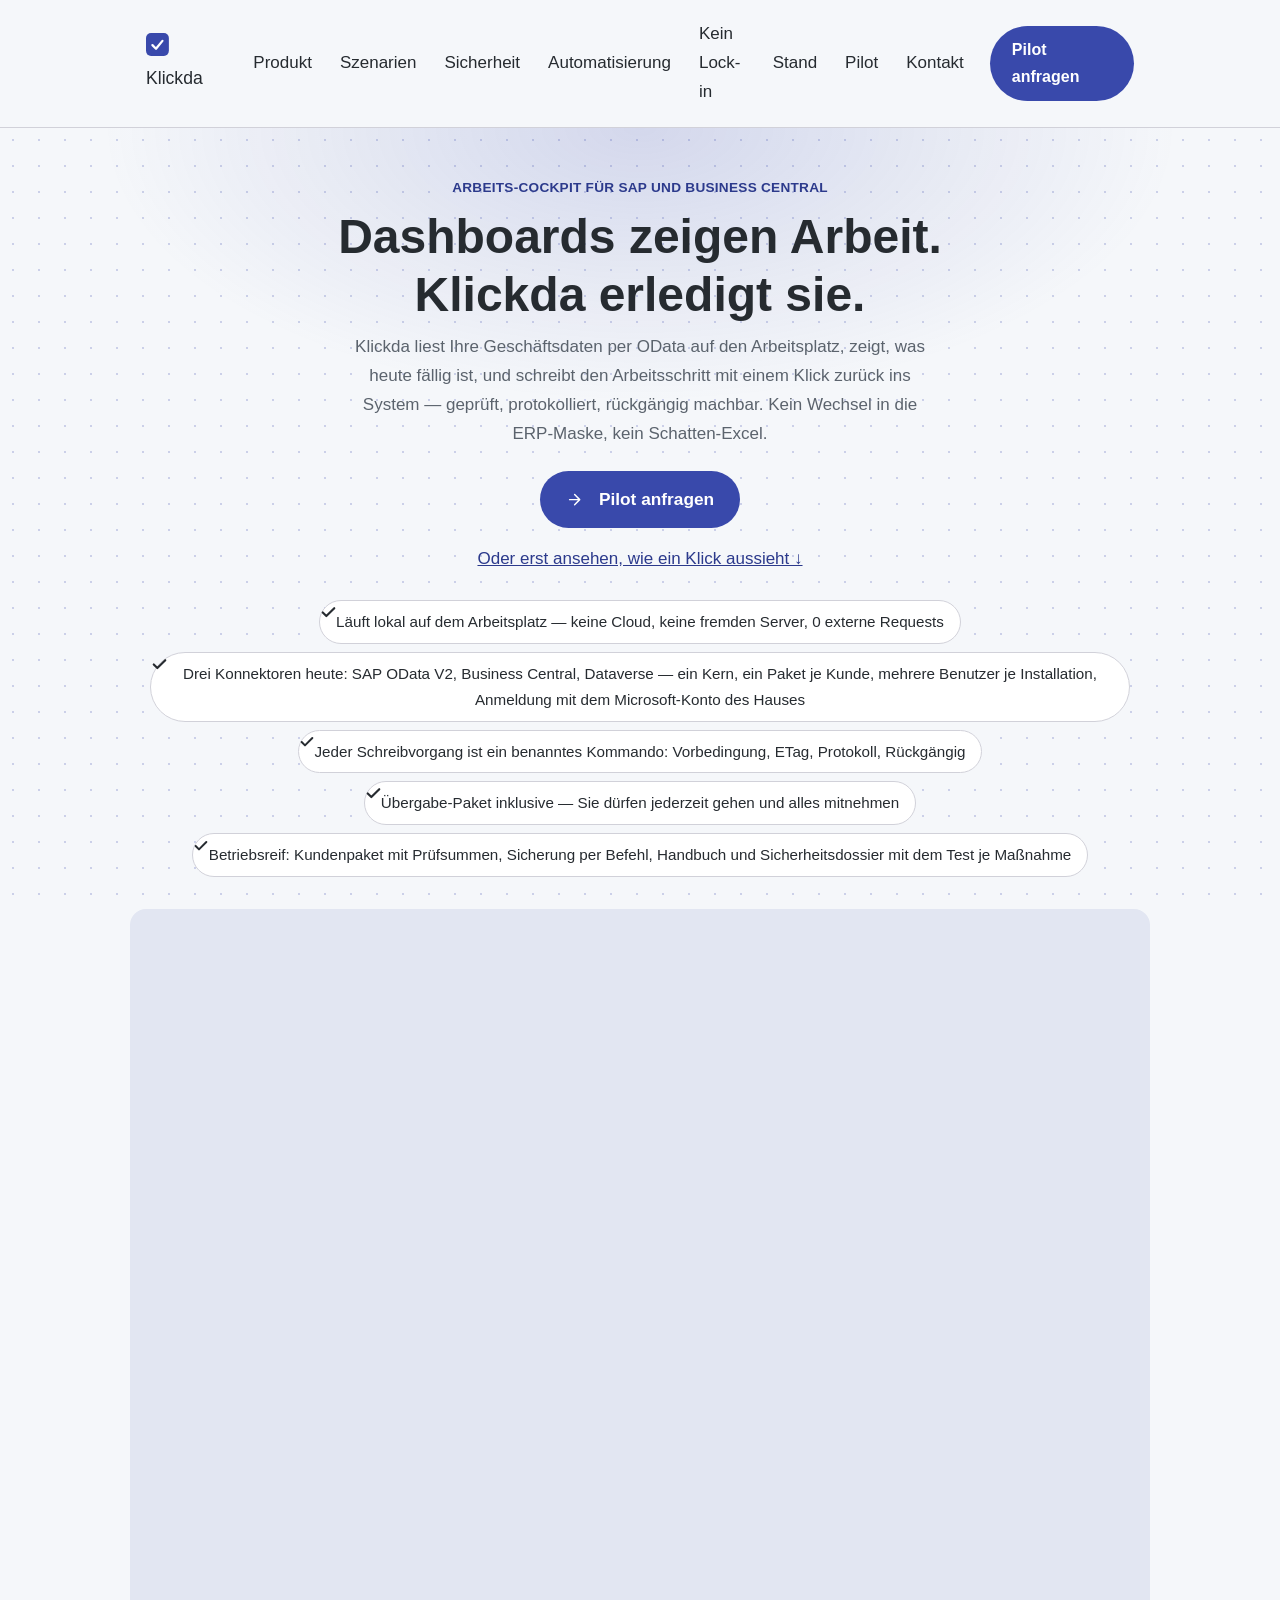
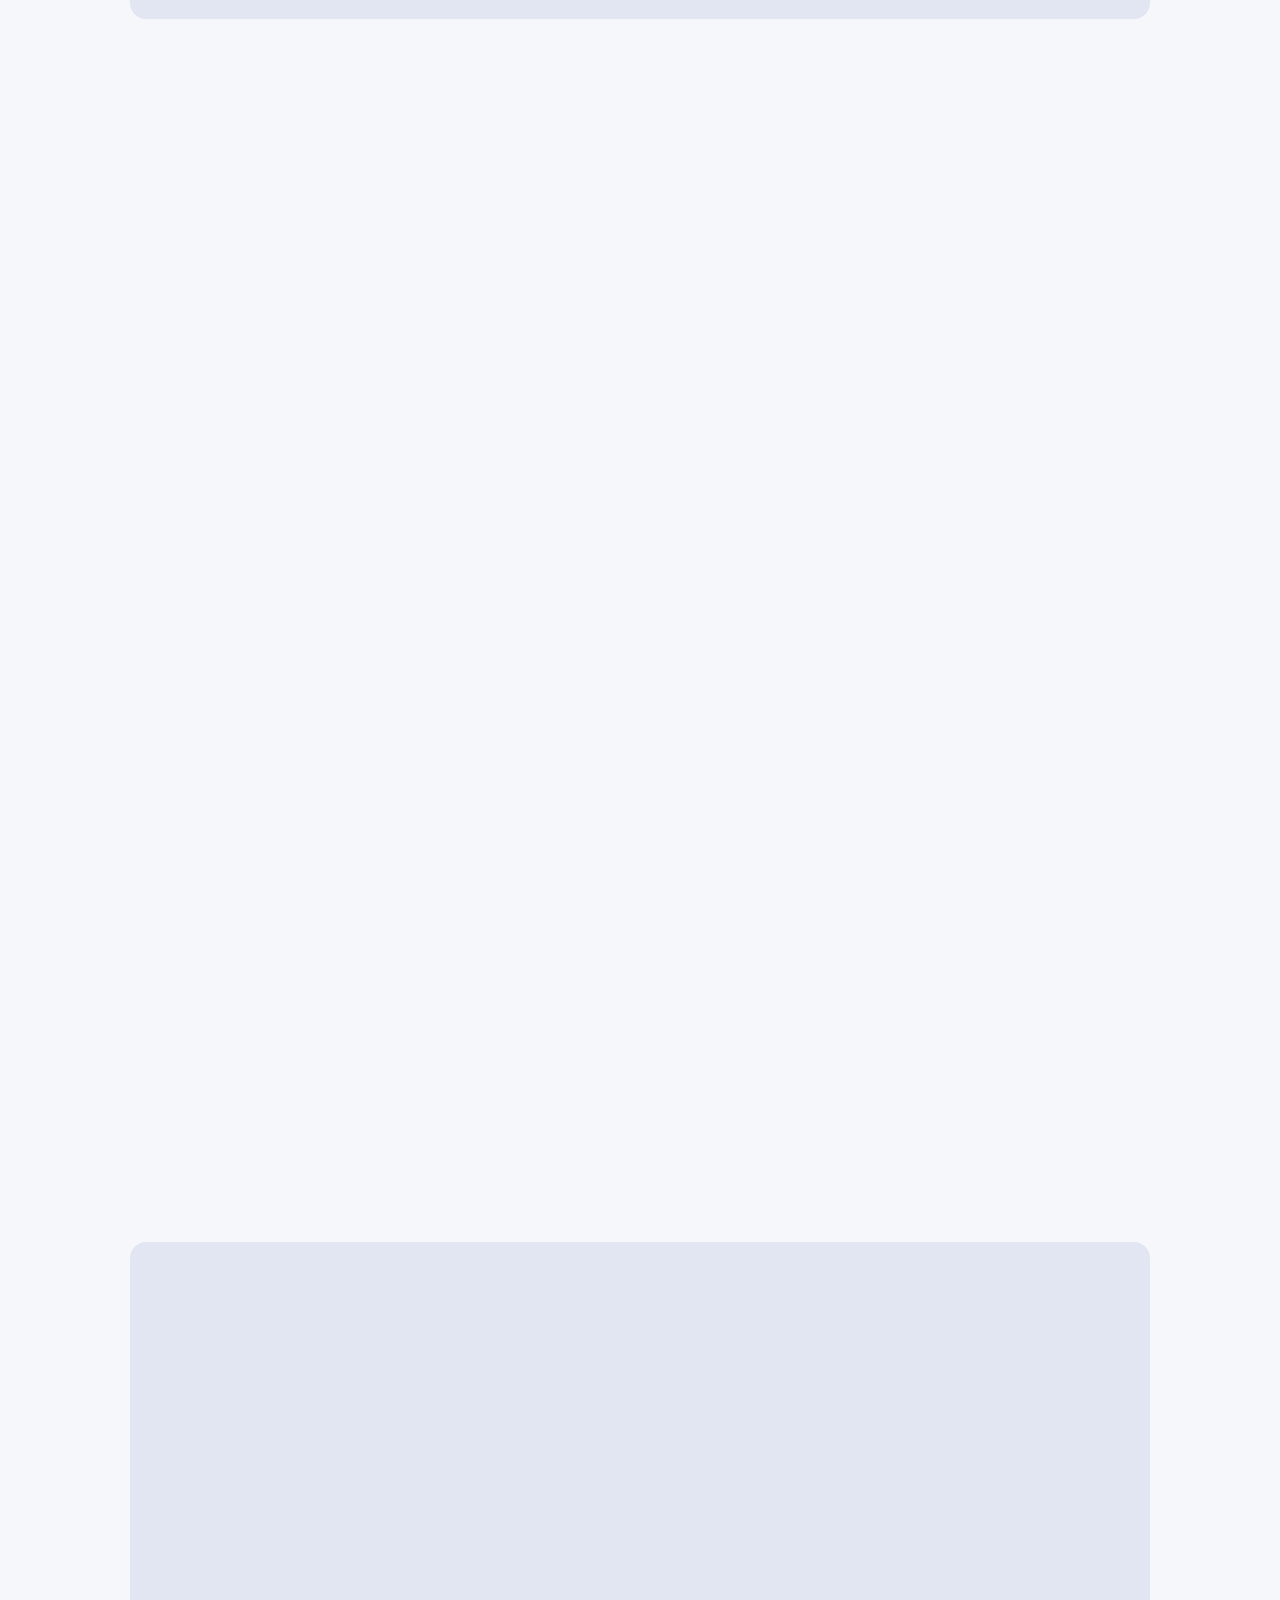
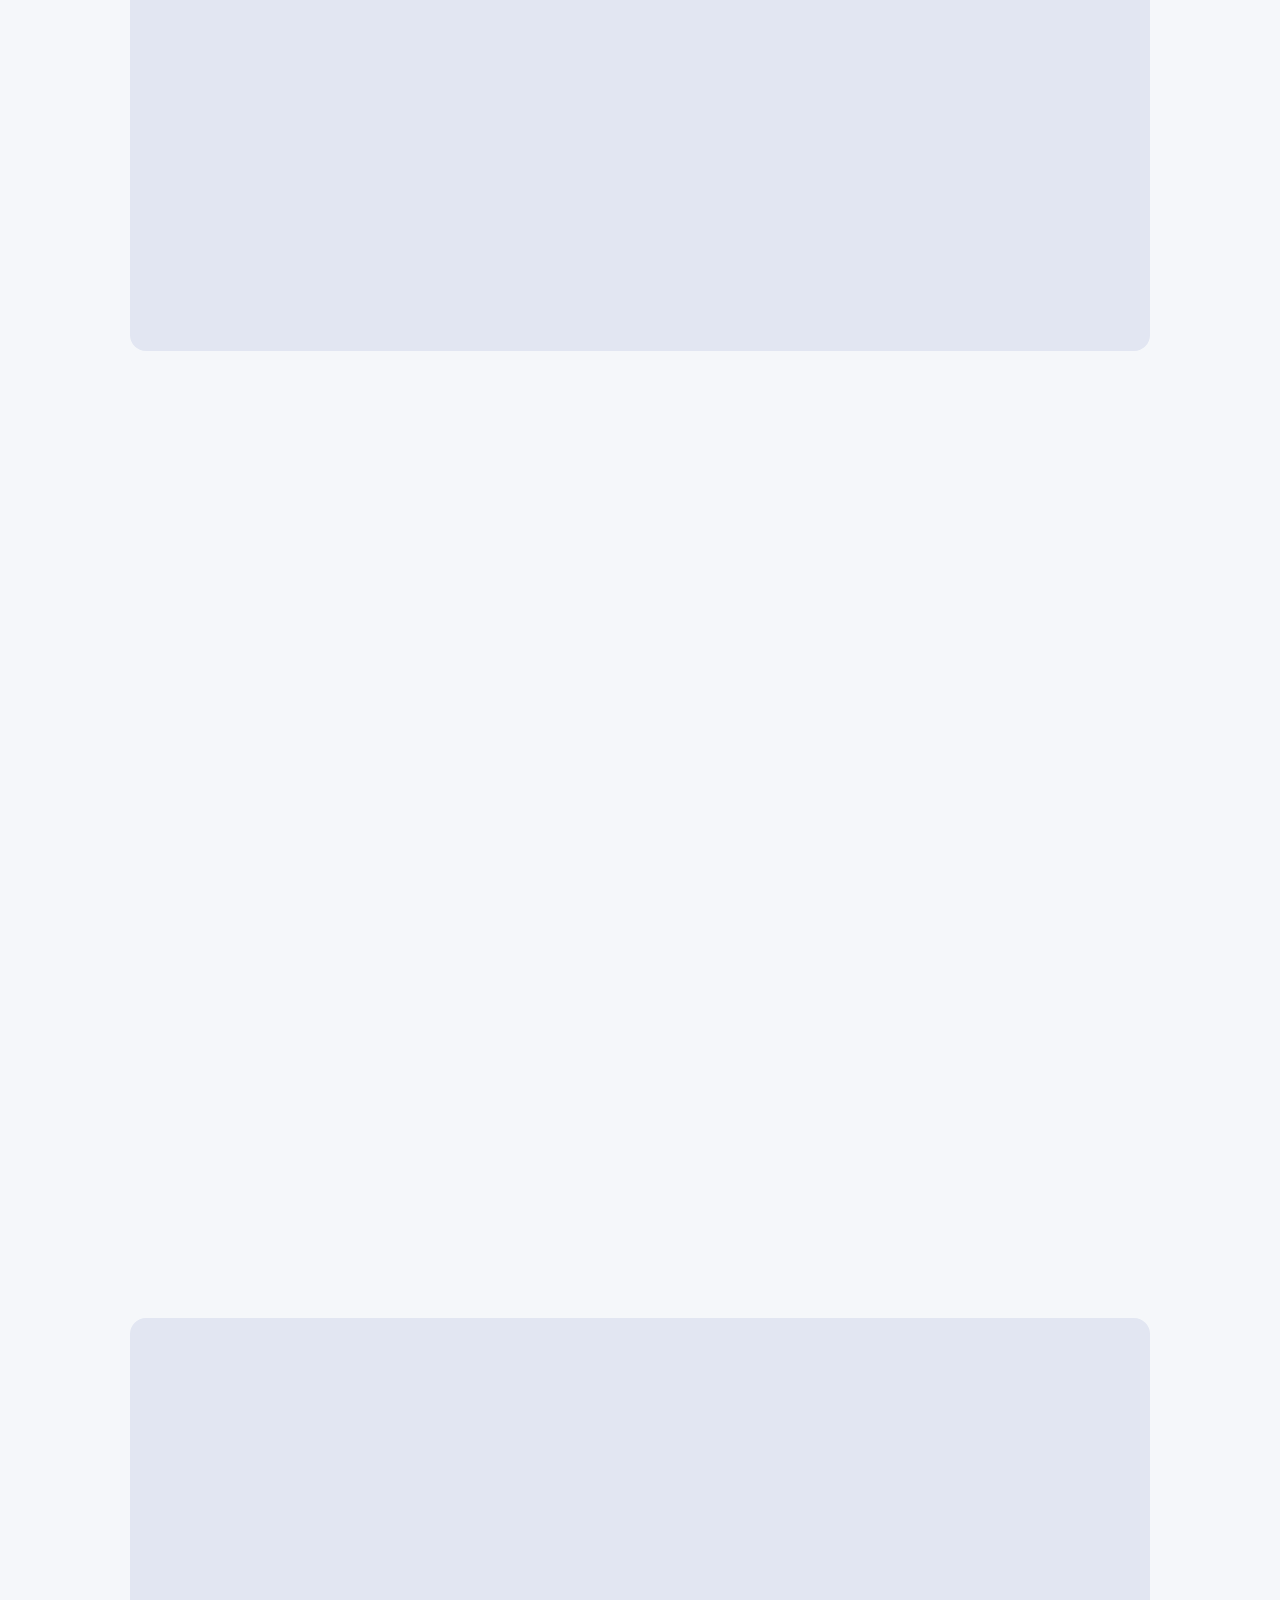
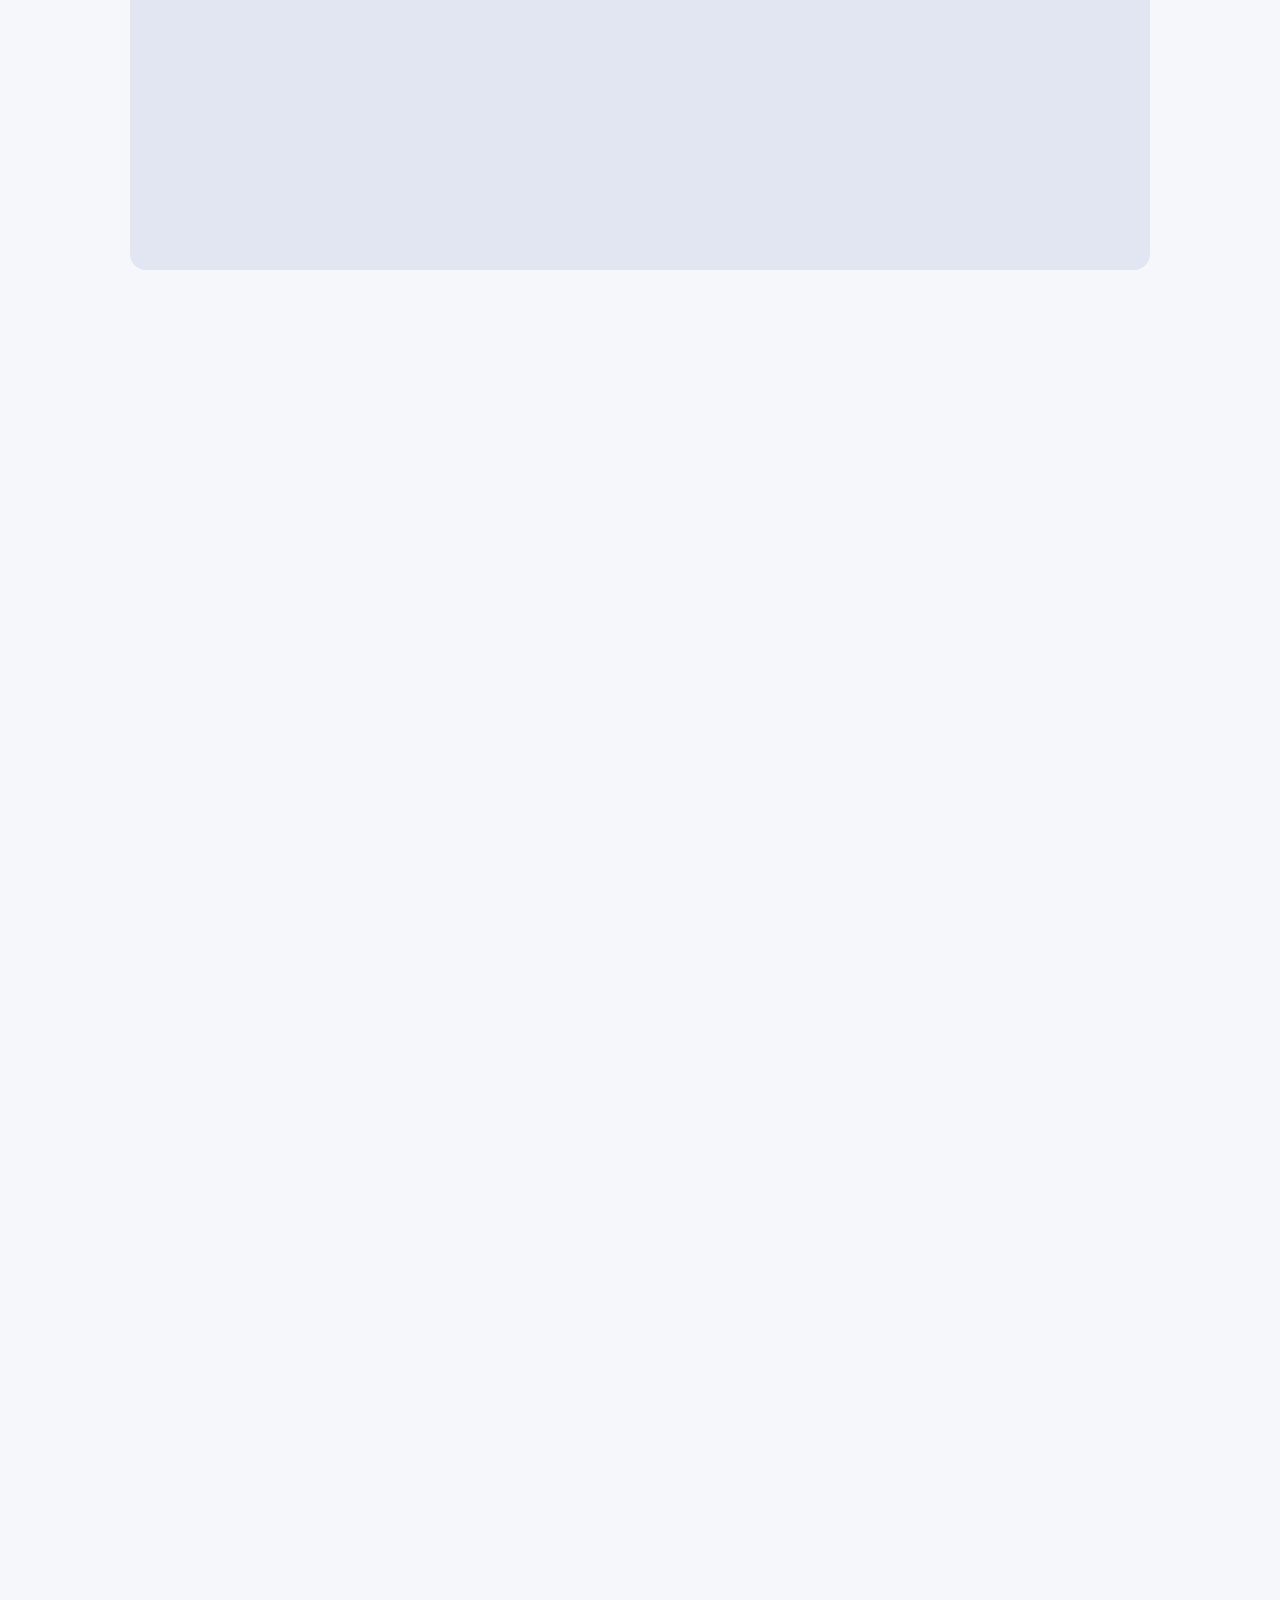
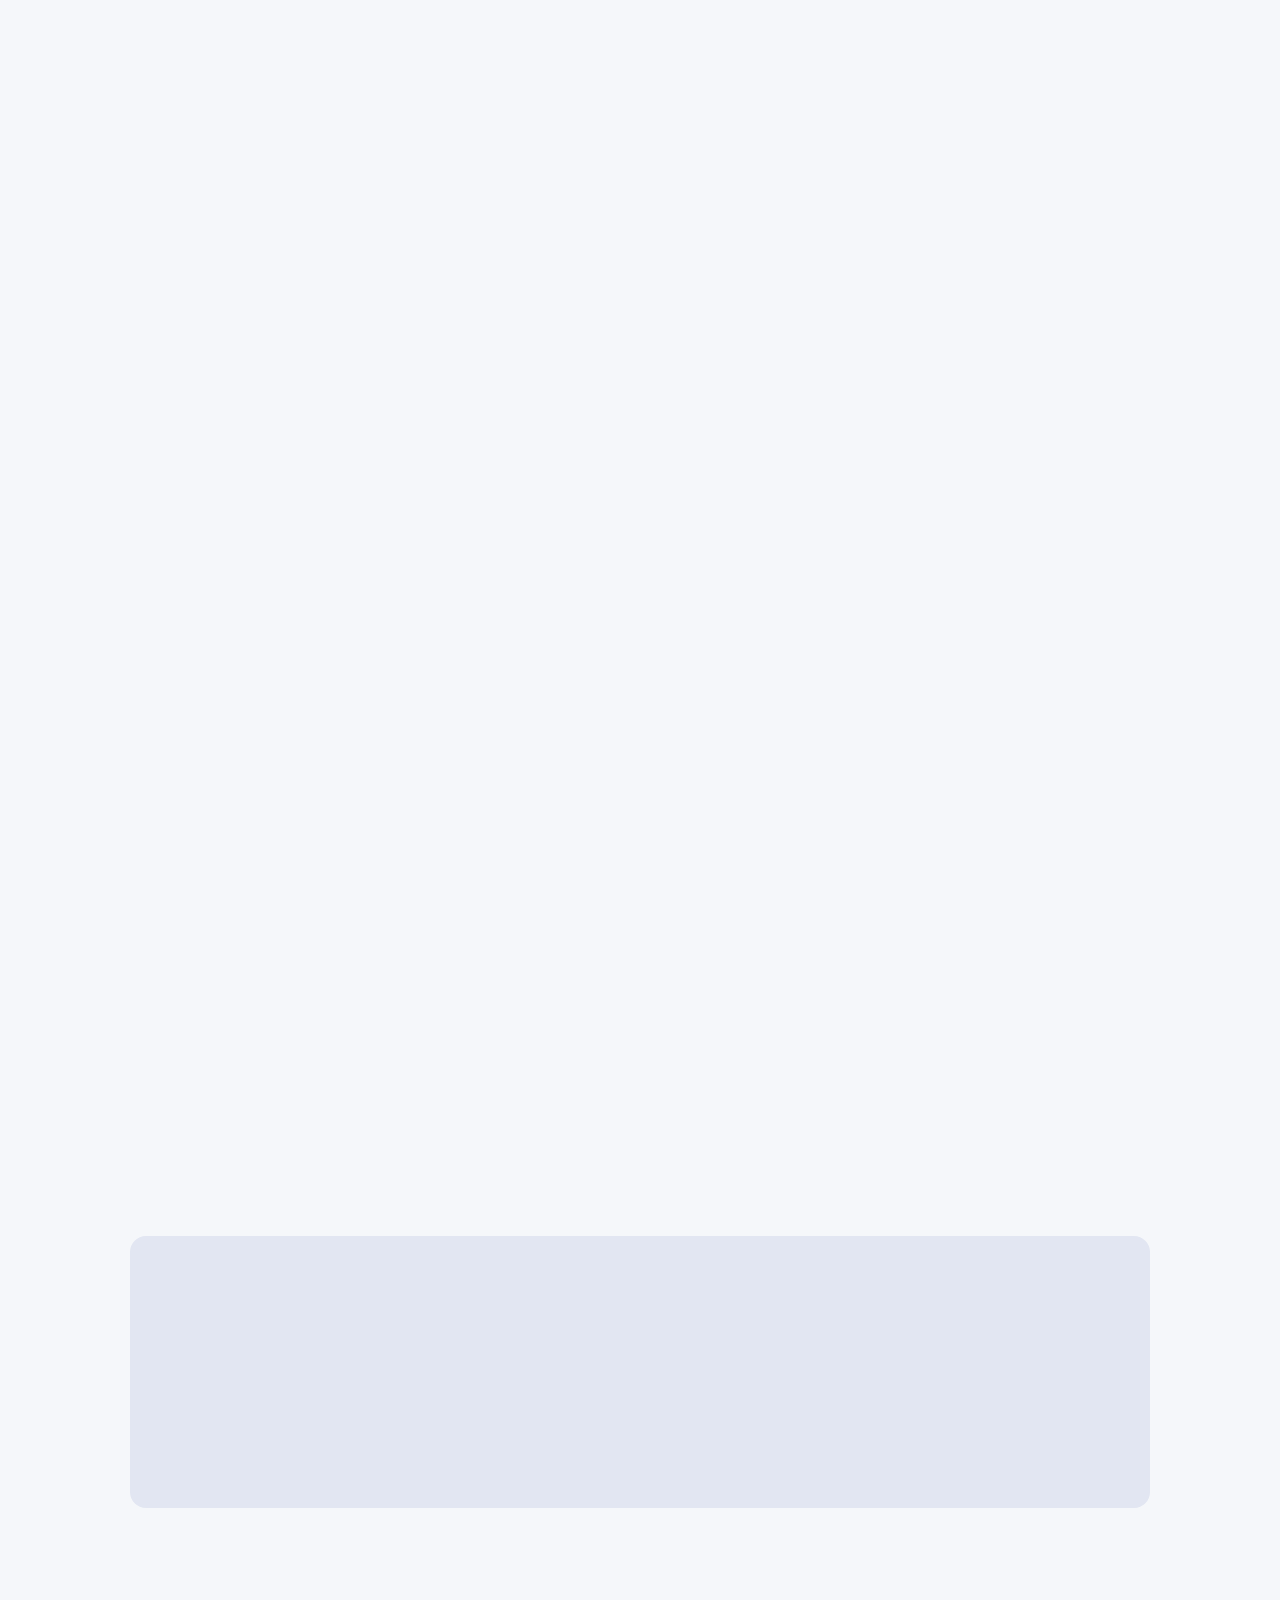
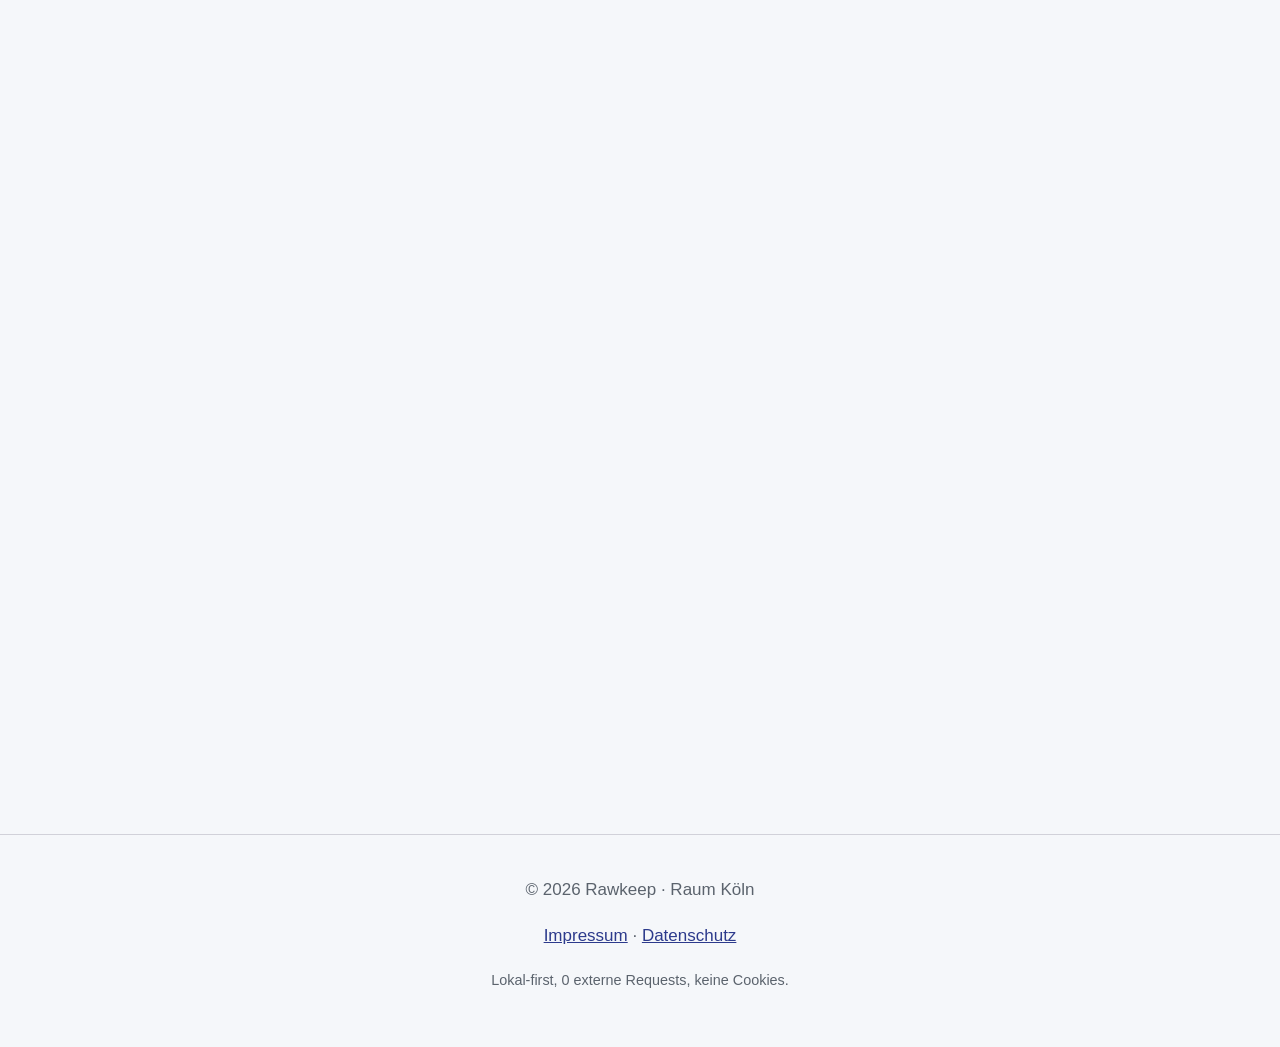
<file: index.html>
<!doctype html>
<html lang="de">
<head>
  <meta charset="utf-8">
  <meta name="viewport" content="width=device-width, initial-scale=1">
  <title>Klickda — Ein Klick. Da.</title>
  <meta name="description" content="Klickda liest Ihre SAP- und Business-Central-Daten lokal, zeigt, was heute fällig ist, und erledigt es mit einem Klick — geprüft, protokolliert, rückgängig machbar. Mit Übergabe-Paket: Sie dürfen gehen.">
  <meta property="og:title" content="Klickda — Ein Klick. Da.">
  <meta property="og:description" content="Dashboards zeigen Arbeit. Klickda erledigt sie — per OData zurück ins SAP oder Business Central, geprüft und rückgängig machbar. Kein Lock-in.">
  <meta property="og:type" content="website">
  <link rel="icon" href="favicon.svg" type="image/svg+xml">
  <link rel="manifest" href="site.webmanifest">
  <link rel="stylesheet" href="effects.css">
  <link rel="stylesheet" href="modern.css">
  <link rel="stylesheet" href="styles.css">
  <noscript><style>[data-reveal] { opacity: 1 !important; transform: none !important; }</style></noscript>
  <script type="application/ld+json">
  {
    "@context": "https://schema.org",
    "@type": "WebSite",
    "name": "Klickda",
    "url": "https://rawkeep.github.io/klickda-site/",
    "description": "Arbeits-Cockpit mit OData-Rückweg für SAP und Microsoft Dynamics 365 Business Central.",
    "inLanguage": "de"
  }
  </script>
</head>
<body>
<a class="skip" href="#produkt">Zum Inhalt springen</a>

<header class="kopf" data-nav-shrink>
  <div class="zeile">
    <a class="marke" href="#start" aria-label="Klickda — zur Startseite"><svg class="icon icon-marke" viewBox="0 0 32 32" aria-hidden="true"><rect width="32" height="32" rx="7" fill="currentColor"/><path d="M9 17l5 5 9-11" fill="none" stroke="#fff" stroke-width="3.2" stroke-linecap="round" stroke-linejoin="round"/></svg>Klickda</a>
    <nav aria-label="Hauptnavigation" class="nav" id="nav">
      <a href="#produkt">Produkt</a>
      <a href="szenarien.html">Szenarien</a>
      <a href="#sicherheit">Sicherheit</a>
      <a href="#automatisierung">Automatisierung</a>
      <a href="#wege">Kein Lock-in</a>
      <a href="#stand">Stand</a>
      <a href="pilot.html">Pilot</a>
      <a href="#kontakt">Kontakt</a>
    </nav>
    <a class="knopf knopf-primaer kopf-cta" href="#kontakt">Pilot anfragen</a>
    <button class="nav-schalter" aria-expanded="false" aria-controls="nav" id="navSchalter">
      <span class="sr-only">Menü öffnen</span><svg class="icon" viewBox="0 0 24 24" fill="none" stroke="currentColor" stroke-width="2" stroke-linecap="round" aria-hidden="true"><path d="M3 6h18M3 12h18M3 18h18"/></svg>
    </button>
  </div>
</header>

<main id="start">

  <section class="held parallax-buehne bg-glow">
    <div class="bg-punkte" data-parallax="0.25" aria-hidden="true"></div>
    <div class="inhalt">
      <p class="held-ueberzeile">Arbeits-Cockpit für SAP und Business Central</p>
      <h1>Dashboards zeigen Arbeit.<br>Klickda erledigt sie.</h1>
      <p class="held-text">Klickda liest Ihre Geschäftsdaten per OData auf den Arbeitsplatz, zeigt, was heute fällig ist, und schreibt den Arbeitsschritt mit einem Klick zurück ins System — geprüft, protokolliert, rückgängig machbar. Kein Wechsel in die ERP-Maske, kein Schatten-Excel.</p>
      <p class="held-aktion">
        <a class="knopf knopf-primaer knopf-gross" href="#kontakt"><svg class="icon" viewBox="0 0 24 24" fill="none" stroke="currentColor" stroke-width="2" stroke-linecap="round" stroke-linejoin="round" aria-hidden="true"><path d="M5 12h14M12 5l7 7-7 7"/></svg>Pilot anfragen</a>
      </p>
      <p class="held-neben"><a href="#produkt">Oder erst ansehen, wie ein Klick aussieht ↓</a></p>
      <ul class="vertrauen" aria-label="Das zeichnet Klickda aus">
        <li>Läuft lokal auf dem Arbeitsplatz — keine Cloud, keine fremden Server, 0 externe Requests</li>
        <li>Drei Konnektoren heute: SAP OData V2, Business Central, Dataverse — ein Kern, ein Paket je Kunde, mehrere Benutzer je Installation, Anmeldung mit dem Microsoft-Konto des Hauses</li>
        <li>Jeder Schreibvorgang ist ein benanntes Kommando: Vorbedingung, ETag, Protokoll, Rückgängig</li>
        <li>Übergabe-Paket inklusive — Sie dürfen jederzeit gehen und alles mitnehmen</li>
        <li>Betriebsreif: Kundenpaket mit Prüfsummen, Sicherung per Befehl, Handbuch und Sicherheitsdossier mit dem Test je Maßnahme</li>
      </ul>
    </div>
  </section>

  <section class="abschnitt abschnitt-hell" id="szenarien">
    <h2 data-reveal>Drei Lagen, die Sie kennen</h2>
    <p class="abschnitt-intro" data-reveal>Echte Demos mit Zahlen, die bei jedem Stand nachgezählt werden — und ein Rechner für das, was der Status quo Sie kostet.</p>
    <div class="karten">
      <article class="karte lift" data-reveal><h3>Montagmorgen im Versand</h3><p>38 Lieferungen heute fällig, 11 ohne Spediteur, 7 mit erledigter Haus-Sperre, der LKW kommt um 14:00. Achtzehn VL02N-Runden — oder zwölf Klicks.</p><p><a href="szenarien.html#montag-versand">Zur Lage →</a></p></article>
      <article class="karte lift" data-reveal data-delay="1"><h3>Monatsende in Business Central</h3><p>14 Debitoren gesperrt, 9 davon längst bezahlt. Die Regel findet sie, „Alle freigeben" erledigt sie — mit Namen im Protokoll.</p><p><a href="szenarien.html#monatsende-debitoren">Zur Lage →</a></p></article>
      <article class="karte lift" data-reveal data-delay="2"><h3>Der Auftrag durchs Haus</h3><p>Vertrieb, Disposition, Versand, Wareneingang, Buchhaltung: 95 Belegvorgänge am Tag in Business Central. Freigeben, Termin, Liefern + Rechnung, Wareneingang buchen — je ein Klick, Buchungen mit einer Nachfrage.</p><p><a href="szenarien.html#belegdurchlauf">Zur Lage →</a></p></article>
      <article class="karte lift" data-reveal data-delay="2"><h3>Kreditsperren im CRM</h3><p>12 Konten gesperrt, 8 Limits genehmigt, zwei Masken je Konto. Mit Klickda ein Ablauf: Sperre weg, Limit neu, rückgängig als Ganzes.</p><p><a href="szenarien.html#kreditsperre-crm">Zur Lage →</a></p></article>
    </div>
  </section>

  <section class="abschnitt" id="produkt">
    <h2 data-reveal>So sieht ein Klick aus</h2>
    <p class="abschnitt-intro" data-reveal>Eine gesperrte Lieferung, ein Knopf „Sperre aufheben", ein Protokolleintrag — und ein „Rückgängig", das die alte Sperre wieder setzt. Keine Nachfrage, kein Formular.</p>
    <figure class="bild" data-reveal>
      <img src="klickda-cockpit.png" width="1280" height="860" alt="Klickda-Oberfläche: Liste gesperrter Lieferungen mit Mandant-Chip, Sichten, Suche und je Zeile dem Knopf „Sperre aufheben"; unten ein Hinweis „Lieferung 80000009: Liefersperre aufheben — erledigt" mit Rückgängig-Knopf." loading="lazy">
      <figcaption>Echter Stand aus der automatischen Abnahme gegen nachgebaute Gateways: Mandant immer sichtbar, Tagesbericht oben, ein primärer Knopf je Zeile, Rückgängig statt Bestätigungsdialog.</figcaption>
    </figure>
    <div class="stufen">
      <article class="karte lift stufe" data-reveal>
        <span class="stufe-nr" aria-hidden="true">1</span>
        <h3>Daten ziehen</h3>
        <p>Der Konnektor liest die Entität per OData seitenweise in einen lokalen Spiegel. Jeder Satz trägt Mandant, Rohsatz und den letzten Lesezeitpunkt. Nichts verlässt das Haus.</p>
      </article>
      <article class="karte lift stufe" data-reveal data-delay="1">
        <span class="stufe-nr" aria-hidden="true">2</span>
        <h3>In der App nutzen</h3>
        <p>Sichten, Spalten und Suche kommen aus dem Workflow-Paket Ihres Hauses. Die Liste zeigt, was anliegt — ohne das ERP mit jeder Abfrage zu belasten.</p>
      </article>
      <article class="karte lift stufe" data-reveal data-delay="2">
        <span class="stufe-nr" aria-hidden="true">3</span>
        <h3>An den echten Ablauf anbinden</h3>
        <p>Jeder Arbeitsschritt ist ein Kommando mit Vorbedingung, Änderung und Gegenkommando. Der Klick ist die Bestätigung, das Protokoll die Quittung.</p>
      </article>
    </div>
  </section>

  <section class="abschnitt abschnitt-hell" id="sicherheit">
    <h2 data-reveal>Sicherheit, die eine IT-Abteilung freigibt</h2>
    <p class="abschnitt-intro" data-reveal>Schreiben ins ERP ist Vertrauenssache. Deshalb kann Klickda weniger als ein Makro — und genau das ist der Punkt.</p>
    <div class="karten karten-sechs">
      <article class="karte" data-reveal><h3>Kommando statt Formular</h3><p>Es gibt keinen freien Schreibzugriff aus der Oberfläche. Nur ein registriertes Kommando geht hinaus, und nur, wenn seine Vorbedingung auf dem frisch gelesenen Satz gilt.</p></article>
      <article class="karte" data-reveal data-delay="1"><h3>Konflikt statt Überschreiben</h3><p>Geschrieben wird mit dem ETag des frischen Satzes. Hat jemand dazwischen geändert, zeigt Klickda vorher und jetzt — und schreibt nichts. Nie „Last Write Wins".</p></article>
      <article class="karte" data-reveal data-delay="2"><h3>Doppelklick ist kein Doppelbuchen</h3><p>Ein deterministischer Idempotenzschlüssel aus Kommando, Satz und Ausgangsstand macht den zweiten Klick wirkungslos — auch bei Netzabbruch und Wiederholung.</p></article>
      <article class="karte" data-reveal><h3>Protokoll, das niemand kürzt</h3><p>Jeder Schritt steht hash-verkettet im Protokoll: eingereiht, erledigt, Konflikt, verworfen, rückgängig. Eine nachträgliche Änderung fällt auf.</p></article>
      <article class="karte" data-reveal data-delay="1"><h3>Rollen und Mandanten</h3><p>Lesen, bearbeiten, verwalten — ein Kommando trägt die nötige Rolle, der Server weist ab und protokolliert. Der Mandant steht in jeder Abfrage, nicht nur in der Anzeige.</p></article>
      <article class="karte" data-reveal data-delay="2"><h3>Nur lesend, bis Sie es öffnen</h3><p>Die ersten Wochen laufen rein lesend. Der Rückweg kommt mit einem Feld, einer eigenen Rolle im Zielsystem und dem Protokoll auf dem Tisch der IT — bevor der erste echte Klick fällt.</p></article>
    </div>
  </section>

  <section class="abschnitt" id="automatisierung">
    <h2 data-reveal>Automatisierung ab dem ersten Tag — über denselben Weg</h2>
    <p class="abschnitt-intro" data-reveal>Eine Regel findet, was zu tun ist. Ein Mensch gibt frei. Beides läuft durch dieselbe Prüfung wie der Klick.</p>
    <ol class="ablauf" data-reveal>
      <li><strong>Regel</strong> — ein Filter über Ihren Daten plus ein Kommando, zum Beispiel: Kreditsperren älter als 30 Tage zur Freigabe vorschlagen.</li>
      <li><strong>Vorschlag</strong> — die Regel schreibt nichts. Sie legt Vorschläge an, jeder mit dem Grund, warum er dasteht.</li>
      <li><strong>Freigabe</strong> — einzeln oder alle auf einmal, mit Ihrer Rolle und Ihrem Namen im Protokoll. Erst dann wird es ein Kommando.</li>
      <li><strong>Ausführen ohne Klick</strong> — wenn Sie es wollen: nur mit Verwaltungsrolle, mit Obergrenze je Lauf, und jede Ausführung bleibt rückgängig machbar.</li>
      <li><strong>Ein Klick, mehrere Dinge</strong> — ein Ablauf reiht mehrere Kommandos aneinander, auch über Systeme hinweg: Sperre weg, Limit neu, Kunde entsperrt. Jeder Schritt wird geprüft, hält einer, wird das Erledigte zurückgenommen.</li>
      <li><strong>Bestehenden Prozess lesen</strong> — ein Prozessmodell aus BPMN, n8n oder Power Automate hinein, und Klickda sagt, welche Schritte ein Knopf, eine Regel oder ein Ablauf werden, was offen bleibt, und zählt im Probelauf, was es heute träfe. Das Paket wird geschrieben, aktiviert wird es von Ihnen.</li>
      <li><strong>Assistent</strong> — erklärt einen Konflikt in Worten, findet im Protokoll wiederholte Klicks und schreibt daraus Regel-Entwürfe. Ein lokales Sprachmodell darf dazukommen und höchstens einen Vorschlag machen. Es entscheidet nichts.</li>
    </ol>
  </section>

  <section class="abschnitt abschnitt-hell" id="wege">
    <h2 data-reveal>Kein Lock-in: drei Wege, alle gleichwertig</h2>
    <p class="abschnitt-intro" data-reveal>Was Klickda für Sie automatisiert, gehört Ihnen. Sie entscheiden, wo es langfristig läuft.</p>
    <div class="karten">
      <article class="karte lift" data-reveal>
        <h3>Bleiben</h3>
        <p>Klickda als Arbeitsplatz-Lizenz, Ihre Workflow-Pakete gepflegt vom Werk. Kündbar zum Monatsende.</p>
      </article>
      <article class="karte lift" data-reveal data-delay="1">
        <h3>Übergeben</h3>
        <p>Je Automatisierung ein Übergabe-Paket: Prozessmodell für n8n, BPMN und Power Automate, Spezifikation mit dem Code jeder Bedingung, Ihr Protokoll als CSV. Nachbau im eigenen System — sukzessive, nach Rücksprache, durch Sie oder durch das Werk.</p>
      </article>
      <article class="karte lift" data-reveal data-delay="2">
        <h3>Eigenes bauen</h3>
        <p>Eigene Software, konzipiert und gebaut nach Architektur-Briefing. Klickda ist die Brücke, bis sie steht.</p>
      </article>
    </div>
    <p class="hinweis-klein" data-reveal>Das Übergabe-Paket ist immer verfügbar — ein Knopf in der Oberfläche, keine Rücksprache nötig. Preise je Arbeitsplatz, Konnektor und Übergabe auf Anfrage.</p>
  </section>

  <section class="abschnitt" id="konnektoren">
    <h2 data-reveal>Konnektoren</h2>
    <div class="konnektoren" data-reveal>
      <div class="konnektor"><h3>SAP S/4HANA, OData V2</h3><p>CSRF-Token und Sitzungs-Cookie aus dem Einzel-GET, ETag als If-Match, Folgeseiten sauber über den Proxy. Gegen ein nachgebautes Gateway mit genau diesen Kanten getestet.</p></div>
      <div class="konnektor"><h3>Dynamics 365 Business Central, API v2.0</h3><p>OAuth über Entra-App, Company-Auflösung, GUID-Schlüssel, If-Match als Pflicht. Eigener Fake, eigener Durchstich.</p></div>
      <div class="konnektor"><h3>Dataverse, Dynamics 365 Sales</h3><p>Web API v9.2, Bearer-Token, GUID-Schlüssel, ETag als If-Match — nie ein Upsert durch die Hintertür. Eigener Fake, eigener Durchstich.</p></div>
      <div class="konnektor"><h3>OData V4, generisch</h3><p>Die Basis der V4-Adapter und jedes weiteren Systems, das OData spricht. Ein Vertrag, ein Adapter je System, nie ein Umbau des Kerns.</p></div>
    </div>
  </section>

  <section class="abschnitt" id="stand">
    <h2 data-reveal>Stand der Entwicklung</h2>
    <p class="abschnitt-intro" data-reveal>Klickda wird offen gebaut: jede Version mit Tests gegen nachgebaute Gateways und einer Abnahme im echten Browser. Was hier steht, läuft.</p>
    <dl class="stand" data-reveal>
      <div><dt>0.9.0 · November 2026</dt><dd>Der Beleg durchs Haus: Kundenaufträge, Anlieferung und Retouren in Business Central mit Freigabe, Liefertermin, Lieferung, Wareneingang und Gutschrift. Zwei Arten von Klick — Feld ändern und Belegaktion — und Buchungen als das, was sie sind: eine Nachfrage, dann gebucht, kein Rückgängig. Viertes Szenario mit fünf Abteilungen. 123 Tests.</dd></div>
      <div><dt>0.8.0 · Oktober 2026</dt><dd>Drei Szenarien als echte Demos: Montagmorgen im Exportversand, Monatsende in Business Central, Kreditsperren im CRM — Zahlen aus dem Code, Bilder aus der Abnahme, ein Rechner für den Status quo. Betriebsprobe: das Kundenpaket als eigener Prozess mit 31 Stationen, die Konnektoren an ihren Kanten (Zeitlimit, Abbruch, 412, OAuth-Token widerrufen), Sicherung, Update, Wiederherstellung. 112 Tests.</dd></div>
      <div><dt>0.7.0 · Oktober 2026</dt><dd>Betriebsreife: Schema-Version im Spiegel mit Sicherung vor jedem Update, Sicherung per Befehl und gegengeprüft, Gesundheitsendpunkt ohne Anmeldung, Schutz gegen fremde Herkunft und Anmelde-Brute-Force, Anmeldungen im Protokoll, Kundenpaket mit Prüfsummen und Startskripten, Leistungsbudgets als Test, Betriebshandbuch und Sicherheitsdossier für die IT, CI bei jedem Stand. 107 Tests.</dd></div>
      <div><dt>0.6.0 · Oktober 2026</dt><dd>Anmeldung mit dem Microsoft-Konto des Hauses (Entra ID, OpenID Connect mit PKCE, Token selbst geprüft) — Rollen aus Entra oder aus der eigenen Benutzerliste, nie aus dem Token geraten. Erstes Pilot-Paket „Exportversand" für SAP: Heute fällig, ohne Spediteur, Gefahrgut; Freigeben, Sperren, Spediteur, Plan-Warenausgang, und „Versand vorbereiten" als ein Klick für zwei Felder. Dazu der Pilotplan: zwei Wochen lesen, dann ein Feld, dann der Alltag. 100 Tests.</dd></div>
      <div><dt>0.5.0 · Oktober 2026</dt><dd>Abläufe: ein Klick, mehrere Kommandos, auch über Systeme hinweg — jeder Schritt geprüft, Rückgängig in umgekehrter Reihenfolge. Mehrere Benutzer je Installation mit Anmeldung und Rolle je Person. Prozess lesen: ein bestehendes Prozessmodell einlesen, Vorschläge und Entwurf erhalten, Probelauf gegen die eigenen Daten, Paket schreiben — in einem Schritt. 89 Tests.</dd></div>
      <div><dt>0.4.0 · Oktober 2026</dt><dd>Assistent: erklärt Konflikte aus vorher und jetzt, findet im Protokoll wiederholte Klicks und schreibt daraus Regel-Entwürfe fürs Paket — ohne Sprachmodell. Freie Fragen an ein lokales Modell über Ollama, höchstens ein geprüfter Vorschlag je Antwort, ausgeführt nur durch Klick. 76 Tests.</dd></div>
      <div><dt>0.3.0 · Oktober 2026</dt><dd>Lizenzschlüssel nach dem Verfahren des Werks, mit Mandant und Ablauf — und der Regel, dass eine Lizenz nur den Rückweg stoppt, nie Lesen, Protokoll oder Übergabe. Delta-Lesen für Business Central und Dataverse: nur, was sich seit dem letzten Lauf geändert hat. 69 Tests.</dd></div>
      <div><dt>0.2.0 · Oktober 2026</dt><dd>Dritter Konnektor Dataverse. Eingabemaske für Kommandos mit Werten. Tagesbericht: erledigt, wer, Regel-Läufe, offene Vorschläge und Konflikte. 60 Tests, Browser-Abnahme über drei Bereiche.</dd></div>
      <div><dt>0.1.0 · Oktober 2026</dt><dd>Kern mit Kommandos, Spiegel, Outbox, hash-verkettetem Protokoll und Rückgängig. Konnektoren SAP OData V2 und Business Central. Workflow-Pakete je Kunde, Rollen, Regeln mit Freigabe, Übergabe-Paket.</dd></div>
      <div><dt>Als Nächstes</dt><dd>Der Pilot selbst: sechs Wochen mit einem Versand und seiner IT, nach dem Plan in der Doku. Offen gegen die echte Sandbox: der Statuscode von Business Central bei fremdem ETag, und das Datumsformat des PATCH im echten SAP-Gateway.</dd></div>
    </dl>
  </section>

  <section class="abschnitt abschnitt-hell" id="ueber">
    <h2 data-reveal>Wer dahintersteht</h2>
    <p data-reveal>Klickda entsteht im Raum Köln, gebaut von einem Wirtschaftsinformatiker und Ingenieur mit Jahren in Export, Logistik und SAP-Anbindung — aus dem Ärger darüber, dass ein BI-Werkzeug das Problem zeigt und die Lösung sechs Klicks entfernt in einer anderen Maske liegt. Rawkeep baut lokal-first, ohne Cloud-Zwang, mit deterministischen Prüfungen statt Versprechen.</p>
    <p data-reveal class="hinweis-klein">Der Name Klickda ist ein Arbeitstitel; die Markenprüfung läuft.</p>
  </section>

  <section class="abschnitt" id="kontakt">
    <h2 data-reveal>Pilot anfragen</h2>
    <div class="kontakt-raster">
      <div data-reveal>
        <p>Ein Pilot beginnt mit einem Bereich, einer Sicht und einem Feld: zwei Wochen lesend, dann der erste Rückweg mit eigener Rolle im Zielsystem. Sie brauchen dafür einen Ansprechpartner im Fachbereich und einen in der IT.</p>
        <p><a href="pilot.html">So läuft ein Pilot — Phasen, Fragen der IT, Kriterien →</a></p>
        <address>
          Rawkeep · Klickda<br>
          [Straße Hausnummer] · [PLZ] Raum Köln
        </address>
      </div>
      <form class="formular" data-schutz action="mailto:[E-Mail eintragen]" method="post" enctype="text/plain" data-reveal>
        <h3>Nachricht schreiben</h3>
        <label for="fName">Ihr Name</label>
        <input id="fName" name="name" type="text" autocomplete="name" required>
        <label for="fFirma">Unternehmen und System (SAP, Business Central, anderes)</label>
        <input id="fFirma" name="firma" type="text" autocomplete="organization" required>
        <label for="fMail">E-Mail für die Antwort</label>
        <input id="fMail" name="email" type="email" autocomplete="email" required>
        <label for="fMsg">Welcher Arbeitsschritt kostet Sie heute die meisten Klicks?</label>
        <textarea id="fMsg" name="nachricht" rows="4"></textarea>
        <button class="knopf knopf-sekundaer" type="submit">Nachricht senden</button>
        <p class="hinweis-klein">Öffnet Ihr E-Mail-Programm — keine Daten an Dritte, kein Tracking auf dieser Seite.</p>
      </form>
    </div>
  </section>

</main>

<footer class="fuss">
  <p>© <span id="jahr">2026</span> Rawkeep · Raum Köln</p>
  <p><a href="impressum.html">Impressum</a> · <a href="datenschutz.html">Datenschutz</a></p>
  <p class="hinweis-klein">Lokal-first, 0 externe Requests, keine Cookies.</p>
</footer>

<script src="main.js"></script>
<script src="effects.js" defer></script>
<script src="formular-schutz.js" defer></script>
</body>
</html>
</file>
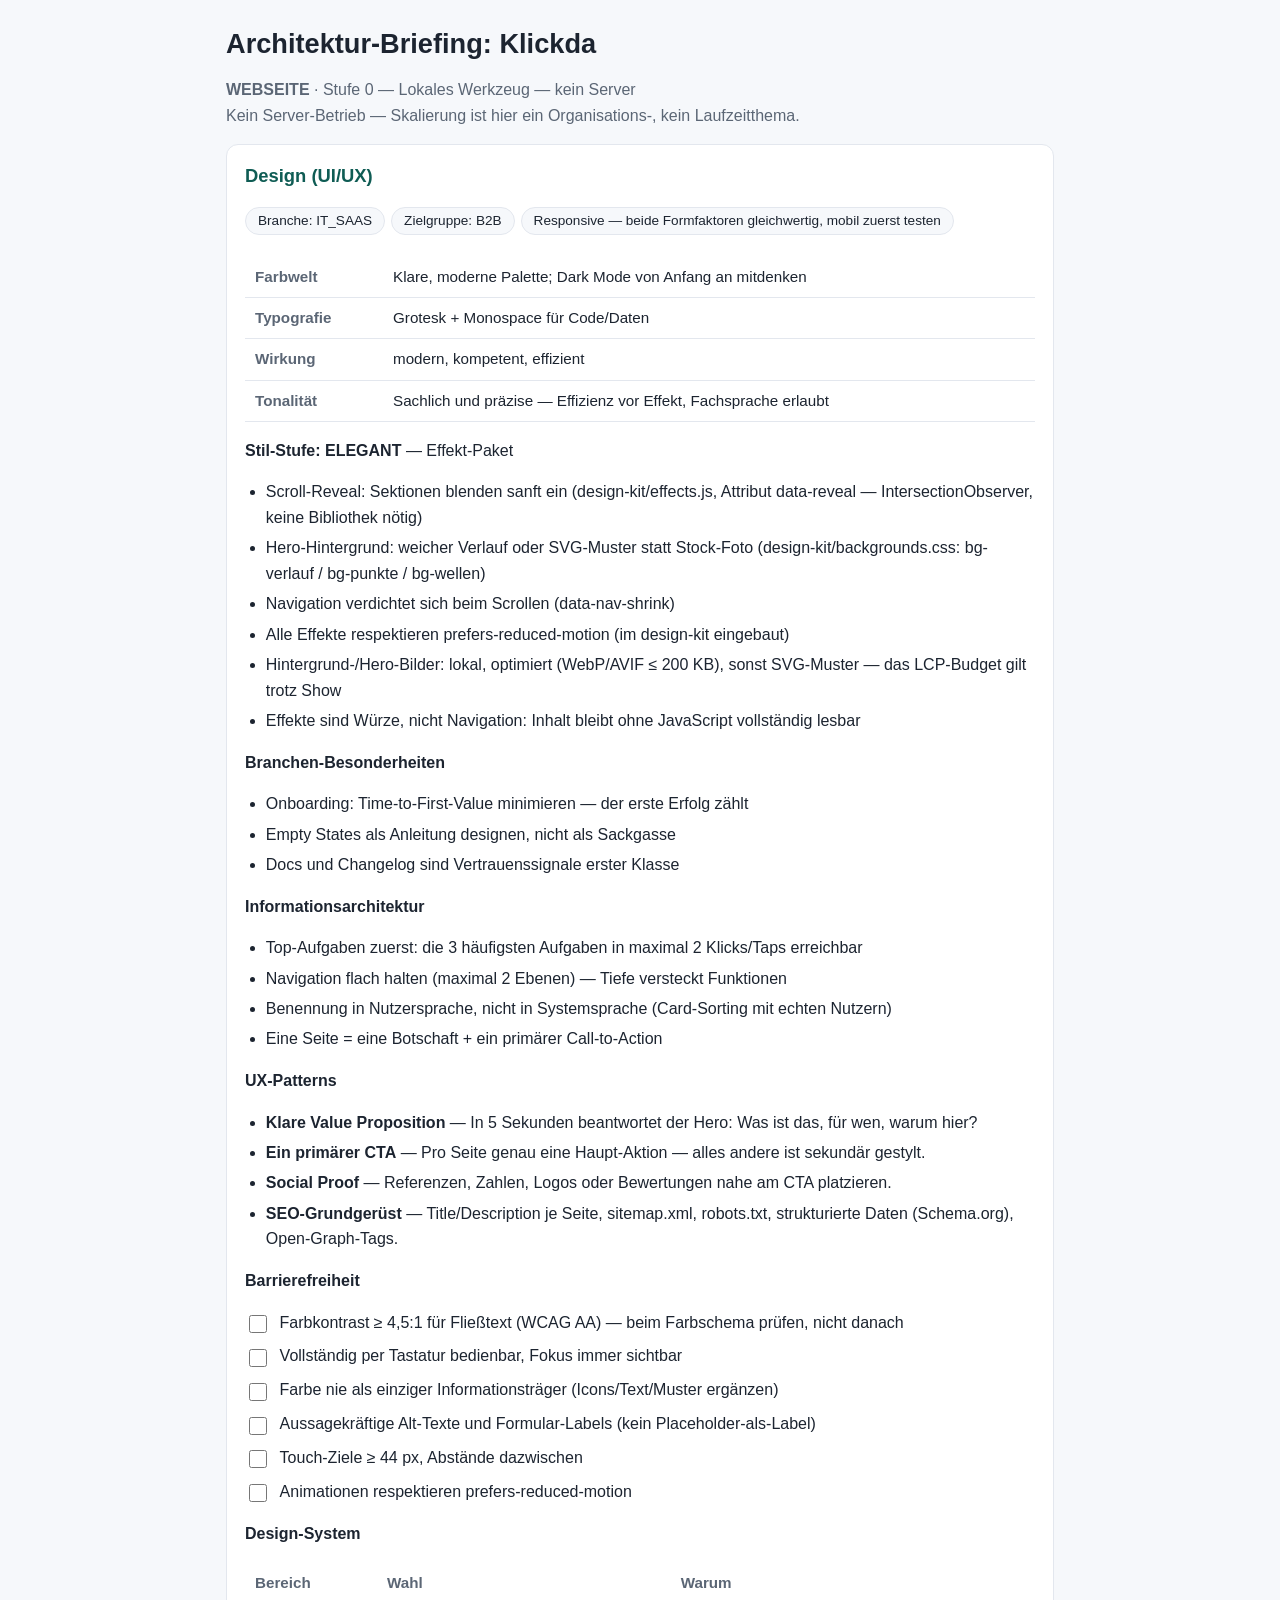
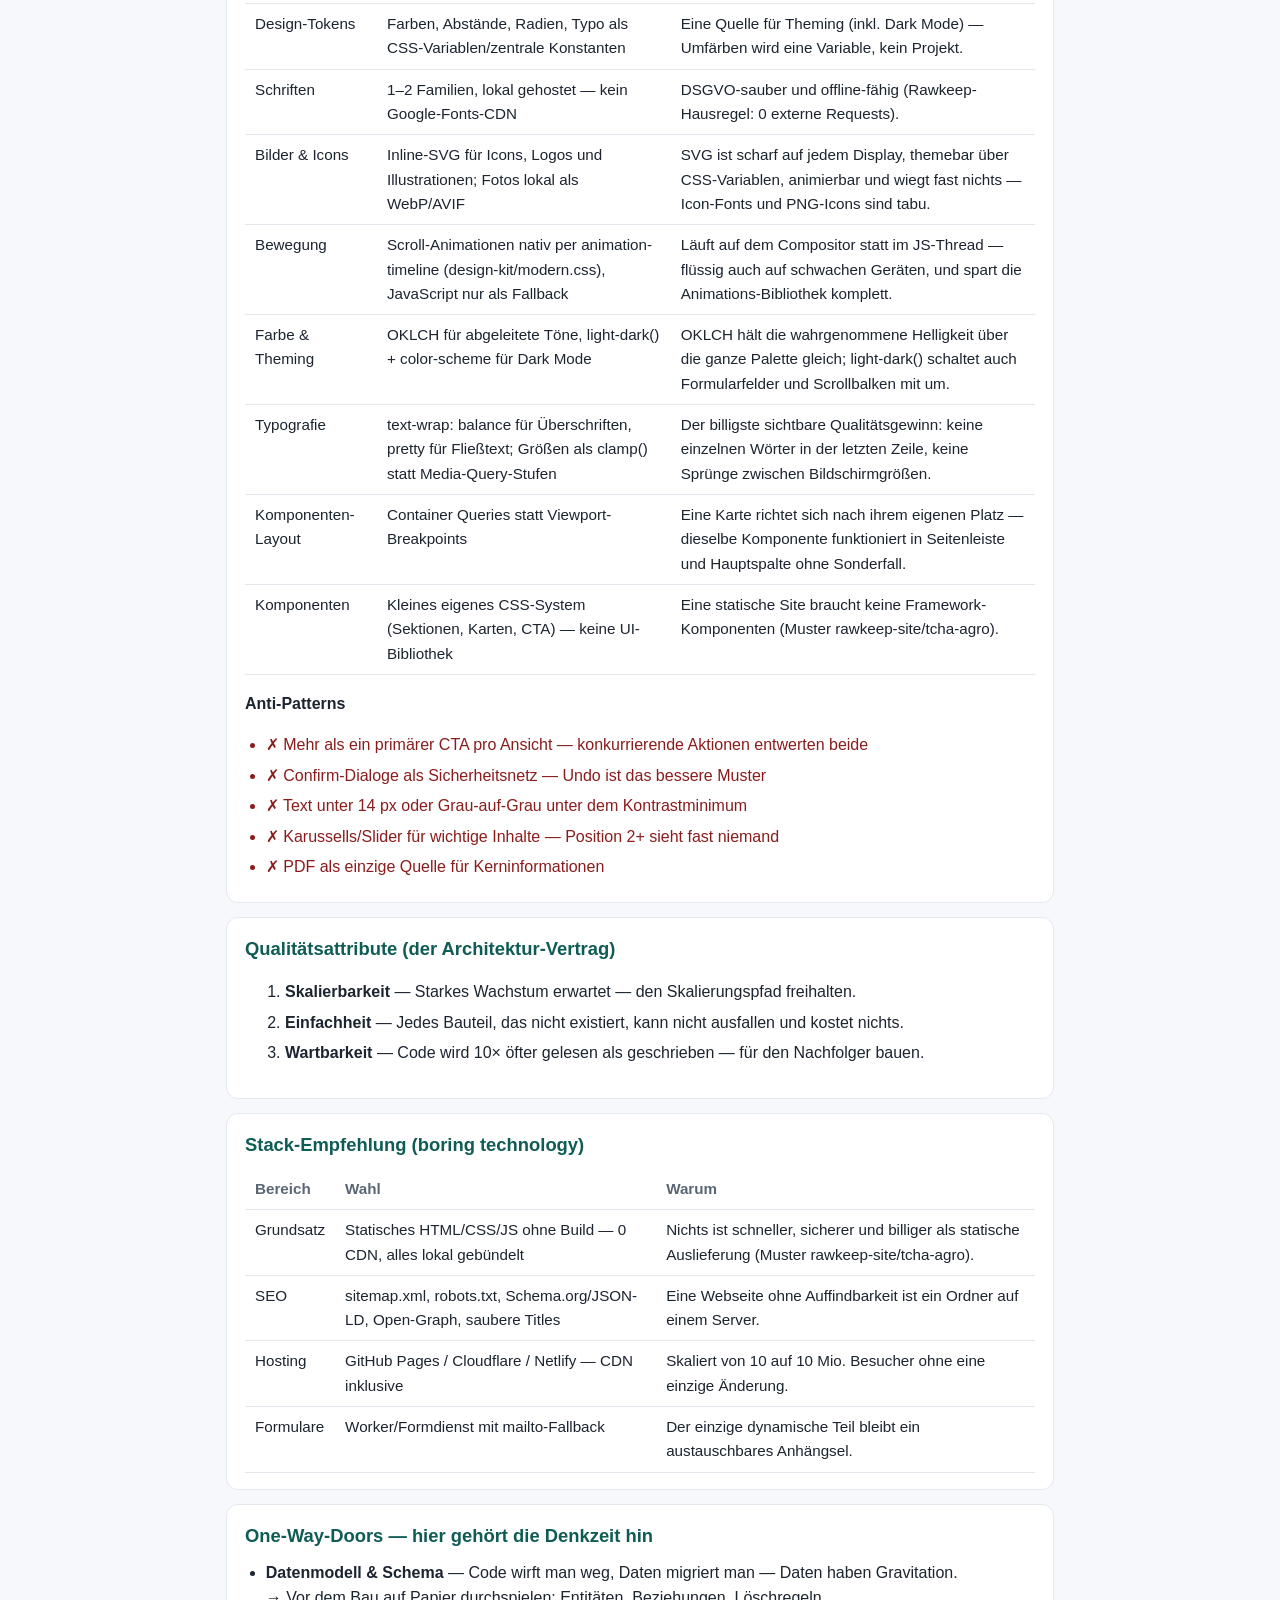
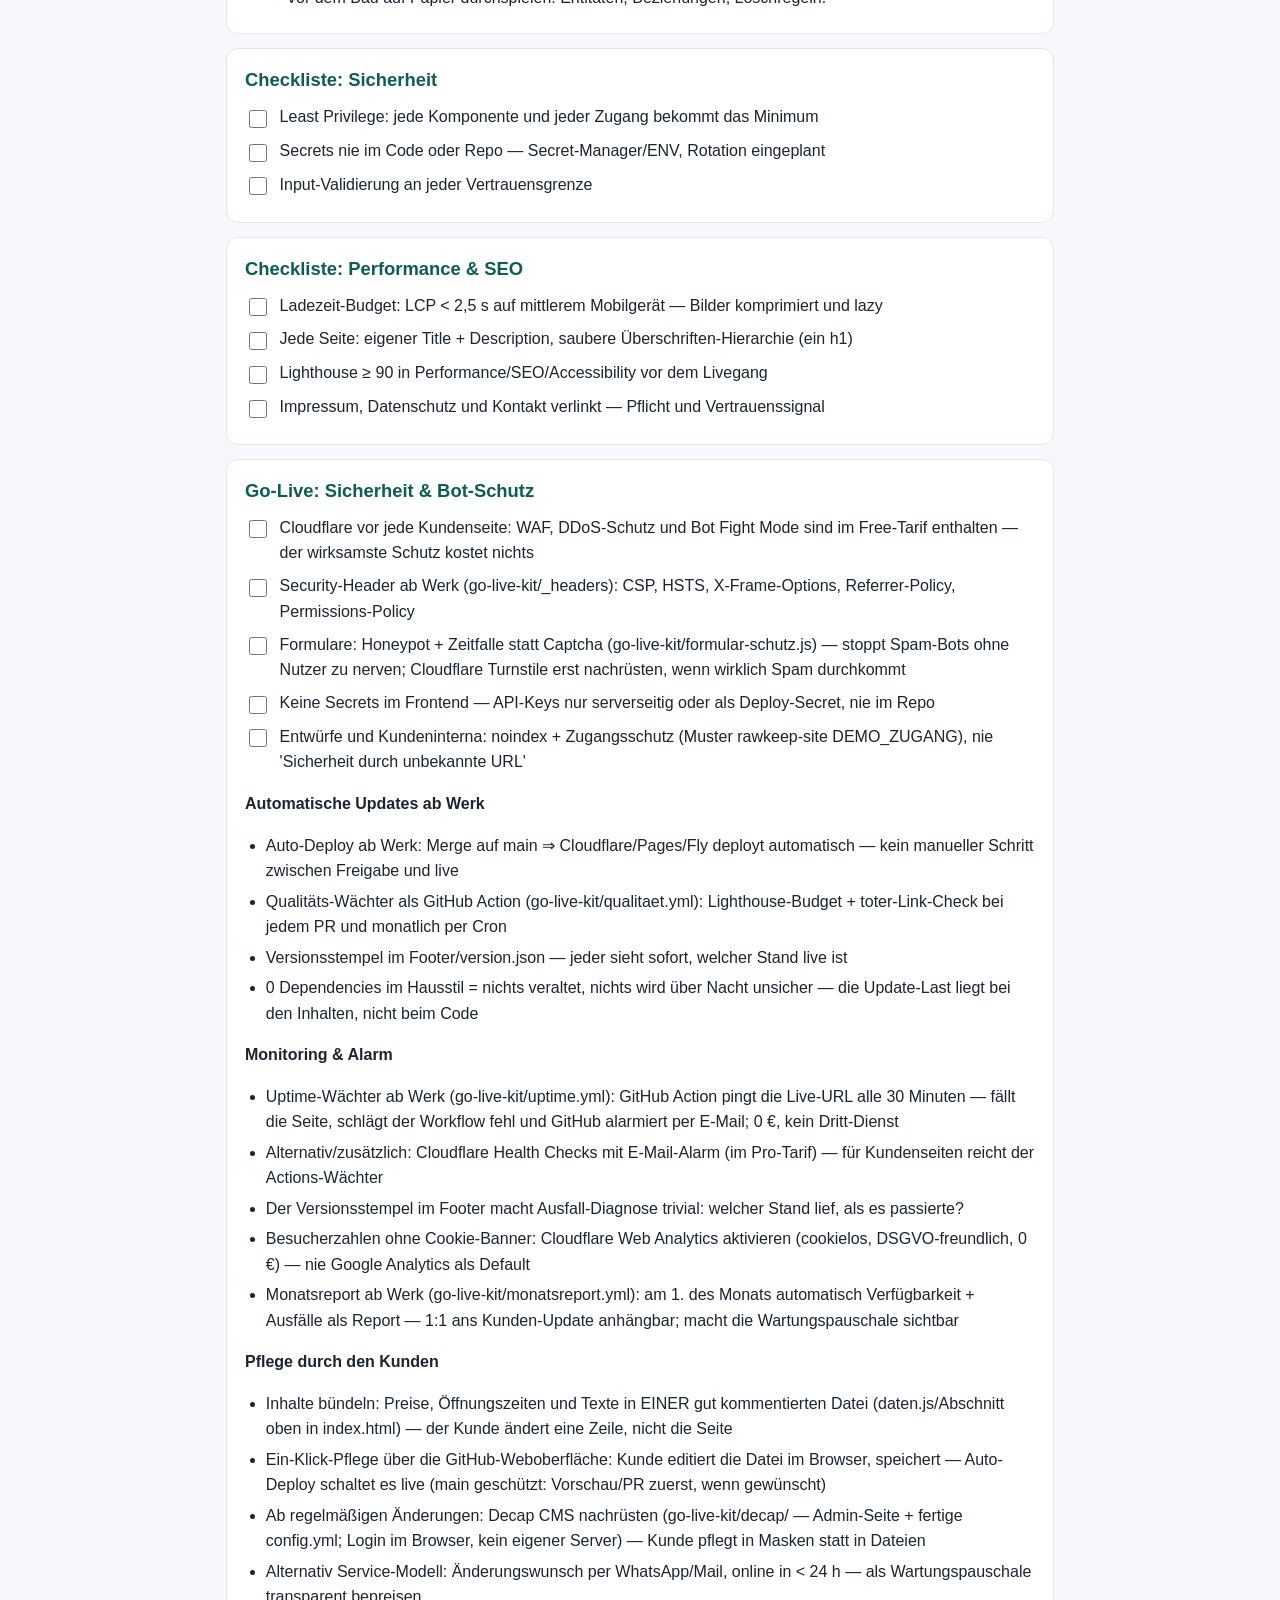
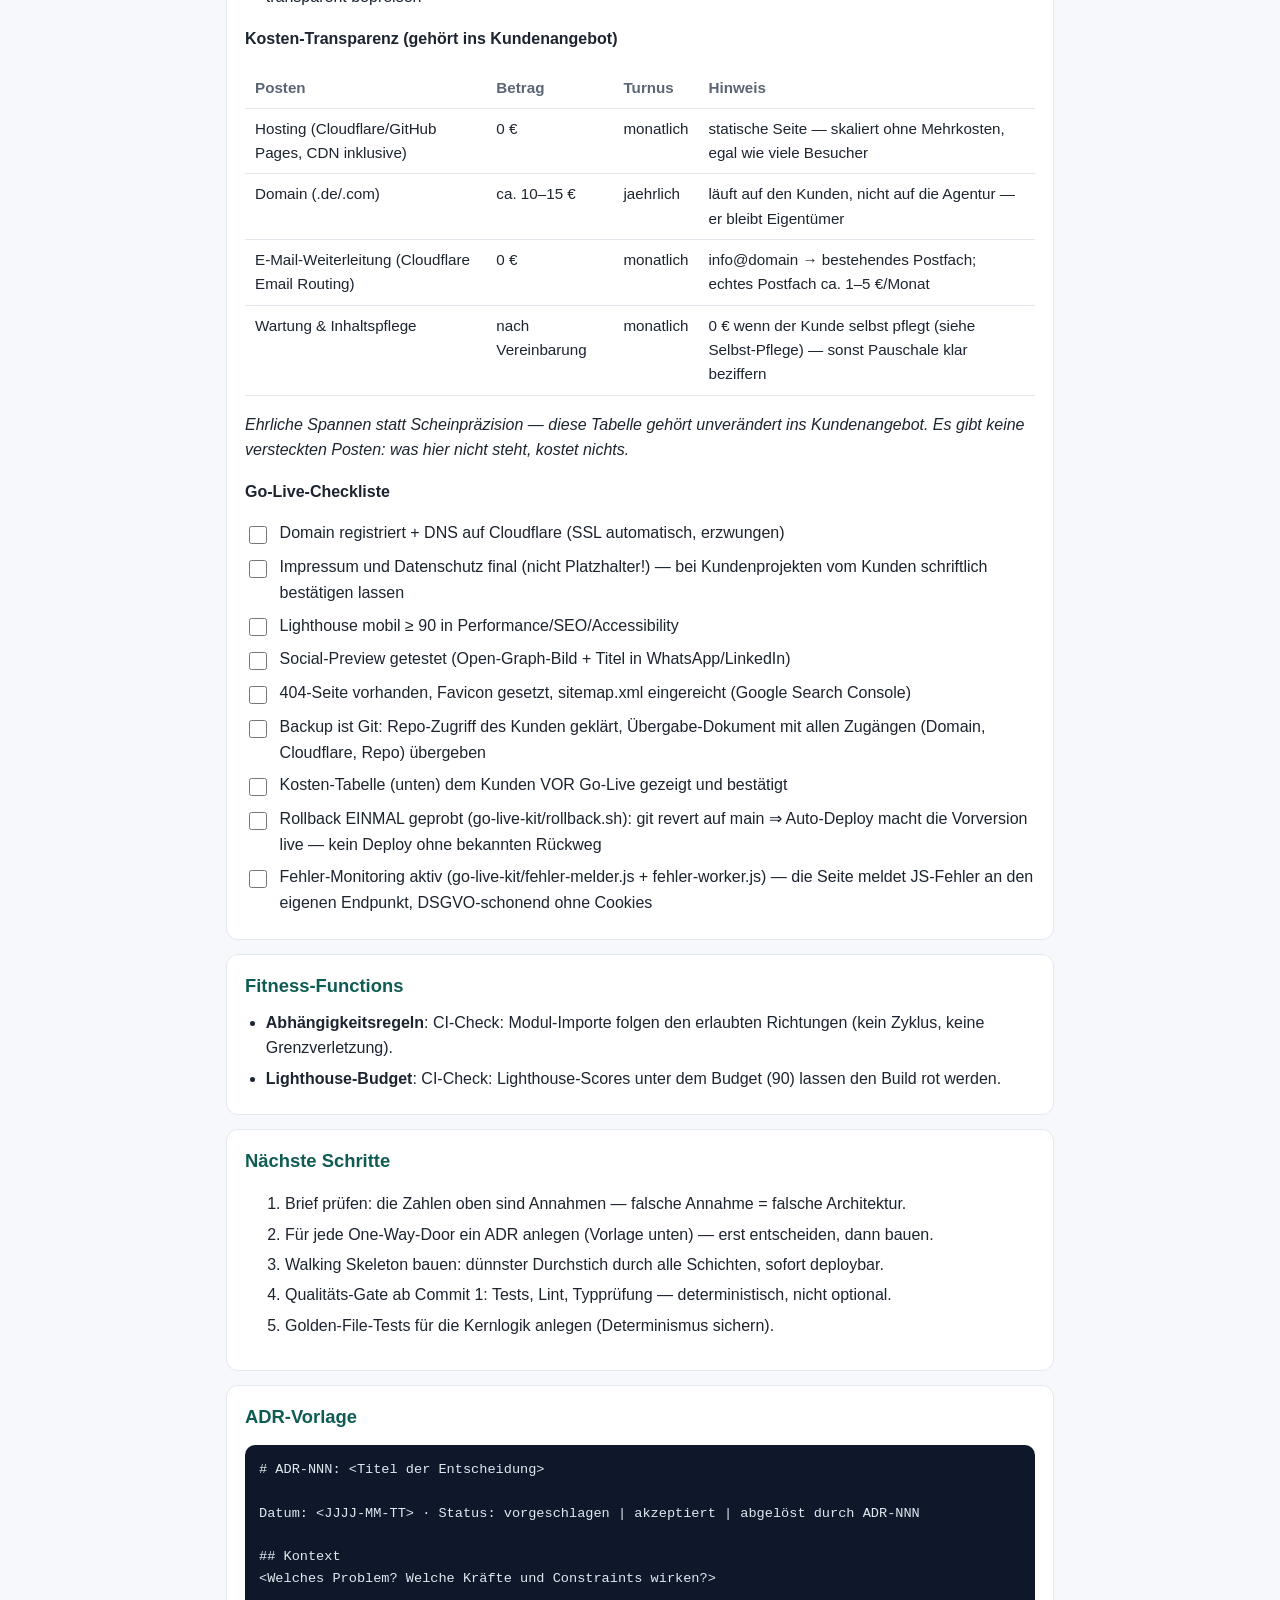
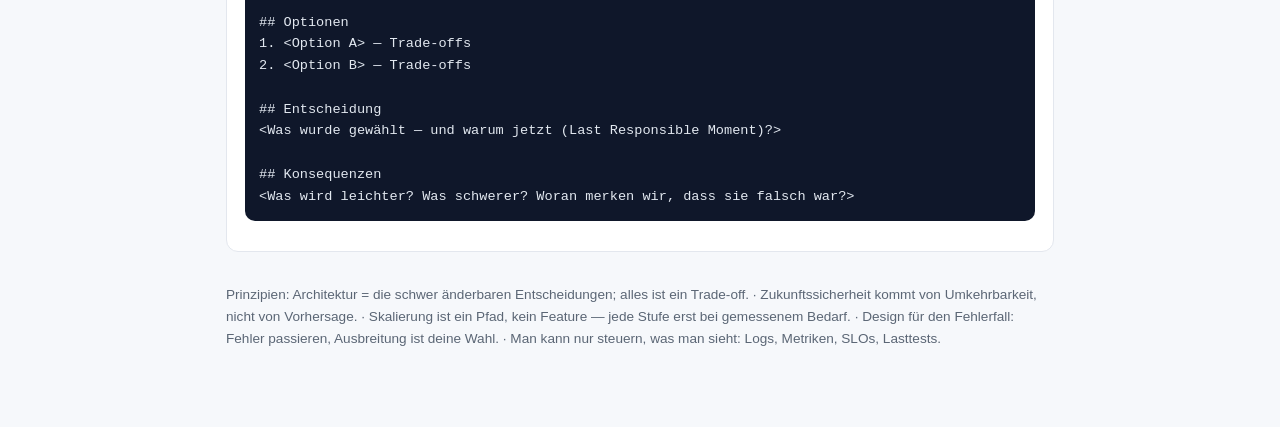
<file: BRIEFING.html>
<!doctype html><html lang='de'><head><meta charset='utf-8'><meta name='viewport' content='width=device-width, initial-scale=1'><title>Architektur-Briefing: Klickda</title><style>
:root { --tinte:#1c2430; --grau:#5b6675; --linie:#e3e7ee; --flaeche:#f6f8fb;
        --akzent:#0f5c54; --karte:#ffffff; }
* { box-sizing:border-box; }
body { margin:0; padding:0; background:var(--flaeche); color:var(--tinte);
       font:16px/1.6 -apple-system, "Segoe UI", Roboto, sans-serif; }
main { max-width:860px; margin:0 auto; padding:24px 16px 64px; }
h1 { font-size:1.7rem; line-height:1.25; margin:.2rem 0 .4rem; }
h2 { font-size:1.15rem; margin:0 0 .6rem; color:var(--akzent); }
.kopf { color:var(--grau); margin-bottom:1rem; }
.karte { background:var(--karte); border:1px solid var(--linie); border-radius:12px;
         padding:16px 18px; margin:14px 0; }
.warnung { border-left:5px solid; padding:10px 14px; border-radius:8px;
           background:var(--karte); margin:10px 0; }
.warnung p { margin:.2rem 0; }
table { width:100%; border-collapse:collapse; font-size:.95rem; }
th, td { text-align:left; padding:8px 10px; border-bottom:1px solid var(--linie);
         vertical-align:top; }
th { color:var(--grau); font-weight:600; }
ul { margin:.4rem 0; padding-left:1.3rem; }
li { margin:.3rem 0; }
label.check { display:flex; gap:.6rem; align-items:flex-start; margin:.45rem 0;
              cursor:pointer; }
label.check input { margin-top:.35rem; flex:none; width:18px; height:18px; }
.pille { display:inline-block; background:var(--flaeche); border:1px solid var(--linie);
         border-radius:999px; padding:2px 12px; margin:0 6px 6px 0; font-size:.85rem; }
.anti { color:#8a1c1c; }
pre { background:#0f172a; color:#e2e8f0; padding:14px; border-radius:10px;
      overflow-x:auto; font-size:.85rem; }
.fuss { color:var(--grau); font-size:.85rem; margin-top:2rem; }
@media (max-width:600px){ h1{font-size:1.4rem;} .karte{padding:12px;} }
</style></head><body><main><h1>Architektur-Briefing: Klickda</h1><p class='kopf'><strong>WEBSEITE</strong> · Stufe 0 — Lokales Werkzeug — kein Server<br>Kein Server-Betrieb — Skalierung ist hier ein Organisations-, kein Laufzeitthema.</p><div class='karte'><h2>Design (UI/UX)</h2><p><span class='pille'>Branche: IT_SAAS</span><span class='pille'>Zielgruppe: B2B</span><span class='pille'>Responsive — beide Formfaktoren gleichwertig, mobil zuerst testen</span></p><table><tr><th>Farbwelt</th><td>Klare, moderne Palette; Dark Mode von Anfang an mitdenken</td></tr><tr><th>Typografie</th><td>Grotesk + Monospace für Code/Daten</td></tr><tr><th>Wirkung</th><td>modern, kompetent, effizient</td></tr><tr><th>Tonalität</th><td>Sachlich und präzise — Effizienz vor Effekt, Fachsprache erlaubt</td></tr></table><p><strong>Stil-Stufe: ELEGANT</strong> — Effekt-Paket</p><ul><li>Scroll-Reveal: Sektionen blenden sanft ein (design-kit/effects.js, Attribut data-reveal — IntersectionObserver, keine Bibliothek nötig)</li><li>Hero-Hintergrund: weicher Verlauf oder SVG-Muster statt Stock-Foto (design-kit/backgrounds.css: bg-verlauf / bg-punkte / bg-wellen)</li><li>Navigation verdichtet sich beim Scrollen (data-nav-shrink)</li><li>Alle Effekte respektieren prefers-reduced-motion (im design-kit eingebaut)</li><li>Hintergrund-/Hero-Bilder: lokal, optimiert (WebP/AVIF ≤ 200 KB), sonst SVG-Muster — das LCP-Budget gilt trotz Show</li><li>Effekte sind Würze, nicht Navigation: Inhalt bleibt ohne JavaScript vollständig lesbar</li></ul><p><strong>Branchen-Besonderheiten</strong></p><ul><li>Onboarding: Time-to-First-Value minimieren — der erste Erfolg zählt</li><li>Empty States als Anleitung designen, nicht als Sackgasse</li><li>Docs und Changelog sind Vertrauenssignale erster Klasse</li></ul><p><strong>Informationsarchitektur</strong></p><ul><li>Top-Aufgaben zuerst: die 3 häufigsten Aufgaben in maximal 2 Klicks/Taps erreichbar</li><li>Navigation flach halten (maximal 2 Ebenen) — Tiefe versteckt Funktionen</li><li>Benennung in Nutzersprache, nicht in Systemsprache (Card-Sorting mit echten Nutzern)</li><li>Eine Seite = eine Botschaft + ein primärer Call-to-Action</li></ul><p><strong>UX-Patterns</strong></p><ul><li><strong>Klare Value Proposition</strong> — In 5 Sekunden beantwortet der Hero: Was ist das, für wen, warum hier?</li><li><strong>Ein primärer CTA</strong> — Pro Seite genau eine Haupt-Aktion — alles andere ist sekundär gestylt.</li><li><strong>Social Proof</strong> — Referenzen, Zahlen, Logos oder Bewertungen nahe am CTA platzieren.</li><li><strong>SEO-Grundgerüst</strong> — Title/Description je Seite, sitemap.xml, robots.txt, strukturierte Daten (Schema.org), Open-Graph-Tags.</li></ul><p><strong>Barrierefreiheit</strong></p><label class='check'><input type='checkbox'><span>Farbkontrast ≥ 4,5:1 für Fließtext (WCAG AA) — beim Farbschema prüfen, nicht danach</span></label><label class='check'><input type='checkbox'><span>Vollständig per Tastatur bedienbar, Fokus immer sichtbar</span></label><label class='check'><input type='checkbox'><span>Farbe nie als einziger Informationsträger (Icons/Text/Muster ergänzen)</span></label><label class='check'><input type='checkbox'><span>Aussagekräftige Alt-Texte und Formular-Labels (kein Placeholder-als-Label)</span></label><label class='check'><input type='checkbox'><span>Touch-Ziele ≥ 44 px, Abstände dazwischen</span></label><label class='check'><input type='checkbox'><span>Animationen respektieren prefers-reduced-motion</span></label><p><strong>Design-System</strong></p><table><tr><th>Bereich</th><th>Wahl</th><th>Warum</th></tr><tr><td>Design-Tokens</td><td>Farben, Abstände, Radien, Typo als CSS-Variablen/zentrale Konstanten</td><td>Eine Quelle für Theming (inkl. Dark Mode) — Umfärben wird eine Variable, kein Projekt.</td></tr><tr><td>Schriften</td><td>1–2 Familien, lokal gehostet — kein Google-Fonts-CDN</td><td>DSGVO-sauber und offline-fähig (Rawkeep-Hausregel: 0 externe Requests).</td></tr><tr><td>Bilder &amp; Icons</td><td>Inline-SVG für Icons, Logos und Illustrationen; Fotos lokal als WebP/AVIF</td><td>SVG ist scharf auf jedem Display, themebar über CSS-Variablen, animierbar und wiegt fast nichts — Icon-Fonts und PNG-Icons sind tabu.</td></tr><tr><td>Bewegung</td><td>Scroll-Animationen nativ per animation-timeline (design-kit/modern.css), JavaScript nur als Fallback</td><td>Läuft auf dem Compositor statt im JS-Thread — flüssig auch auf schwachen Geräten, und spart die Animations-Bibliothek komplett.</td></tr><tr><td>Farbe &amp; Theming</td><td>OKLCH für abgeleitete Töne, light-dark() + color-scheme für Dark Mode</td><td>OKLCH hält die wahrgenommene Helligkeit über die ganze Palette gleich; light-dark() schaltet auch Formularfelder und Scrollbalken mit um.</td></tr><tr><td>Typografie</td><td>text-wrap: balance für Überschriften, pretty für Fließtext; Größen als clamp() statt Media-Query-Stufen</td><td>Der billigste sichtbare Qualitätsgewinn: keine einzelnen Wörter in der letzten Zeile, keine Sprünge zwischen Bildschirmgrößen.</td></tr><tr><td>Komponenten-Layout</td><td>Container Queries statt Viewport-Breakpoints</td><td>Eine Karte richtet sich nach ihrem eigenen Platz — dieselbe Komponente funktioniert in Seitenleiste und Hauptspalte ohne Sonderfall.</td></tr><tr><td>Komponenten</td><td>Kleines eigenes CSS-System (Sektionen, Karten, CTA) — keine UI-Bibliothek</td><td>Eine statische Site braucht keine Framework-Komponenten (Muster rawkeep-site/tcha-agro).</td></tr></table><p><strong>Anti-Patterns</strong></p><ul class='anti'><li>✗ Mehr als ein primärer CTA pro Ansicht — konkurrierende Aktionen entwerten beide</li><li>✗ Confirm-Dialoge als Sicherheitsnetz — Undo ist das bessere Muster</li><li>✗ Text unter 14 px oder Grau-auf-Grau unter dem Kontrastminimum</li><li>✗ Karussells/Slider für wichtige Inhalte — Position 2+ sieht fast niemand</li><li>✗ PDF als einzige Quelle für Kerninformationen</li></ul></div><div class='karte'><h2>Qualitätsattribute (der Architektur-Vertrag)</h2><ol><li><strong>Skalierbarkeit</strong> — Starkes Wachstum erwartet — den Skalierungspfad freihalten.</li><li><strong>Einfachheit</strong> — Jedes Bauteil, das nicht existiert, kann nicht ausfallen und kostet nichts.</li><li><strong>Wartbarkeit</strong> — Code wird 10× öfter gelesen als geschrieben — für den Nachfolger bauen.</li></ol></div><div class='karte'><h2>Stack-Empfehlung (boring technology)</h2><table><tr><th>Bereich</th><th>Wahl</th><th>Warum</th></tr><tr><td>Grundsatz</td><td>Statisches HTML/CSS/JS ohne Build — 0 CDN, alles lokal gebündelt</td><td>Nichts ist schneller, sicherer und billiger als statische Auslieferung (Muster rawkeep-site/tcha-agro).</td></tr><tr><td>SEO</td><td>sitemap.xml, robots.txt, Schema.org/JSON-LD, Open-Graph, saubere Titles</td><td>Eine Webseite ohne Auffindbarkeit ist ein Ordner auf einem Server.</td></tr><tr><td>Hosting</td><td>GitHub Pages / Cloudflare / Netlify — CDN inklusive</td><td>Skaliert von 10 auf 10 Mio. Besucher ohne eine einzige Änderung.</td></tr><tr><td>Formulare</td><td>Worker/Formdienst mit mailto-Fallback</td><td>Der einzige dynamische Teil bleibt ein austauschbares Anhängsel.</td></tr></table></div><div class='karte'><h2>One-Way-Doors — hier gehört die Denkzeit hin</h2><ul><li><strong>Datenmodell &amp; Schema</strong> — Code wirft man weg, Daten migriert man — Daten haben Gravitation.<br>→ Vor dem Bau auf Papier durchspielen: Entitäten, Beziehungen, Löschregeln.</li></ul></div><div class='karte'><h2>Checkliste: Sicherheit</h2><label class='check'><input type='checkbox'><span>Least Privilege: jede Komponente und jeder Zugang bekommt das Minimum</span></label><label class='check'><input type='checkbox'><span>Secrets nie im Code oder Repo — Secret-Manager/ENV, Rotation eingeplant</span></label><label class='check'><input type='checkbox'><span>Input-Validierung an jeder Vertrauensgrenze</span></label></div><div class='karte'><h2>Checkliste: Performance &amp; SEO</h2><label class='check'><input type='checkbox'><span>Ladezeit-Budget: LCP &lt; 2,5 s auf mittlerem Mobilgerät — Bilder komprimiert und lazy</span></label><label class='check'><input type='checkbox'><span>Jede Seite: eigener Title + Description, saubere Überschriften-Hierarchie (ein h1)</span></label><label class='check'><input type='checkbox'><span>Lighthouse ≥ 90 in Performance/SEO/Accessibility vor dem Livegang</span></label><label class='check'><input type='checkbox'><span>Impressum, Datenschutz und Kontakt verlinkt — Pflicht und Vertrauenssignal</span></label></div><div class='karte'><h2>Go-Live: Sicherheit &amp; Bot-Schutz</h2><label class='check'><input type='checkbox'><span>Cloudflare vor jede Kundenseite: WAF, DDoS-Schutz und Bot Fight Mode sind im Free-Tarif enthalten — der wirksamste Schutz kostet nichts</span></label><label class='check'><input type='checkbox'><span>Security-Header ab Werk (go-live-kit/_headers): CSP, HSTS, X-Frame-Options, Referrer-Policy, Permissions-Policy</span></label><label class='check'><input type='checkbox'><span>Formulare: Honeypot + Zeitfalle statt Captcha (go-live-kit/formular-schutz.js) — stoppt Spam-Bots ohne Nutzer zu nerven; Cloudflare Turnstile erst nachrüsten, wenn wirklich Spam durchkommt</span></label><label class='check'><input type='checkbox'><span>Keine Secrets im Frontend — API-Keys nur serverseitig oder als Deploy-Secret, nie im Repo</span></label><label class='check'><input type='checkbox'><span>Entwürfe und Kundeninterna: noindex + Zugangsschutz (Muster rawkeep-site DEMO_ZUGANG), nie 'Sicherheit durch unbekannte URL'</span></label><p><strong>Automatische Updates ab Werk</strong></p><ul><li>Auto-Deploy ab Werk: Merge auf main ⇒ Cloudflare/Pages/Fly deployt automatisch — kein manueller Schritt zwischen Freigabe und live</li><li>Qualitäts-Wächter als GitHub Action (go-live-kit/qualitaet.yml): Lighthouse-Budget + toter-Link-Check bei jedem PR und monatlich per Cron</li><li>Versionsstempel im Footer/version.json — jeder sieht sofort, welcher Stand live ist</li><li>0 Dependencies im Hausstil = nichts veraltet, nichts wird über Nacht unsicher — die Update-Last liegt bei den Inhalten, nicht beim Code</li></ul><p><strong>Monitoring &amp; Alarm</strong></p><ul><li>Uptime-Wächter ab Werk (go-live-kit/uptime.yml): GitHub Action pingt die Live-URL alle 30 Minuten — fällt die Seite, schlägt der Workflow fehl und GitHub alarmiert per E-Mail; 0 €, kein Dritt-Dienst</li><li>Alternativ/zusätzlich: Cloudflare Health Checks mit E-Mail-Alarm (im Pro-Tarif) — für Kundenseiten reicht der Actions-Wächter</li><li>Der Versionsstempel im Footer macht Ausfall-Diagnose trivial: welcher Stand lief, als es passierte?</li><li>Besucherzahlen ohne Cookie-Banner: Cloudflare Web Analytics aktivieren (cookielos, DSGVO-freundlich, 0 €) — nie Google Analytics als Default</li><li>Monatsreport ab Werk (go-live-kit/monatsreport.yml): am 1. des Monats automatisch Verfügbarkeit + Ausfälle als Report — 1:1 ans Kunden-Update anhängbar; macht die Wartungspauschale sichtbar</li></ul><p><strong>Pflege durch den Kunden</strong></p><ul><li>Inhalte bündeln: Preise, Öffnungszeiten und Texte in EINER gut kommentierten Datei (daten.js/Abschnitt oben in index.html) — der Kunde ändert eine Zeile, nicht die Seite</li><li>Ein-Klick-Pflege über die GitHub-Weboberfläche: Kunde editiert die Datei im Browser, speichert — Auto-Deploy schaltet es live (main geschützt: Vorschau/PR zuerst, wenn gewünscht)</li><li>Ab regelmäßigen Änderungen: Decap CMS nachrüsten (go-live-kit/decap/ — Admin-Seite + fertige config.yml; Login im Browser, kein eigener Server) — Kunde pflegt in Masken statt in Dateien</li><li>Alternativ Service-Modell: Änderungswunsch per WhatsApp/Mail, online in &lt; 24 h — als Wartungspauschale transparent bepreisen</li></ul><p><strong>Kosten-Transparenz (gehört ins Kundenangebot)</strong></p><table><tr><th>Posten</th><th>Betrag</th><th>Turnus</th><th>Hinweis</th></tr><tr><td>Hosting (Cloudflare/GitHub Pages, CDN inklusive)</td><td>0 €</td><td>monatlich</td><td>statische Seite — skaliert ohne Mehrkosten, egal wie viele Besucher</td></tr><tr><td>Domain (.de/.com)</td><td>ca. 10–15 €</td><td>jaehrlich</td><td>läuft auf den Kunden, nicht auf die Agentur — er bleibt Eigentümer</td></tr><tr><td>E-Mail-Weiterleitung (Cloudflare Email Routing)</td><td>0 €</td><td>monatlich</td><td>info@domain → bestehendes Postfach; echtes Postfach ca. 1–5 €/Monat</td></tr><tr><td>Wartung &amp; Inhaltspflege</td><td>nach Vereinbarung</td><td>monatlich</td><td>0 € wenn der Kunde selbst pflegt (siehe Selbst-Pflege) — sonst Pauschale klar beziffern</td></tr></table><p><em>Ehrliche Spannen statt Scheinpräzision — diese Tabelle gehört unverändert ins Kundenangebot. Es gibt keine versteckten Posten: was hier nicht steht, kostet nichts.</em></p><p><strong>Go-Live-Checkliste</strong></p><label class='check'><input type='checkbox'><span>Domain registriert + DNS auf Cloudflare (SSL automatisch, erzwungen)</span></label><label class='check'><input type='checkbox'><span>Impressum und Datenschutz final (nicht Platzhalter!) — bei Kundenprojekten vom Kunden schriftlich bestätigen lassen</span></label><label class='check'><input type='checkbox'><span>Lighthouse mobil ≥ 90 in Performance/SEO/Accessibility</span></label><label class='check'><input type='checkbox'><span>Social-Preview getestet (Open-Graph-Bild + Titel in WhatsApp/LinkedIn)</span></label><label class='check'><input type='checkbox'><span>404-Seite vorhanden, Favicon gesetzt, sitemap.xml eingereicht (Google Search Console)</span></label><label class='check'><input type='checkbox'><span>Backup ist Git: Repo-Zugriff des Kunden geklärt, Übergabe-Dokument mit allen Zugängen (Domain, Cloudflare, Repo) übergeben</span></label><label class='check'><input type='checkbox'><span>Kosten-Tabelle (unten) dem Kunden VOR Go-Live gezeigt und bestätigt</span></label><label class='check'><input type='checkbox'><span>Rollback EINMAL geprobt (go-live-kit/rollback.sh): git revert auf main ⇒ Auto-Deploy macht die Vorversion live — kein Deploy ohne bekannten Rückweg</span></label><label class='check'><input type='checkbox'><span>Fehler-Monitoring aktiv (go-live-kit/fehler-melder.js + fehler-worker.js) — die Seite meldet JS-Fehler an den eigenen Endpunkt, DSGVO-schonend ohne Cookies</span></label></div><div class='karte'><h2>Fitness-Functions</h2><ul><li><strong>Abhängigkeitsregeln</strong>: CI-Check: Modul-Importe folgen den erlaubten Richtungen (kein Zyklus, keine Grenzverletzung).</li><li><strong>Lighthouse-Budget</strong>: CI-Check: Lighthouse-Scores unter dem Budget (90) lassen den Build rot werden.</li></ul></div><div class='karte'><h2>Nächste Schritte</h2><ol><li>Brief prüfen: die Zahlen oben sind Annahmen — falsche Annahme = falsche Architektur.</li><li>Für jede One-Way-Door ein ADR anlegen (Vorlage unten) — erst entscheiden, dann bauen.</li><li>Walking Skeleton bauen: dünnster Durchstich durch alle Schichten, sofort deploybar.</li><li>Qualitäts-Gate ab Commit 1: Tests, Lint, Typprüfung — deterministisch, nicht optional.</li><li>Golden-File-Tests für die Kernlogik anlegen (Determinismus sichern).</li></ol></div><div class='karte'><h2>ADR-Vorlage</h2><pre># ADR-NNN: &lt;Titel der Entscheidung&gt;

Datum: &lt;JJJJ-MM-TT&gt; · Status: vorgeschlagen | akzeptiert | abgelöst durch ADR-NNN

## Kontext
&lt;Welches Problem? Welche Kräfte und Constraints wirken?&gt;

## Optionen
1. &lt;Option A&gt; — Trade-offs
2. &lt;Option B&gt; — Trade-offs

## Entscheidung
&lt;Was wurde gewählt — und warum jetzt (Last Responsible Moment)?&gt;

## Konsequenzen
&lt;Was wird leichter? Was schwerer? Woran merken wir, dass sie falsch war?&gt;</pre></div><p class='fuss'>Prinzipien: Architektur = die schwer änderbaren Entscheidungen; alles ist ein Trade-off. · Zukunftssicherheit kommt von Umkehrbarkeit, nicht von Vorhersage. · Skalierung ist ein Pfad, kein Feature — jede Stufe erst bei gemessenem Bedarf. · Design für den Fehlerfall: Fehler passieren, Ausbreitung ist deine Wahl. · Man kann nur steuern, was man sieht: Logs, Metriken, SLOs, Lasttests.</p></main></body></html>
</file>
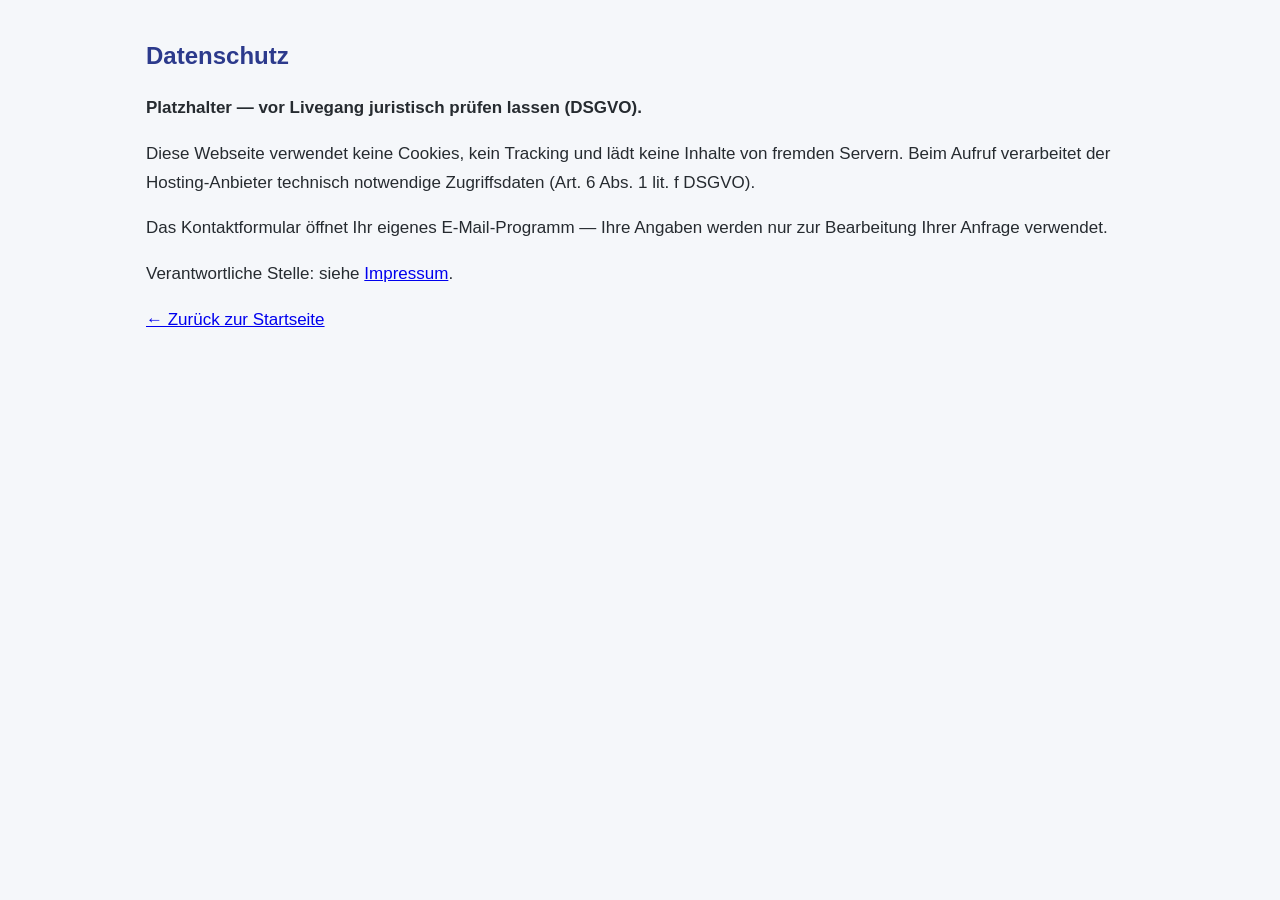
<file: datenschutz.html>
<!doctype html>
<html lang="de">
<head>
  <meta charset="utf-8">
  <meta name="viewport" content="width=device-width, initial-scale=1">
  <title>Datenschutz — Klickda</title>
  <meta name="robots" content="noindex">
  <link rel="icon" href="favicon.svg" type="image/svg+xml">
  <link rel="stylesheet" href="styles.css">
</head>
<body>
<main class="abschnitt">
  <h2>Datenschutz</h2>
  <p><strong>Platzhalter — vor Livegang juristisch prüfen lassen (DSGVO).</strong></p><p>Diese Webseite verwendet keine Cookies, kein Tracking und lädt keine Inhalte von fremden Servern. Beim Aufruf verarbeitet der Hosting-Anbieter technisch notwendige Zugriffsdaten (Art. 6 Abs. 1 lit. f DSGVO).</p><p>Das Kontaktformular öffnet Ihr eigenes E-Mail-Programm — Ihre Angaben werden nur zur Bearbeitung Ihrer Anfrage verwendet.</p><p>Verantwortliche Stelle: siehe <a href="impressum.html">Impressum</a>.</p>
  <p><a href="index.html">← Zurück zur Startseite</a></p>
</main>
</body>
</html>
</file>
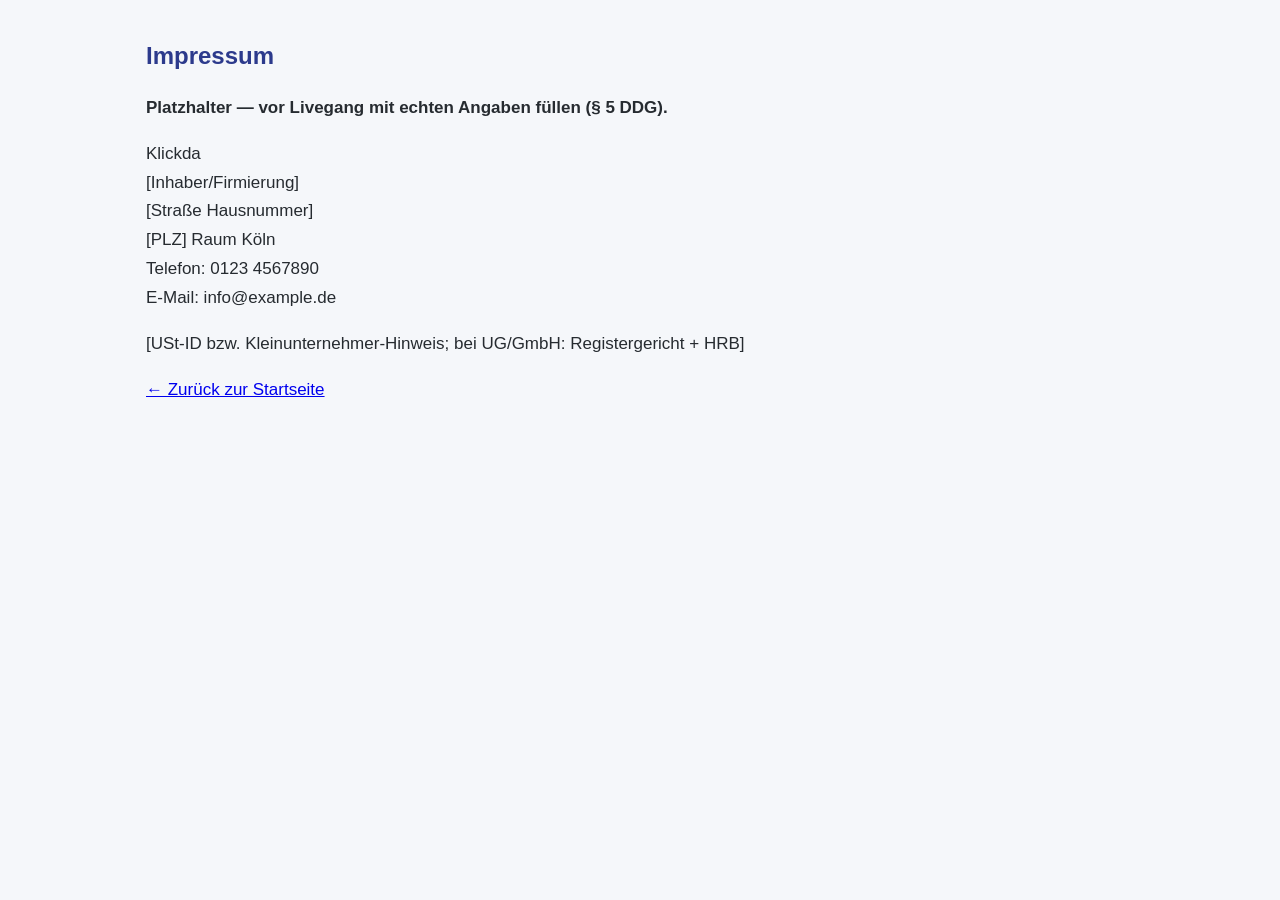
<file: impressum.html>
<!doctype html>
<html lang="de">
<head>
  <meta charset="utf-8">
  <meta name="viewport" content="width=device-width, initial-scale=1">
  <title>Impressum — Klickda</title>
  <meta name="robots" content="noindex">
  <link rel="icon" href="favicon.svg" type="image/svg+xml">
  <link rel="stylesheet" href="styles.css">
</head>
<body>
<main class="abschnitt">
  <h2>Impressum</h2>
  <p><strong>Platzhalter — vor Livegang mit echten Angaben füllen (§ 5 DDG).</strong></p><p>Klickda<br>[Inhaber/Firmierung]<br>[Straße Hausnummer]<br>[PLZ] Raum Köln<br>Telefon: 0123 4567890<br>E-Mail: info@example.de</p><p>[USt-ID bzw. Kleinunternehmer-Hinweis; bei UG/GmbH: Registergericht + HRB]</p>
  <p><a href="index.html">← Zurück zur Startseite</a></p>
</main>
</body>
</html>
</file>
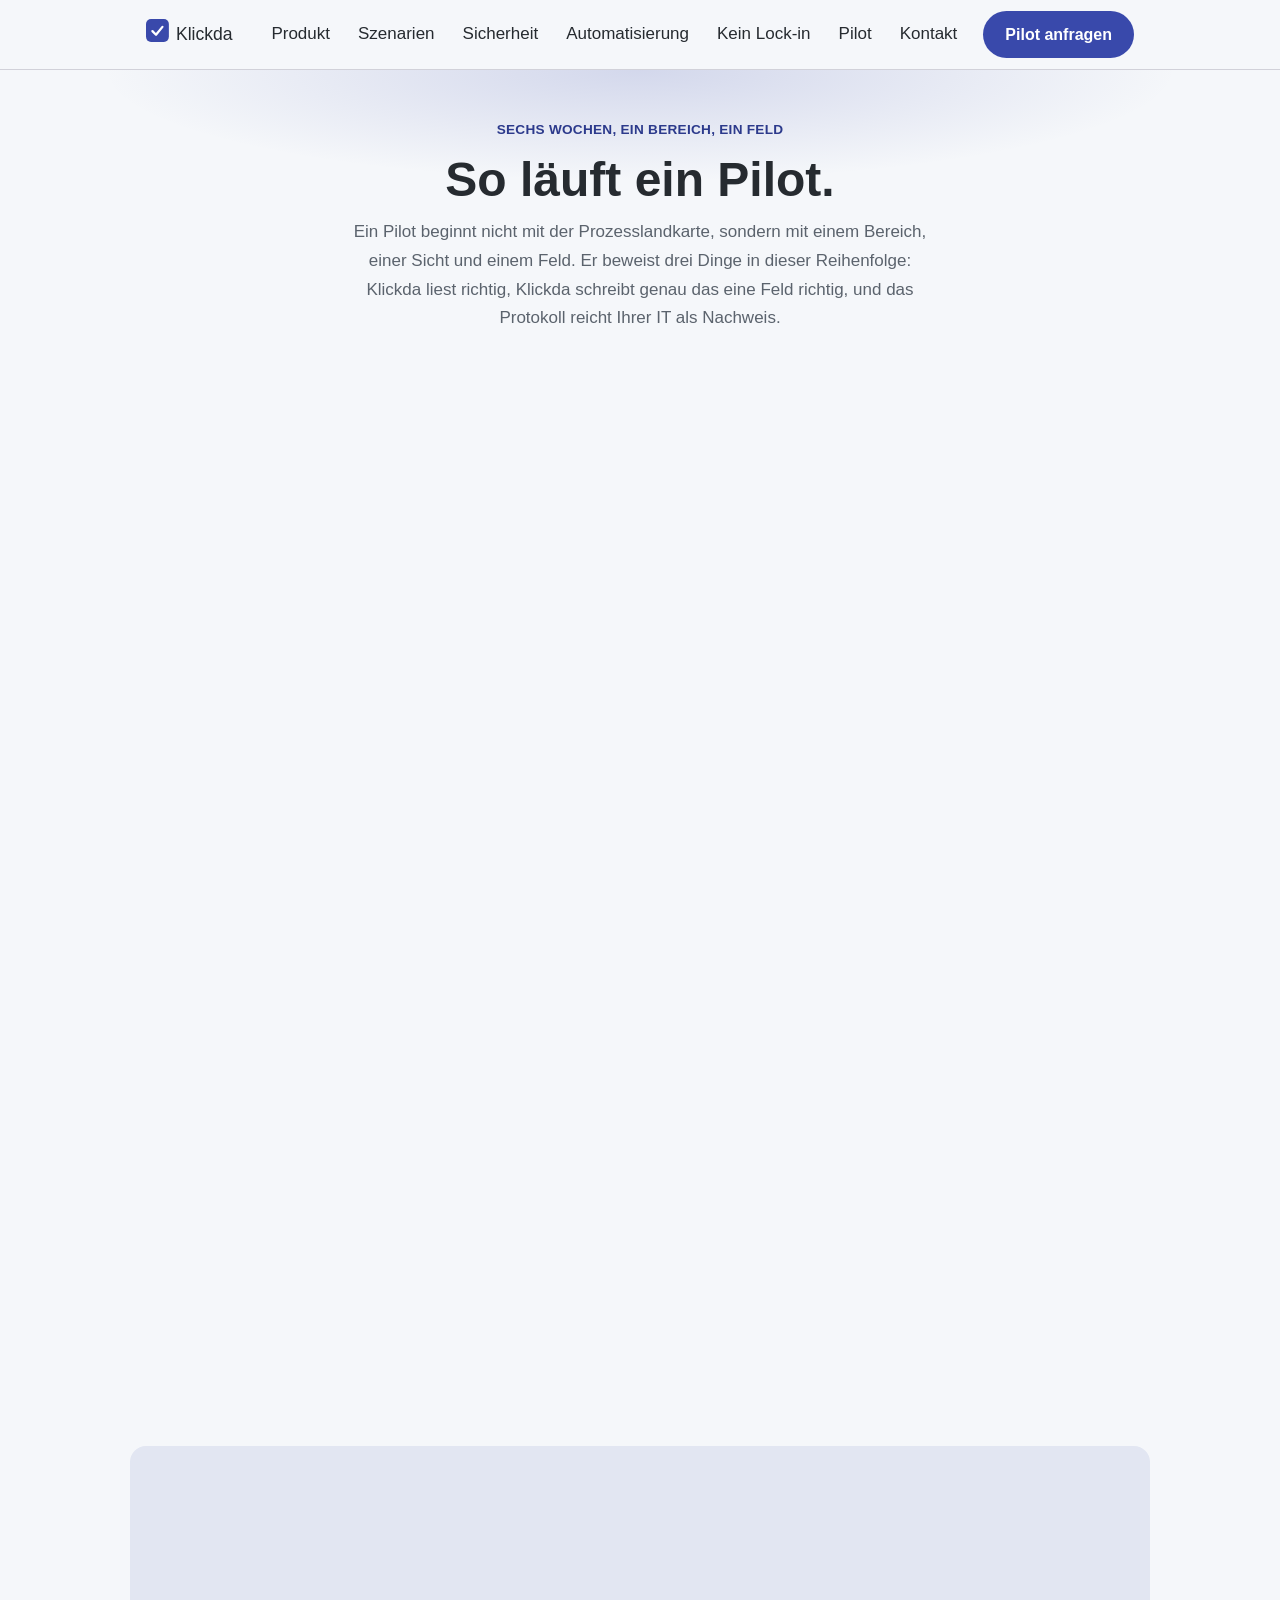
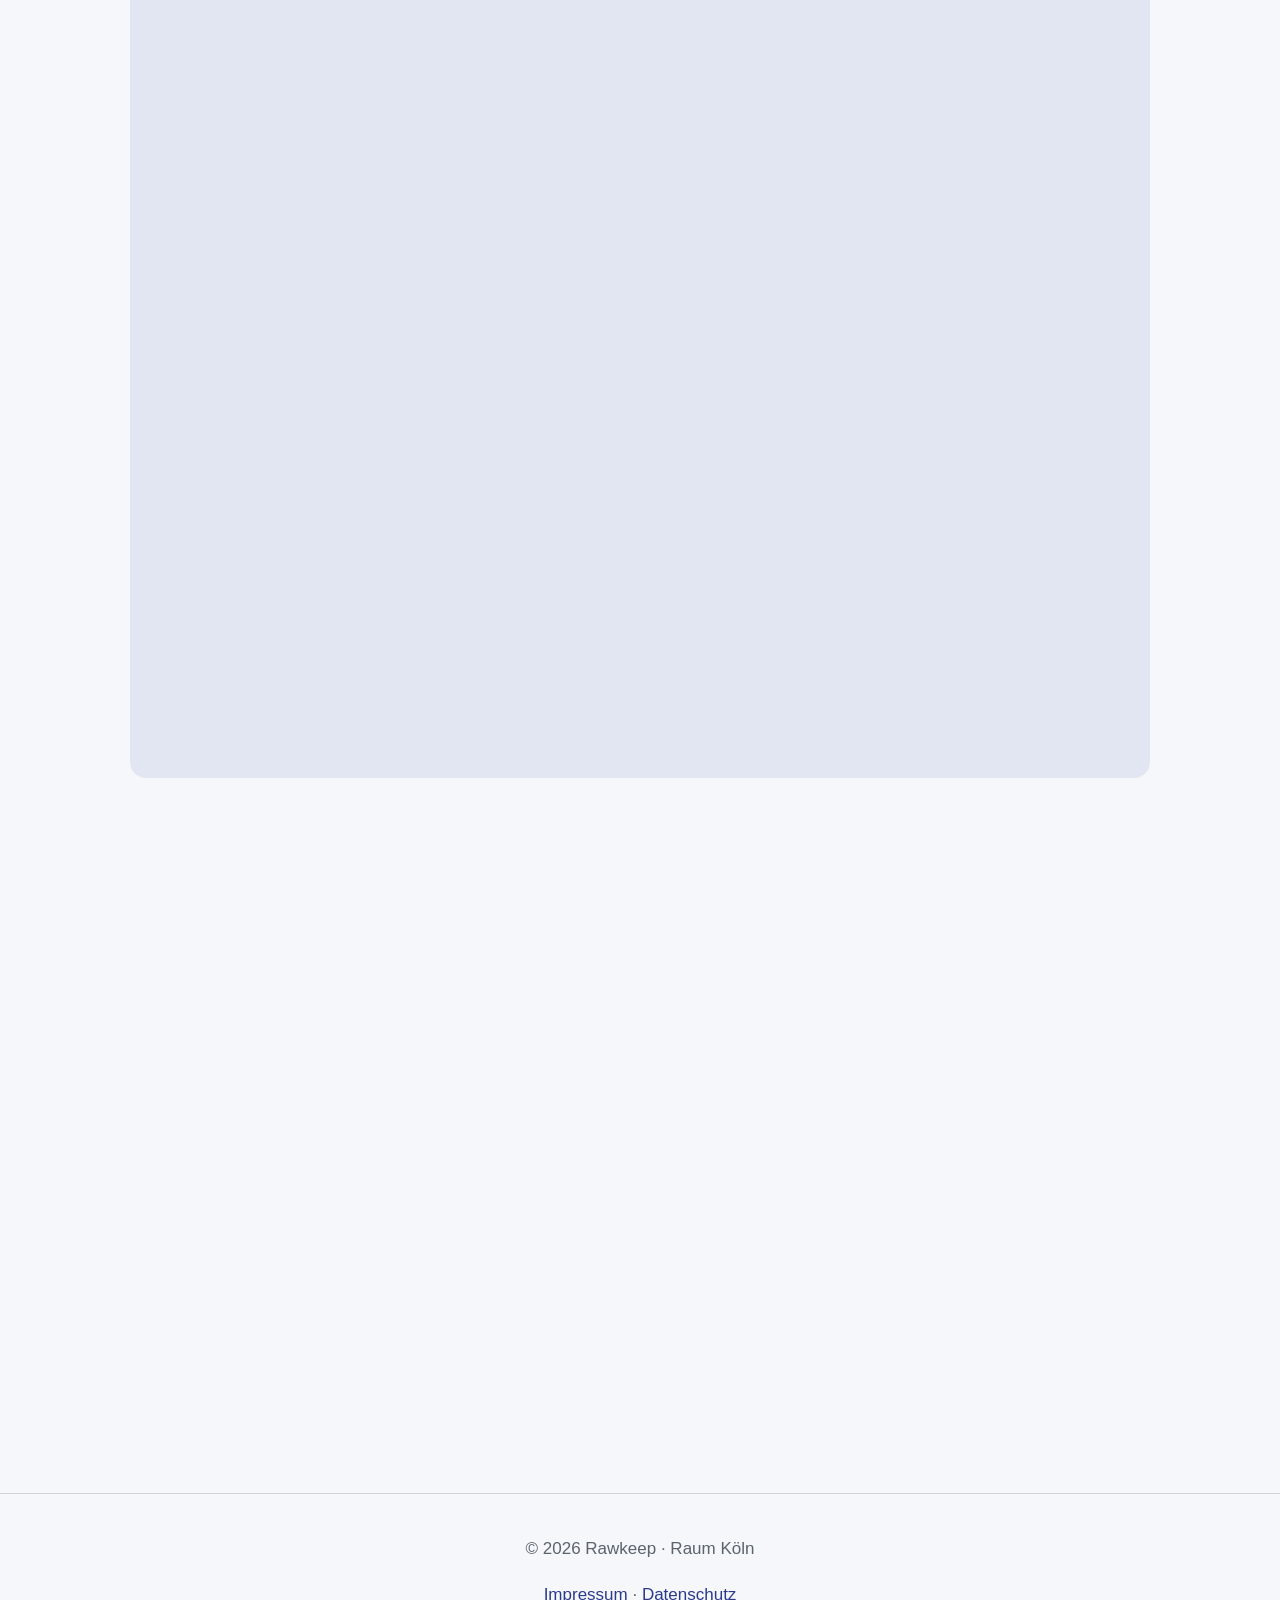
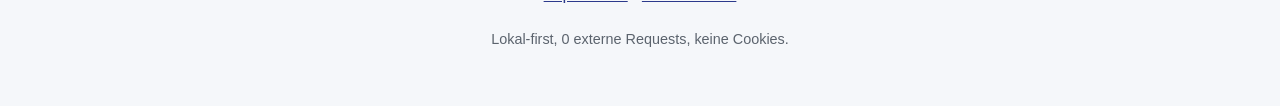
<file: pilot.html>
<!doctype html>
<html lang="de">
<head>
  <meta charset="utf-8">
  <meta name="viewport" content="width=device-width, initial-scale=1">
  <title>Klickda — So läuft ein Pilot</title>
  <meta name="description" content="Ein Klickda-Pilot in sechs Wochen: zwei Wochen nur lesen, dann ein Feld mit eigener Rolle im Zielsystem, dann Alltag und Übergabe. Mit den Fragen, die Ihre IT vorab stellt, und den Kriterien, an denen der Pilot gemessen wird.">
  <meta property="og:title" content="Klickda — So läuft ein Pilot">
  <meta property="og:description" content="Sechs Wochen, ein Bereich, eine Sicht, ein Feld. Was Fachbereich und IT tun, was Klickda beweist, woran der Pilot gemessen wird.">
  <meta property="og:type" content="article">
  <link rel="icon" href="favicon.svg" type="image/svg+xml">
  <link rel="manifest" href="site.webmanifest">
  <link rel="stylesheet" href="effects.css">
  <link rel="stylesheet" href="modern.css">
  <link rel="stylesheet" href="styles.css">
  <noscript><style>[data-reveal] { opacity: 1 !important; transform: none !important; }</style></noscript>
</head>
<body>
<a class="skip" href="#ablauf">Zum Inhalt springen</a>

<header class="kopf" data-nav-shrink>
  <div class="zeile">
    <a class="marke" href="index.html" aria-label="Klickda — zur Startseite"><svg class="icon icon-marke" viewBox="0 0 32 32" aria-hidden="true"><rect width="32" height="32" rx="7" fill="currentColor"/><path d="M9 17l5 5 9-11" fill="none" stroke="#fff" stroke-width="3.2" stroke-linecap="round" stroke-linejoin="round"/></svg>Klickda</a>
    <nav aria-label="Hauptnavigation" class="nav" id="nav">
      <a href="index.html#produkt">Produkt</a>
      <a href="szenarien.html">Szenarien</a>
      <a href="index.html#sicherheit">Sicherheit</a>
      <a href="index.html#automatisierung">Automatisierung</a>
      <a href="index.html#wege">Kein Lock-in</a>
      <a href="pilot.html" aria-current="page">Pilot</a>
      <a href="index.html#kontakt">Kontakt</a>
    </nav>
    <a class="knopf knopf-primaer kopf-cta" href="index.html#kontakt">Pilot anfragen</a>
    <button class="nav-schalter" aria-expanded="false" aria-controls="nav" id="navSchalter">
      <span class="sr-only">Menü öffnen</span><svg class="icon" viewBox="0 0 24 24" fill="none" stroke="currentColor" stroke-width="2" stroke-linecap="round" aria-hidden="true"><path d="M3 6h18M3 12h18M3 18h18"/></svg>
    </button>
  </div>
</header>

<main id="start">

  <section class="held bg-glow">
    <div class="inhalt">
      <p class="held-ueberzeile">Sechs Wochen, ein Bereich, ein Feld</p>
      <h1>So läuft ein Pilot.</h1>
      <p class="held-text">Ein Pilot beginnt nicht mit der Prozesslandkarte, sondern mit einem Bereich, einer Sicht und einem Feld. Er beweist drei Dinge in dieser Reihenfolge: Klickda liest richtig, Klickda schreibt genau das eine Feld richtig, und das Protokoll reicht Ihrer IT als Nachweis.</p>
    </div>
  </section>

  <section class="abschnitt" id="ablauf">
    <h2 data-reveal>Drei Phasen</h2>
    <p class="abschnitt-intro" data-reveal>Beispiel Exportversand aus SAP — das erste Pilot-Paket. Jede Phase hat eine Abnahme, die man mit Ja oder Nein beantworten kann.</p>
    <figure class="zeitstrahl" data-reveal>
      <svg viewBox="0 0 960 380" width="960" height="380" role="img" aria-labelledby="zeitstrahlTitel" style="max-width:100%;height:auto">
        <title id="zeitstrahlTitel">Zeitstrahl des Piloten: Woche 1 bis 2 lesen, Woche 3 bis 4 ein Feld schreiben, Woche 5 bis 6 Alltag und Übergabe</title>
        <g fill="none" stroke="currentColor" stroke-width="5" stroke-linecap="round">
          <line x1="50" y1="190" x2="910" y2="190" opacity=".2"/>
          <line x1="50" y1="190" x2="320" y2="190"/>
          <line x1="345" y1="190" x2="615" y2="190" stroke-dasharray="14 12"/>
          <line x1="640" y1="190" x2="910" y2="190"/>
        </g>
        <g fill="currentColor">
          <circle cx="50" cy="190" r="14"/><circle cx="332" cy="190" r="14"/><circle cx="628" cy="190" r="14"/><circle cx="910" cy="190" r="14"/>
        </g>
        <g font-family="system-ui, sans-serif" fill="currentColor" text-anchor="middle">
          <text x="190" y="125" font-size="40" font-weight="700">Woche 1–2</text><text x="190" y="275" font-size="32">nur lesen</text>
          <text x="480" y="125" font-size="40" font-weight="700">Woche 3–4</text><text x="480" y="275" font-size="32">ein Feld schreiben</text>
          <text x="770" y="125" font-size="40" font-weight="700">Woche 5–6</text><text x="770" y="275" font-size="32">Alltag und Übergabe</text>
        </g>
      </svg>
      <figcaption class="hinweis-klein">Lesen, dann ein Feld, dann der Alltag — die Berechtigung wächst mit jeder Phase.</figcaption>
    </figure>
    <div class="karten">
      <article class="karte lift" data-reveal>
        <h3>Woche 1–2 · Lesen</h3>
        <p>Ihre IT legt einen technischen Benutzer mit einer eigenen, nur lesenden Rolle an. Klickda läuft auf dem Arbeitsplatz des Versands und zeigt: heute fällig, diese Woche, ohne Spediteur, gesperrt, Gefahrgut. Am ersten Tag bestätigen wir gemeinsam die Feldnamen gegen das echte System. Abnahme: die Sichten stimmen mit der SAP-Liste überein, kein einziger Schreibzugriff im Gateway-Log.</p>
      </article>
      <article class="karte lift" data-reveal data-delay="1">
        <h3>Woche 3–4 · Ein Feld schreiben</h3>
        <p>Die Rolle wächst um genau ein Feld: die Liefersperre. Am ersten Tag sieht Ihre IT einen Klick von Anfang bis Ende — frischer Satz, Token, ETag, Schreibzugriff, Rückgängig — und danach einen erzwungenen Konflikt, bei dem Klickda nichts schreibt. Dann Spediteur und Plan-Warenausgang. Abnahme: zwanzig echte Klicks, jeder im Protokoll mit Person, vorher und nachher, mindestens ein Rückgängig, Hash-Kette geprüft.</p>
      </article>
      <article class="karte lift" data-reveal data-delay="2">
        <h3>Woche 5–6 · Alltag und Übergabe</h3>
        <p>Mehrere Personen, Anmeldung mit dem Microsoft-Konto des Hauses, Rollen je Person. Die erste Regel läuft als Vorschlag, der Versand gibt frei. Zum Schluss ziehen Sie das Übergabe-Paket: Prozessmodell, Spezifikation mit Code, Protokoll als CSV. Ihre IT prüft, ob sie den Weg damit ohne Klickda nachbauen könnte — das ist der Maßstab für „kein Lock-in".</p>
      </article>
    </div>
  </section>

  <section class="abschnitt abschnitt-hell" id="it">
    <h2 data-reveal>Was Ihre IT vorab wissen will</h2>
    <dl class="stand" data-reveal>
      <div><dt>Nur ein Weg hinaus</dt><dd>Es gibt keinen freien Schreibzugriff aus der Oberfläche. Nur registrierte Kommandos mit Vorbedingung, Zielprüfung und Gegenkommando verlassen den Arbeitsplatz — ein Test misst das bei jedem Lauf.</dd></div>
      <div><dt>Nie überschreiben</dt><dd>Geschrieben wird nur mit dem ETag des frisch gelesenen Satzes. Hat jemand dazwischen geändert, zeigt Klickda vorher und jetzt und schreibt nichts. Kein stiller Wiederholungsversuch.</dd></div>
      <div><dt>Lokal</dt><dd>SQLite auf dem Arbeitsplatz, Mandant in jeder Zeile, Server nur auf 127.0.0.1, 0 externe Requests — die Browser-Abnahme misst den Netzverkehr, nicht das Markup.</dd></div>
      <div><dt>Nachvollziehbar</dt><dd>Das Protokoll ist append-only und hash-verkettet: Person, Kommando, vorher, nachher, ETag — auch Anmeldungen. Als CSV im Übergabe-Paket.</dd></div>
      <div><dt>Die Berechtigung bleibt bei Ihnen</dt><dd>Klickda kann nur, was die Rolle des technischen Benutzers erlaubt. Darum wächst sie feldweise, und darum beginnt der Pilot lesend.</dd></div>
      <div><dt>Betrieb</dt><dd>Kundenpaket mit Prüfsummen, Sicherung per Befehl, Schema-Hebung beim Update erst nach einer Sicherung, Gesundheitsendpunkt ohne Anmeldung, Betriebshandbuch und Sicherheitsdossier mit dem Test je Maßnahme.</dd></div>
    </dl>
  </section>

  <section class="abschnitt" id="kriterien">
    <h2 data-reveal>Woran der Pilot gemessen wird</h2>
    <dl class="stand" data-reveal>
      <div><dt>1 · Die Sichten stimmen</dt><dd>Was Klickda als „heute fällig" zeigt, zeigt auch die SAP-Liste — Woche 2.</dd></div>
      <div><dt>2 · Zwanzig Klicks, kein unerklärter Konflikt</dt><dd>Jeder Konflikt war ein echter Zweiteingriff, im Protokoll sichtbar — Woche 4.</dd></div>
      <div><dt>3 · Die Maskenrunde entfällt</dt><dd>Sperre, Spediteur und Plan-Warenausgang kosten keine VL02N-Runde mehr; der Tagesbericht zählt die Klicks.</dd></div>
      <div><dt>4 · Das Übergabe-Paket reicht zum Nachbau</dt><dd>Ihre IT bestätigt es — Woche 6. Danach entscheiden Sie: bleiben, Schritt für Schritt ins eigene Haus holen, oder Eigenbau.</dd></div>
    </dl>
    <p class="held-aktion" data-reveal>
      <a class="knopf knopf-primaer knopf-gross" href="index.html#kontakt"><svg class="icon" viewBox="0 0 24 24" fill="none" stroke="currentColor" stroke-width="2" stroke-linecap="round" stroke-linejoin="round" aria-hidden="true"><path d="M5 12h14M12 5l7 7-7 7"/></svg>Pilot anfragen</a>
    </p>
    <p class="hinweis-klein" data-reveal>Sie brauchen dafür einen Ansprechpartner im Fachbereich und einen in der IT. Alles Weitere steht im Pilotplan, der mit dem Paket kommt.</p>
  </section>

</main>

<footer class="fuss">
  <p>© <span id="jahr">2026</span> Rawkeep · Raum Köln</p>
  <p><a href="impressum.html">Impressum</a> · <a href="datenschutz.html">Datenschutz</a></p>
  <p class="hinweis-klein">Lokal-first, 0 externe Requests, keine Cookies.</p>
</footer>

<script src="main.js"></script>
<script src="effects.js" defer></script>
</body>
</html>
</file>
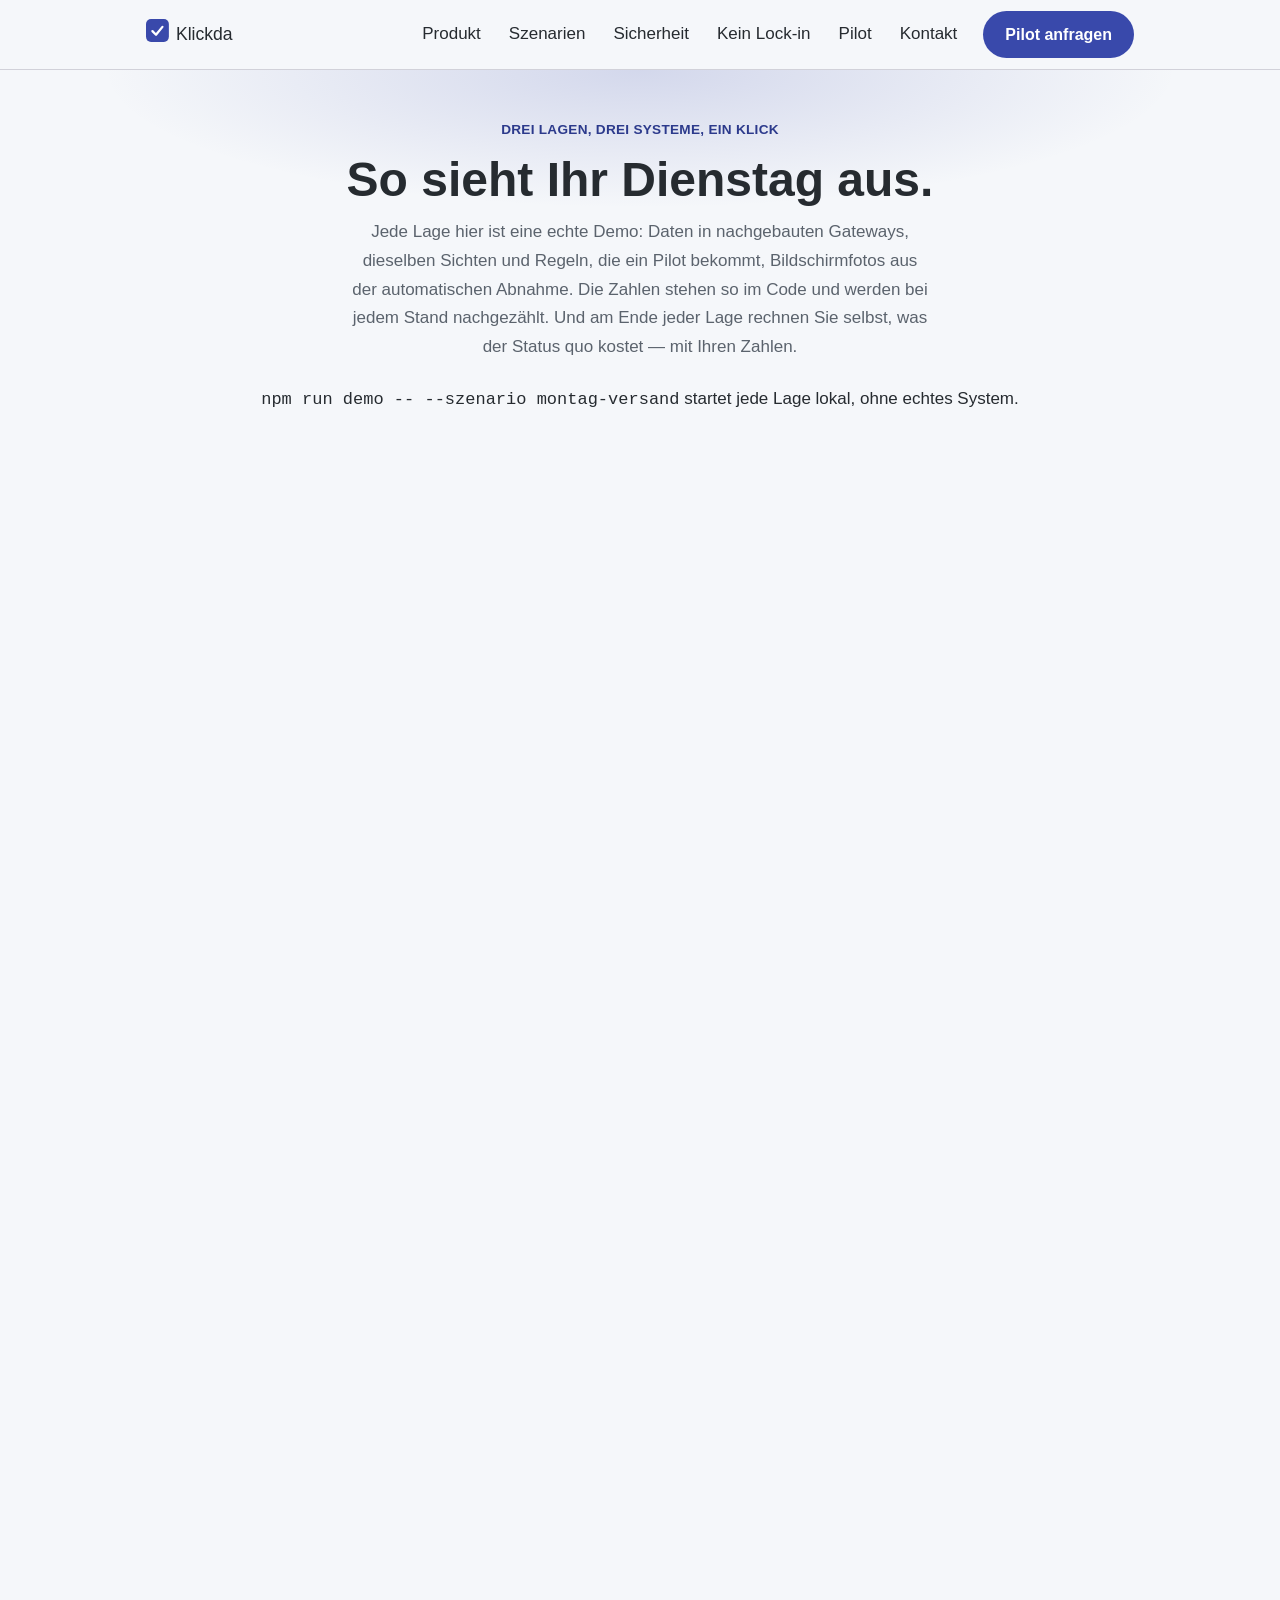
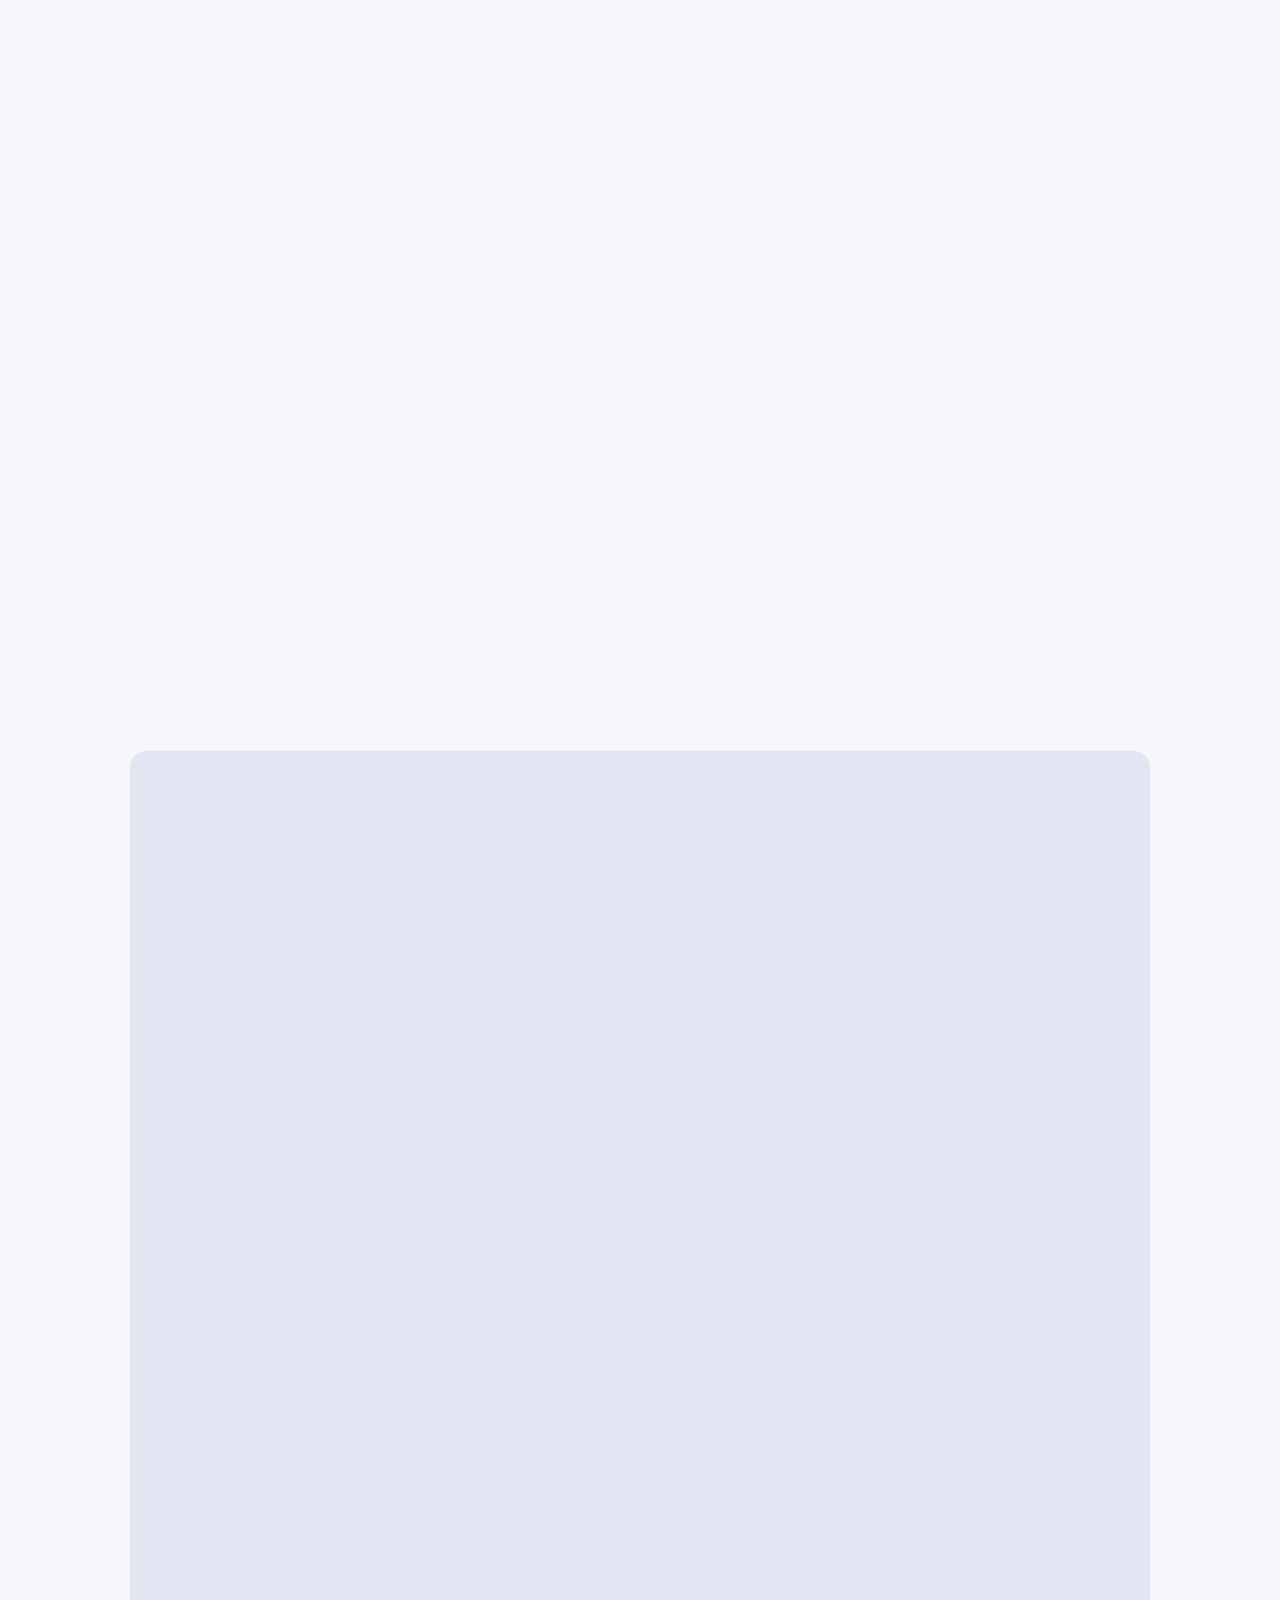
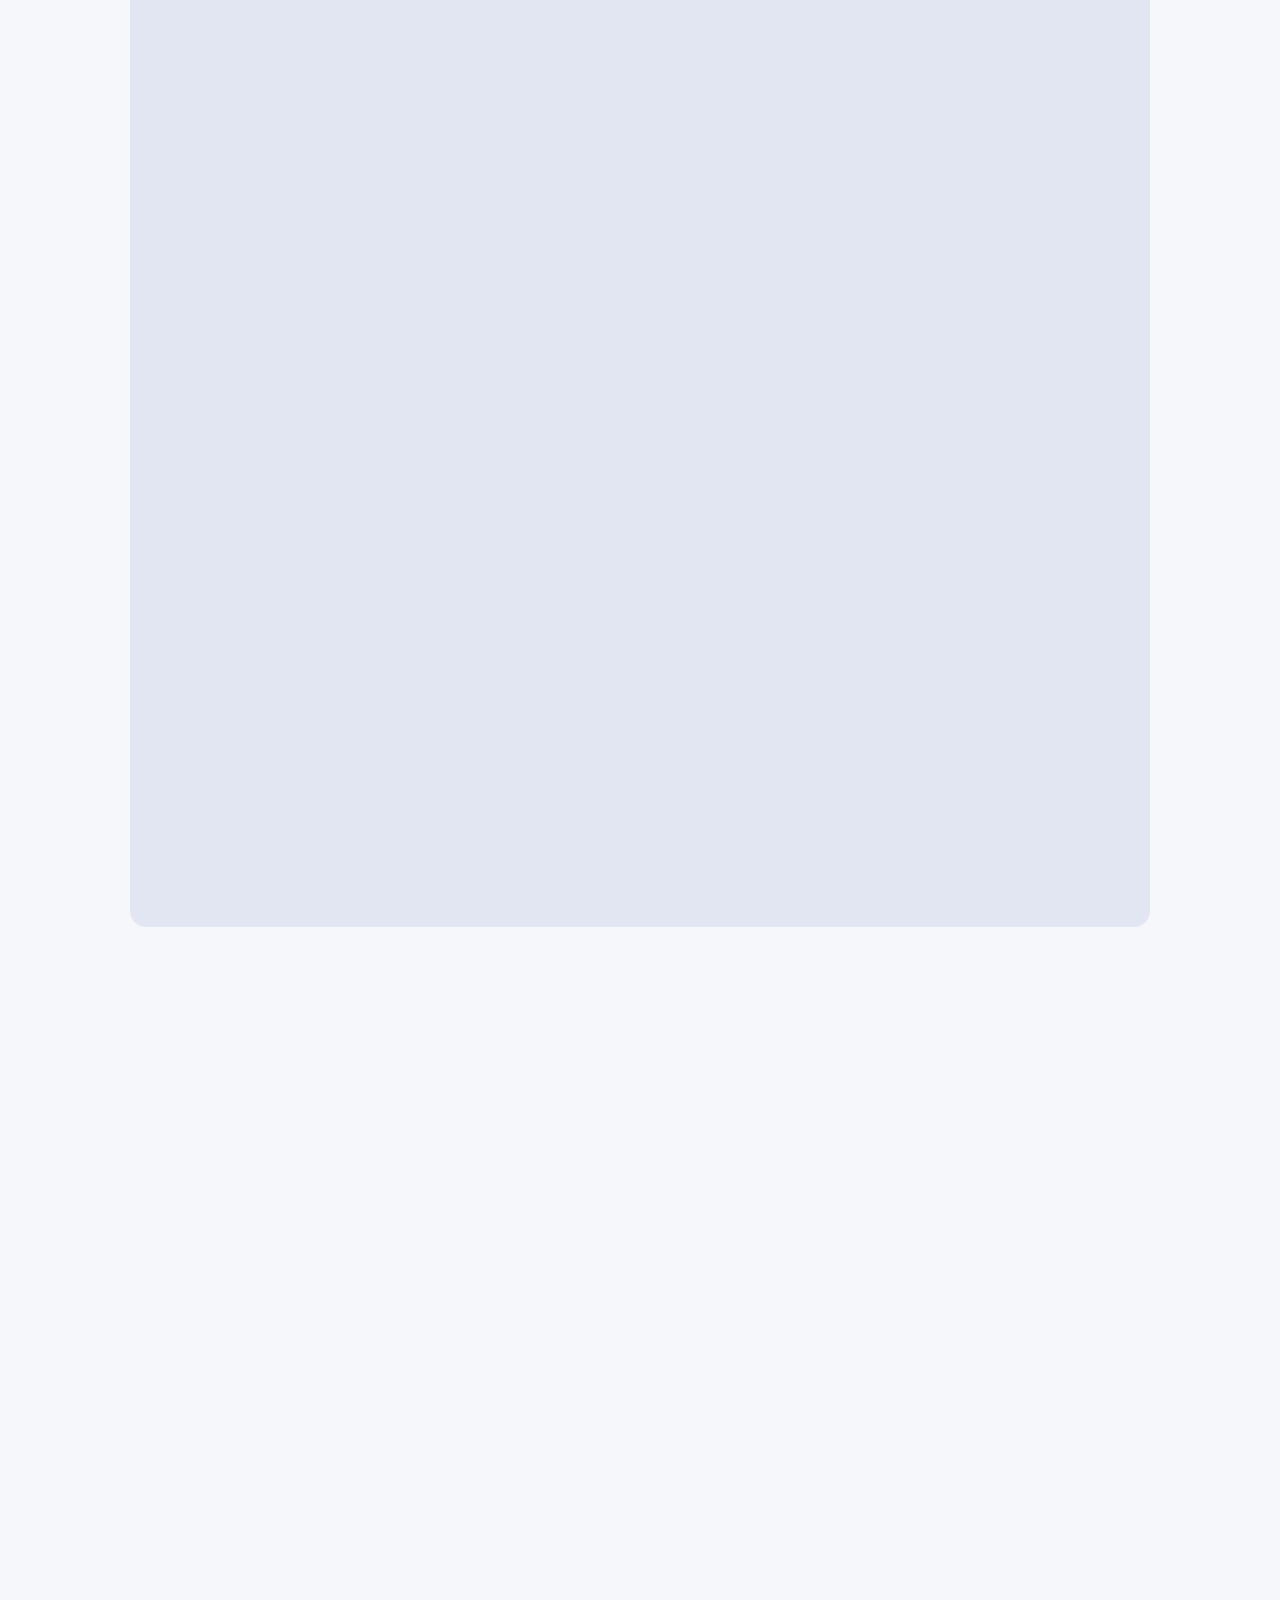
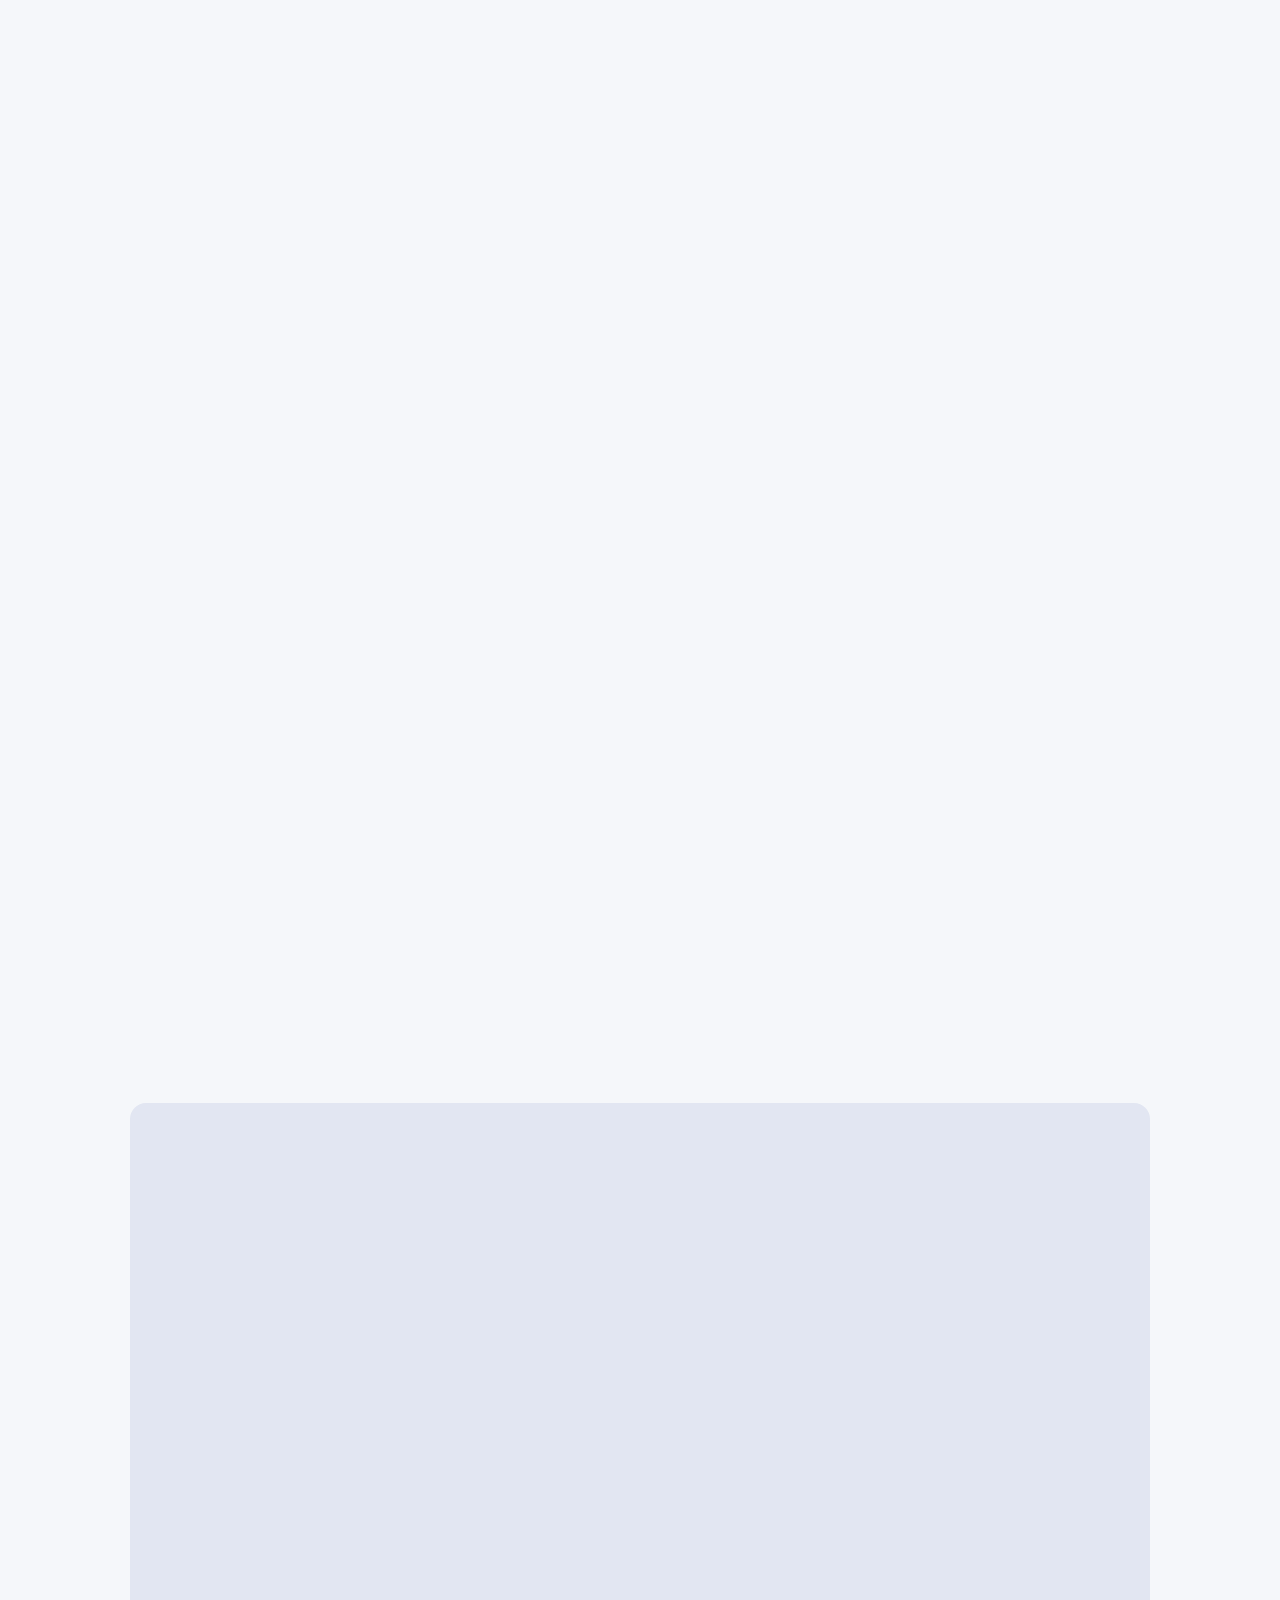
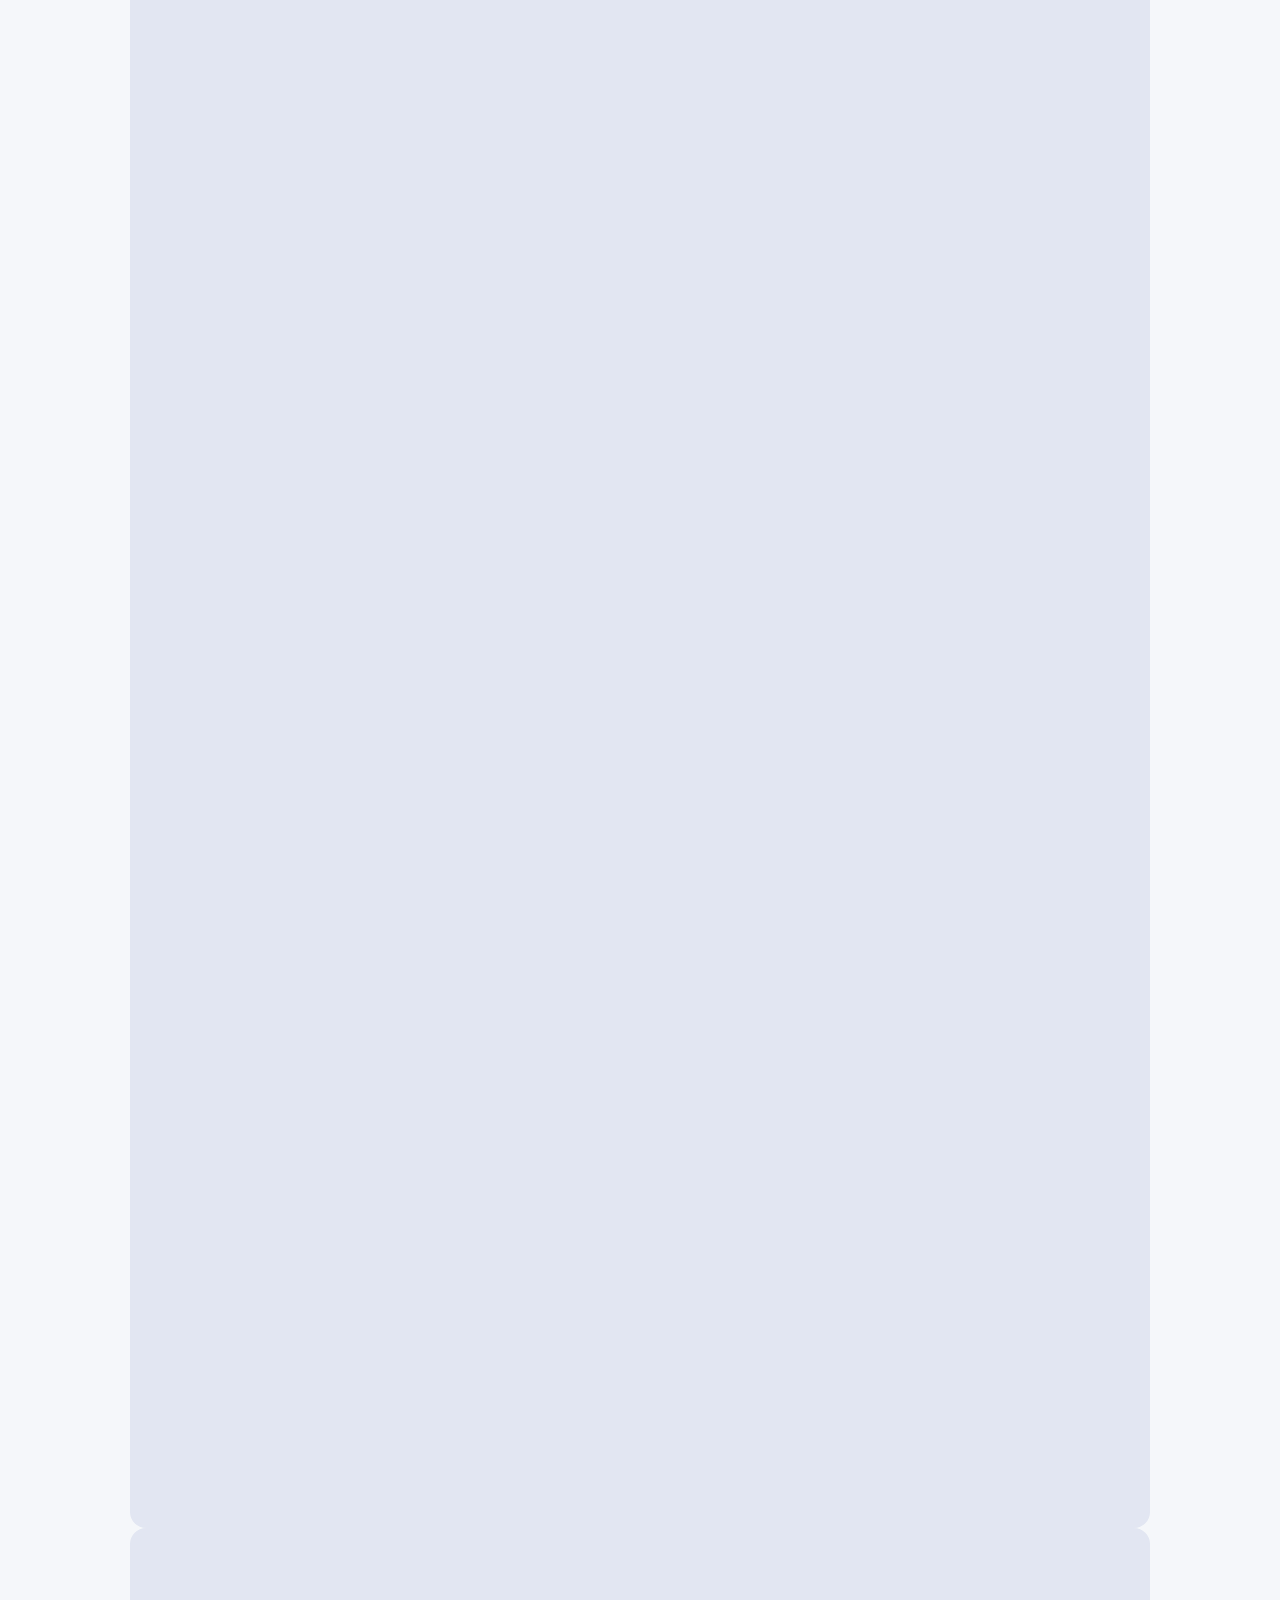
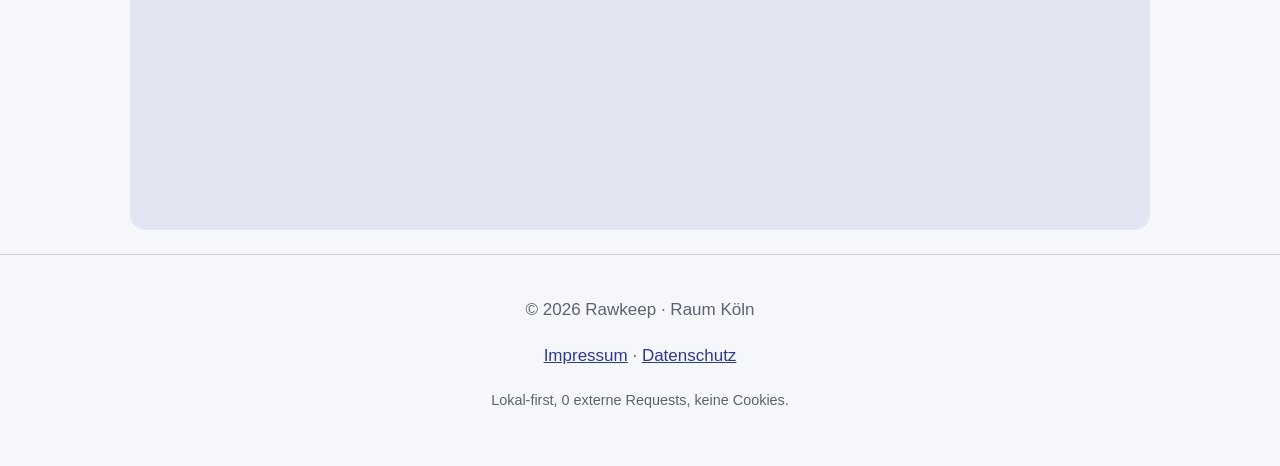
<file: szenarien.html>
<!doctype html>
<html lang="de">
<head>
  <meta charset="utf-8">
  <meta name="viewport" content="width=device-width, initial-scale=1">
  <title>Klickda — Drei Lagen, die Sie kennen</title>
  <meta name="description" content="Drei echte Lagen aus Versand, Debitoren und CRM — mit Zahlen aus der Demo, dem Weg durch die ERP-Maske von heute und dem Klick mit Klickda. Rechnen Sie aus, was der Status quo Sie im Jahr kostet.">
  <meta property="og:title" content="Klickda — Drei Lagen, die Sie kennen">
  <meta property="og:description" content="Montagmorgen im Exportversand, Monatsende in Business Central, Kreditsperren im CRM: so läuft es heute, so läuft es mit einem Klick. Mit Rechner.">
  <meta property="og:type" content="article">
  <link rel="icon" href="favicon.svg" type="image/svg+xml">
  <link rel="manifest" href="site.webmanifest">
  <link rel="stylesheet" href="effects.css">
  <link rel="stylesheet" href="modern.css">
  <link rel="stylesheet" href="styles.css">
  <noscript><style>[data-reveal] { opacity: 1 !important; transform: none !important; }</style></noscript>
</head>
<body>
<a class="skip" href="#montag-versand">Zum Inhalt springen</a>

<header class="kopf" data-nav-shrink>
  <div class="zeile">
    <a class="marke" href="index.html" aria-label="Klickda — zur Startseite"><svg class="icon icon-marke" viewBox="0 0 32 32" aria-hidden="true"><rect width="32" height="32" rx="7" fill="currentColor"/><path d="M9 17l5 5 9-11" fill="none" stroke="#fff" stroke-width="3.2" stroke-linecap="round" stroke-linejoin="round"/></svg>Klickda</a>
    <nav aria-label="Hauptnavigation" class="nav" id="nav">
      <a href="index.html#produkt">Produkt</a>
      <a href="szenarien.html" aria-current="page">Szenarien</a>
      <a href="index.html#sicherheit">Sicherheit</a>
      <a href="index.html#wege">Kein Lock-in</a>
      <a href="pilot.html">Pilot</a>
      <a href="index.html#kontakt">Kontakt</a>
    </nav>
    <a class="knopf knopf-primaer kopf-cta" href="index.html#kontakt">Pilot anfragen</a>
    <button class="nav-schalter" aria-expanded="false" aria-controls="nav" id="navSchalter">
      <span class="sr-only">Menü öffnen</span><svg class="icon" viewBox="0 0 24 24" fill="none" stroke="currentColor" stroke-width="2" stroke-linecap="round" aria-hidden="true"><path d="M3 6h18M3 12h18M3 18h18"/></svg>
    </button>
  </div>
</header>

<main id="start">

  <section class="held bg-glow">
    <div class="inhalt">
      <p class="held-ueberzeile">Drei Lagen, drei Systeme, ein Klick</p>
      <h1>So sieht Ihr Dienstag aus.</h1>
      <p class="held-text">Jede Lage hier ist eine echte Demo: Daten in nachgebauten Gateways, dieselben Sichten und Regeln, die ein Pilot bekommt, Bildschirmfotos aus der automatischen Abnahme. Die Zahlen stehen so im Code und werden bei jedem Stand nachgezählt. Und am Ende jeder Lage rechnen Sie selbst, was der Status quo kostet — mit Ihren Zahlen.</p>
      <p class="held-neben"><code>npm run demo -- --szenario montag-versand</code> startet jede Lage lokal, ohne echtes System.</p>
    </div>
  </section>

  <section class="abschnitt" id="montag-versand">
    <h2 data-reveal>1 · Montagmorgen im Exportversand</h2>
    <p class="abschnitt-intro" data-reveal>SAP S/4HANA · API_OUTBOUND_DELIVERY_SRV · Pilot-Paket Exportversand</p>
    <p data-reveal>Es ist 7:40 Uhr. Der LKW nach Antwerpen holt um 14:00 ab. In VL06O stehen die heute fälligen Lieferungen, aber die Liste sagt nicht, welche davon noch keinen Spediteur haben, welche eine Haus-Sperre tragen, die längst geprüft ist, und welche Gefahrgut sind.</p>
    <dl class="stand zahlen" data-reveal>
      <div><dt><span data-szenario="montag-versand" data-zahl="heuteFaellig">38</span></dt><dd>Lieferungen heute fällig</dd></div>
      <div><dt><span data-szenario="montag-versand" data-zahl="ohneSpediteur">11</span></dt><dd>davon ohne Spediteur</dd></div>
      <div><dt><span data-szenario="montag-versand" data-zahl="hausSperren">7</span></dt><dd>mit Haus-Sperre, Prüfung längst erledigt</dd></div>
      <div><dt><span data-szenario="montag-versand" data-zahl="gefahrgut">5</span></dt><dd>Gefahrgut — Papiere vor 14:00</dd></div>
      <div><dt><span data-szenario="montag-versand" data-zahl="dieseWoche">98</span></dt><dd>offen bis Ende der Woche</dd></div>
    </dl>
    <figure class="bild" data-reveal>
      <img src="szenario-montag-versand.png" width="1280" height="800" alt="Klickda, Bereich Exportversand, Sicht „Heute fällig": 38 Lieferungen mit Spalten Plan-WA, Spediteur, Gefahrgut, WA, Sperre; je Zeile die Knöpfe „Versand vorbereiten …", „Spediteur …", „Plan-WA …"; oben der Tagesbericht mit offenen Vorschlägen." loading="lazy">
      <figcaption>Die Sicht „Heute fällig" aus der Demo — Zahlen oben, ein Knopf je Handgriff, Vorschläge der Regel im Bericht.</figcaption>
    </figure>
    <div class="karten">
      <article class="karte" data-reveal><h3>Heute</h3><p>VL02N öffnen, Lieferung eingeben, Reiter wechseln, Feld setzen, sichern — je Lieferung. Dazwischen die Liste neu laden, damit man weiß, wo man steht. Achtzehn Vorgänge, bevor der erste Spediteur angerufen ist.</p></article>
      <article class="karte" data-reveal data-delay="1"><h3>Mit Klickda</h3><p>Die Sicht zeigt die Lage mit Zahlen. „Ohne Spediteur": je Zeile „Versand vorbereiten …" — Spediteur und Plan-Warenausgang in einem Klick. Die Regel „Haus-Sperren fällig" schlägt die geprüften Sperren vor, „Alle freigeben" erledigt sie mit Namen im Protokoll. Jeder Klick ein PATCH mit frischem ETag, jeder rückgängig.</p></article>
    </div>
    <form class="formular rechner" data-rechner="montag-versand" data-vorgaenge="18" data-minuten="4" data-klicks="12" data-reveal>
      <h3>Was der Status quo kostet — mit Ihren Zahlen</h3>
      <div class="rechner-felder">
        <label>Vorgänge je Tag<input name="vorgaenge" type="number" min="0" value="18"></label>
        <label>Minuten je Vorgang in der Maske<input name="minuten" type="number" min="0" step="0.5" value="4"></label>
        <label>Stundensatz in €<input name="stundensatz" type="number" min="0" value="65"></label>
      </div>
      <dl class="stand rechner-aus">
        <div><dt data-aus="statusQuoMin">72 min</dt><dd>je Tag in der Maske heute</dd></div>
        <div><dt data-aus="klickdaMin">3 min</dt><dd>je Tag mit Klickda (¼ Minute je Klick, 12 Klicks)</dd></div>
        <div><dt data-aus="stundenJahr">288 h</dt><dd>gewonnen im Jahr, bei 250 Arbeitstagen</dd></div>
        <div><dt data-aus="euroJahr">18.688 €</dt><dd>im Jahr — und der LKW wartet nicht</dd></div>
      </dl>
      <p class="hinweis-klein">Annahmen, nicht Messungen: vier Minuten je VL02N-Runde, 250 Arbeitstage. Der Rechner rechnet lokal, sendet nichts.</p>
    </form>
  </section>

  <section class="abschnitt abschnitt-hell" id="monatsende-debitoren">
    <h2 data-reveal>2 · Monatsende: vergessene Liefersperren in Business Central</h2>
    <p class="abschnitt-intro" data-reveal>Microsoft Dynamics 365 Business Central · API v2.0</p>
    <p data-reveal>Die Buchhaltung hat Zahlungseingänge gebucht. Die Liefersperre (Ship) wurde beim Mahnen gesetzt — zurückgenommen wird sie, wenn jemand daran denkt. Niemand denkt daran. Der Vertrieb erfährt es, wenn der Auftrag hängt.</p>
    <dl class="stand zahlen" data-reveal>
      <div><dt><span data-szenario="monatsende-debitoren" data-zahl="gesperrt">14</span></dt><dd>Debitoren mit Liefersperre</dd></div>
      <div><dt><span data-szenario="monatsende-debitoren" data-zahl="ohneSaldo">9</span></dt><dd>davon mit Saldo 0 — die Sperre hat ihren Grund verloren</dd></div>
    </dl>
    <figure class="bild" data-reveal>
      <img src="szenario-monatsende-debitoren.png" width="1280" height="800" alt="Klickda, Bereich Debitoren, Sicht „Gesperrte Debitoren": 14 Zeilen mit Spalten Debitor, Name, Ort, Land, Offen, Sperre; je Zeile der Knopf „Sperre aufheben"." loading="lazy">
      <figcaption>Die gesperrten Debitoren aus Business Central — neun davon mit Saldo 0, die Regel findet sie.</figcaption>
    </figure>
    <div class="karten">
      <article class="karte" data-reveal><h3>Heute</h3><p>Debitorenliste filtern, Kundenkarte öffnen, Saldo prüfen, Sperre auf leer setzen — je Debitor. Oder warten, bis sich jemand beschwert. Dann ist der Auftrag schon zwei Tage alt.</p></article>
      <article class="karte" data-reveal data-delay="1"><h3>Mit Klickda</h3><p>Die Regel „Liefersperre ohne offenen Saldo" findet jeden gesperrten Debitor mit Saldo 0 und legt Vorschläge an — sie schreibt nichts. Ein Blick, „Alle freigeben": jede Freigabe mit Name und Zeit im Protokoll, jede rückgängig machbar. Und morgen läuft die Regel wieder.</p></article>
    </div>
    <form class="formular rechner" data-rechner="monatsende-debitoren" data-vorgaenge="9" data-minuten="3" data-klicks="2" data-reveal>
      <h3>Was der Status quo kostet — mit Ihren Zahlen</h3>
      <div class="rechner-felder">
        <label>Vorgänge je Tag<input name="vorgaenge" type="number" min="0" value="9"></label>
        <label>Minuten je Vorgang in der Maske<input name="minuten" type="number" min="0" step="0.5" value="3"></label>
        <label>Stundensatz in €<input name="stundensatz" type="number" min="0" value="65"></label>
      </div>
      <dl class="stand rechner-aus">
        <div><dt data-aus="statusQuoMin">27 min</dt><dd>je Tag in der Kundenkarte heute</dd></div>
        <div><dt data-aus="klickdaMin">0,5 min</dt><dd>je Tag mit Klickda (Regel prüfen, alle freigeben)</dd></div>
        <div><dt data-aus="stundenJahr">110 h</dt><dd>gewonnen im Jahr</dd></div>
        <div><dt data-aus="euroJahr">7.177 €</dt><dd>im Jahr — ohne die Aufträge, die nicht mehr hängen</dd></div>
      </dl>
      <p class="hinweis-klein">Annahmen, nicht Messungen: drei Minuten je Kundenkarte, 250 Arbeitstage. Der Rechner rechnet lokal, sendet nichts.</p>
    </form>
  </section>

  <section class="abschnitt" id="kreditsperre-crm">
    <h2 data-reveal>3 · Vertrieb wartet: Kreditsperren im CRM</h2>
    <p class="abschnitt-intro" data-reveal>Microsoft Dataverse · Dynamics 365 Sales</p>
    <p data-reveal>Zwölf Konten stehen auf Kreditsperre. Für acht davon hat die Finanzabteilung ein neues Limit genehmigt — per Mail. Im CRM sind es zwei Masken je Konto: Sperre weg, Limit eintragen. Bis dahin kann der Vertrieb kein Angebot freigeben.</p>
    <dl class="stand zahlen" data-reveal>
      <div><dt><span data-szenario="kreditsperre-crm" data-zahl="gesperrt">12</span></dt><dd>Konten mit Kreditsperre</dd></div>
      <div><dt><span data-szenario="kreditsperre-crm" data-zahl="genehmigt">8</span></dt><dd>davon mit genehmigtem Limit, noch nicht eingetragen</dd></div>
    </dl>
    <figure class="bild" data-reveal>
      <img src="szenario-kreditsperre-crm.png" width="1280" height="800" alt="Klickda, Bereich Konten (CRM), Sicht „Konten mit Kreditsperre": 12 Zeilen mit Spalten Konto, Name, Ort, Land, Kreditlimit, Kreditsperre; je Zeile die Knöpfe „Freigeben …" und „Sperre aufheben"." loading="lazy">
      <figcaption>Die gesperrten Konten aus Dataverse — „Freigeben …" fragt das Limit und erledigt beide Felder.</figcaption>
    </figure>
    <div class="karten">
      <article class="karte" data-reveal><h3>Heute</h3><p>Konto suchen, Formular öffnen, Kreditsperre abwählen, speichern; Limit-Feld, Betrag, speichern — und die Mail mit der Genehmigung daneben. Acht Mal. Vergisst man das zweite Speichern, steht das Konto frei, aber ohne Limit.</p></article>
      <article class="karte" data-reveal data-delay="1"><h3>Mit Klickda</h3><p>„Freigeben …" am Konto fragt das Limit und erledigt beide Felder als einen Ablauf: Sperre weg, Limit neu. Bricht der zweite Schritt ab, nimmt Klickda den ersten zurück — es gibt kein freies Konto ohne Limit. Ein Klick, ein Protokolleintrag, rückgängig als Ganzes.</p></article>
    </div>
    <form class="formular rechner" data-rechner="kreditsperre-crm" data-vorgaenge="8" data-minuten="5" data-klicks="8" data-reveal>
      <h3>Was der Status quo kostet — mit Ihren Zahlen</h3>
      <div class="rechner-felder">
        <label>Vorgänge je Tag<input name="vorgaenge" type="number" min="0" value="8"></label>
        <label>Minuten je Vorgang in den Masken<input name="minuten" type="number" min="0" step="0.5" value="5"></label>
        <label>Stundensatz in €<input name="stundensatz" type="number" min="0" value="65"></label>
      </div>
      <dl class="stand rechner-aus">
        <div><dt data-aus="statusQuoMin">40 min</dt><dd>je Tag in zwei Masken heute</dd></div>
        <div><dt data-aus="klickdaMin">2 min</dt><dd>je Tag mit Klickda (ein Klick je Konto)</dd></div>
        <div><dt data-aus="stundenJahr">158 h</dt><dd>gewonnen im Jahr</dd></div>
        <div><dt data-aus="euroJahr">10.292 €</dt><dd>im Jahr — und kein Angebot wartet auf ein Feld</dd></div>
      </dl>
      <p class="hinweis-klein">Annahmen, nicht Messungen: fünf Minuten je Konto über zwei Masken, 250 Arbeitstage. Der Rechner rechnet lokal, sendet nichts.</p>
    </form>
  </section>

  <section class="abschnitt abschnitt-hell" id="belegdurchlauf">
    <h2 data-reveal>4 · Der Auftrag auf dem Weg durchs Haus</h2>
    <p class="abschnitt-intro" data-reveal>Microsoft Dynamics 365 Business Central · Kundenaufträge, Anlieferung, Retouren</p>
    <p data-reveal>Ein Kunde bestellt, ein Lieferant liefert an, ein anderer schickt zurück. Jeder Beleg wandert durch Vertrieb, Disposition, Freigabe, Lager, Versand und Buchhaltung — und in jeder Abteilung heißt das: Beleg suchen, öffnen, Status prüfen, Feld setzen, freigeben, buchen. Fünf Abteilungen, fünf Listen, und keine sagt, was heute dran ist.</p>
    <dl class="stand zahlen" data-reveal>
      <div><dt><span data-szenario="belegdurchlauf" data-zahl="freizugeben">24</span></dt><dd>Aufträge mit Termin, seit Tagen offen — nicht freigegeben</dd></div>
      <div><dt><span data-szenario="belegdurchlauf" data-zahl="ohneTermin">17</span></dt><dd>Aufträge ohne Liefertermin (Disposition)</dd></div>
      <div><dt><span data-szenario="belegdurchlauf" data-zahl="versandHeute">31</span></dt><dd>freigegeben und heute zu liefern (Versand)</dd></div>
      <div><dt><span data-szenario="belegdurchlauf" data-zahl="wareneingang">17</span></dt><dd>Bestellungen bis heute erwartet (Wareneingang)</dd></div>
      <div><dt><span data-szenario="belegdurchlauf" data-zahl="ueberfaellig">5</span></dt><dd>davon überfällig — der Lieferant hat verschoben</dd></div>
      <div><dt><span data-szenario="belegdurchlauf" data-zahl="retourenEntwurf">6</span></dt><dd>Gutschriften zur Retoure im Entwurf (Buchhaltung)</dd></div>
    </dl>
    <figure class="bild" data-reveal>
      <img src="szenario-belegdurchlauf.png" width="1280" height="800" alt="Klickda, Bereich Kundenaufträge, Sicht „Versand: heute fällig": 31 freigegebene Aufträge mit Spalten Auftrag, Kunde, Bestellt, Liefertermin, Betrag, Status, Geliefert; je Zeile der dunkle Knopf „Liefern + Rechnung" und „Zurück an Vertrieb"; oben die Bereiche Kundenaufträge, Anlieferung, Retouren." loading="lazy">
      <figcaption>Die Versand-Sicht aus der Demo — „Liefern + Rechnung" ist dunkel: eine Buchung, die Oberfläche fragt einmal, danach gibt es kein Rückgängig.</figcaption>
    </figure>
    <div class="karten">
      <article class="karte" data-reveal><h3>Heute</h3><p>Je Abteilung die eigene Liste: Belegkarte öffnen, Reiter, Feld, Status, Freigabe — und bei einer Terminverschiebung drei Masken: wieder öffnen, Datum, freigeben. Buchungen am Ende des Tages, wenn jemand dazu kommt. Was liegen bleibt, merkt der Kunde.</p></article>
      <article class="karte" data-reveal data-delay="1"><h3>Mit Klickda</h3><p>Jede Abteilung bekommt ihre Sicht. Disposition: „Termin + Freigabe …" in einem Klick. Versand: „Liefern + Rechnung" als Buchung — die Oberfläche fragt einmal, dann ist es gebucht, kein Rückgängig, der Beleg verschwindet aus der Liste wie in BC. Wareneingang: „Termin verschieben …" erledigt drei Masken als einen Ablauf. Buchhaltung bucht die Gutschrift. Die Regel schlägt die alten offenen Aufträge zur Freigabe vor.</p></article>
    </div>
    <form class="formular rechner" data-rechner="belegdurchlauf" data-vorgaenge="95" data-minuten="2" data-klicks="72" data-reveal>
      <h3>Was der Status quo kostet — mit Ihren Zahlen</h3>
      <div class="rechner-felder">
        <label>Vorgänge je Tag, alle Abteilungen<input name="vorgaenge" type="number" min="0" value="95"></label>
        <label>Minuten je Vorgang in der Belegkarte<input name="minuten" type="number" min="0" step="0.5" value="2"></label>
        <label>Stundensatz in €<input name="stundensatz" type="number" min="0" value="65"></label>
      </div>
      <dl class="stand rechner-aus">
        <div><dt data-aus="statusQuoMin">190 min</dt><dd>je Tag in Belegkarten heute, übers Haus</dd></div>
        <div><dt data-aus="klickdaMin">18 min</dt><dd>je Tag mit Klickda (ein Klick je Beleg, eine Freigabe für alle alten)</dd></div>
        <div><dt data-aus="stundenJahr">717 h</dt><dd>gewonnen im Jahr</dd></div>
        <div><dt data-aus="euroJahr">46.583 €</dt><dd>im Jahr — über fünf Abteilungen</dd></div>
      </dl>
      <p class="hinweis-klein">Annahmen, nicht Messungen: zwei Minuten je Belegkarte, 250 Arbeitstage. Der Rechner rechnet lokal, sendet nichts.</p>
    </form>
  </section>

  <section class="abschnitt abschnitt-hell" id="naechster-schritt">
    <h2 data-reveal>Ihre Lage ist eine vierte</h2>
    <p data-reveal>Jede dieser Lagen ist ein Workflow-Paket: eine Datei mit Bereich, Sichten, Kommandos, Regeln und Abläufen. Ihre Lage wird die nächste — im Pilot, mit einem Bereich, einer Sicht und einem Feld, in sechs Wochen. Was dabei entsteht, gehört Ihnen: das Übergabe-Paket enthält den Prozess, die Spezifikation mit Code und das Protokoll.</p>
    <p class="held-aktion" data-reveal>
      <a class="knopf knopf-primaer knopf-gross" href="index.html#kontakt"><svg class="icon" viewBox="0 0 24 24" fill="none" stroke="currentColor" stroke-width="2" stroke-linecap="round" stroke-linejoin="round" aria-hidden="true"><path d="M5 12h14M12 5l7 7-7 7"/></svg>Pilot anfragen</a>
      <a class="knopf knopf-sekundaer knopf-gross" href="pilot.html">So läuft ein Pilot</a>
    </p>
  </section>

</main>

<footer class="fuss">
  <p>© <span id="jahr">2026</span> Rawkeep · Raum Köln</p>
  <p><a href="impressum.html">Impressum</a> · <a href="datenschutz.html">Datenschutz</a></p>
  <p class="hinweis-klein">Lokal-first, 0 externe Requests, keine Cookies.</p>
</footer>

<script src="main.js"></script>
<script src="effects.js" defer></script>
<script src="szenarien.js" defer></script>
</body>
</html>
</file>
<file: effects.css>
/* Rawkeep Design-Kit — Basis-Styles zu effects.js + Hintergrund-Muster.
   Alles über CSS-Variablen themebar; kein externes Asset, kein CDN.

   Muster-Klassen erwarten zwei Variablen im :root des Projekts:
     --kit-akzent   (Musterfarbe, z. B. Markenfarbe)
     --kit-flaeche  (Hintergrund-Grundton) */

/* ── Scroll-Reveal ─────────────────────────────────────────────────── */
[data-reveal] {
  opacity: 0;
  transform: translateY(18px);
  transition: opacity .6s ease, transform .6s ease;
}
[data-reveal].sichtbar { opacity: 1; transform: none; }
@media (prefers-reduced-motion: reduce) {
  [data-reveal] { opacity: 1; transform: none; transition: none; }
}

/* ── Hover-Lift für Karten ─────────────────────────────────────────── */
.lift { transition: transform .25s ease, box-shadow .25s ease; }
.lift:hover {
  transform: translateY(-4px);
  box-shadow: 0 12px 28px rgba(0, 0, 0, .10);
}
@media (prefers-reduced-motion: reduce) { .lift, .lift:hover { transform: none; } }

/* ── Navigation schrumpft beim Scrollen (data-nav-shrink) ──────────── */
[data-nav-shrink] { transition: padding .25s ease, box-shadow .25s ease; }
[data-nav-shrink].geschrumpft { box-shadow: 0 2px 14px rgba(0, 0, 0, .08); }

/* ── Hintergrund-Muster (reine CSS-Gradients — 0 Bytes Bilddaten) ──── */
.bg-verlauf {
  background: linear-gradient(160deg,
    var(--kit-flaeche, #faf7f2) 0%,
    color-mix(in srgb, var(--kit-akzent, #888) 12%, var(--kit-flaeche, #faf7f2)) 55%,
    var(--kit-flaeche, #faf7f2) 100%);
}
.bg-punkte {
  background-image: radial-gradient(
    color-mix(in srgb, var(--kit-akzent, #888) 22%, transparent) 1.5px, transparent 1.5px);
  background-size: 26px 26px;
}
.bg-wellen {
  background-image: repeating-linear-gradient(-35deg,
    color-mix(in srgb, var(--kit-akzent, #888) 8%, transparent) 0 2px,
    transparent 2px 18px);
}
.bg-glow {
  background:
    radial-gradient(60% 50% at 50% 0%,
      color-mix(in srgb, var(--kit-akzent, #888) 18%, transparent), transparent 70%),
    var(--kit-flaeche, #faf7f2);
}

/* ── Parallax-Bühne: Ebenen sauber beschneiden ─────────────────────── */
.parallax-buehne { position: relative; overflow: hidden; }
.parallax-buehne > [data-parallax] {
  position: absolute; inset: -20% 0; z-index: 0; pointer-events: none;
  will-change: transform;
}
.parallax-buehne > .inhalt { position: relative; z-index: 1; }
</file>
<file: modern.css>
/* Rawkeep Design-Kit — modern.css (2026)
   ──────────────────────────────────────────────────────────────────────
   Was heutige Browser können und wir bisher liegen ließen. Alles hier ist
   **Progressive Enhancement**: Fehlt ein Feature, sieht die Seite aus wie
   vorher — nichts bricht. Und alles ist nativ: 0 KB Bibliothek, 0 CDN.

   Nach effects.css einbinden:
     <link rel="stylesheet" href="effects.css">
     <link rel="stylesheet" href="modern.css">

   Die vier großen Gewinne:
   1. Scroll-Animationen OHNE JavaScript (animation-timeline) — läuft auf
      dem Compositor, also flüssig auch auf schwachen Geräten.
   2. Dark Mode ab Werk (light-dark()) — eine Zeile statt zwei Paletten.
   3. Weiche Seitenwechsel (View Transitions) — auch ohne Framework.
   4. Typografie, die sich selbst umbricht (text-wrap: balance/pretty).
────────────────────────────────────────────────────────────────────── */

/* ── 0. Farbraum: OKLCH statt HEX ──────────────────────────────────────
   OKLCH ist wahrnehmungsgleich: gleiche Lightness = gleich hell für das
   Auge. Damit lassen sich Paletten rechnerisch ableiten, ohne dass eine
   Stufe „schmutzig" wirkt — bei HEX/HSL passiert genau das.
   Die Marken-Variablen bleiben; hier entstehen nur Ableitungen daraus. */
@supports (color: oklch(0.5 0.1 250)) {
  :root {
    /* Aufhellen/Abdunkeln ohne Farbstich — Basis für Hover, Ränder, Flächen */
    --kit-akzent-hell: color-mix(in oklch, var(--kit-akzent, #888) 55%, white);
    --kit-akzent-dunkel: color-mix(in oklch, var(--kit-akzent, #888) 80%, black);
    --kit-akzent-zart: color-mix(in oklch, var(--kit-akzent, #888) 12%, transparent);
  }
}

/* ── 1. Dark Mode ab Werk ──────────────────────────────────────────────
   light-dark() liefert beide Werte in EINER Deklaration. Voraussetzung ist
   `color-scheme` — das schaltet auch Formularfelder, Scrollbalken und
   Auswahlfarben des Browsers mit um (das vergessen die meisten). */
@supports (color: light-dark(white, black)) {
  :root {
    color-scheme: light dark;
    --kit-flaeche-auto: light-dark(var(--kit-flaeche, #faf7f2), oklch(0.18 0.01 260));
    --kit-tinte-auto: light-dark(oklch(0.25 0.02 260), oklch(0.94 0.01 260));
    --kit-karte-auto: light-dark(white, oklch(0.23 0.012 260));
    --kit-linie-auto: light-dark(oklch(0.9 0.01 60), oklch(0.32 0.012 260));
  }
  /* Opt-in: Klasse ans <html>, dann übernehmen die Flächen den Auto-Wert.
     Bewusst NICHT global erzwungen — bestehende Seiten bleiben unberührt. */
  html.auto-theme body {
    background: var(--kit-flaeche-auto);
    color: var(--kit-tinte-auto);
  }
  html.auto-theme .karte { background: var(--kit-karte-auto); border-color: var(--kit-linie-auto); }
}

/* ── 2. Scroll-Animationen ohne JavaScript ─────────────────────────────
   `animation-timeline: view()` koppelt eine Animation an die Sichtbarkeit
   des Elements. Der Browser rechnet das auf dem Compositor — kein
   IntersectionObserver, kein Scroll-Listener, kein Ruckeln.
   Fallback: Ohne Unterstützung greift weiter effects.js (data-reveal). */
@supports (animation-timeline: view()) {
  @media (prefers-reduced-motion: no-preference) {
    /* Einblenden beim Hereinscrollen — übernimmt data-reveal von effects.js.
       Gleiches Attribut, andere Technik: bestehende Seiten profitieren
       sofort, ohne dass eine Zeile HTML geändert werden muss. */
    [data-reveal] {
      animation: kit-auftauchen linear both;
      animation-timeline: view();
      /* Start, wenn 15 % unterhalb der Kante; fertig bei 40 % Sichtbarkeit */
      animation-range: entry 15% cover 40%;
    }
    /* data-delay staffelt weiterhin — nativ über einen späteren Startpunkt */
    [data-reveal][data-delay="1"] { animation-range: entry 22% cover 46%; }
    [data-reveal][data-delay="2"] { animation-range: entry 29% cover 52%; }

    /* Parallax ohne JS: Ebene wandert langsamer als der Scroll */
    .parallax-buehne > [data-parallax] {
      animation: kit-parallax linear both;
      animation-timeline: view();
      animation-range: cover;
    }

    /* Lesefortschritt am Seitenkopf — eine Zeile statt eines Skripts */
    [data-fortschritt] {
      transform-origin: 0 50%;
      animation: kit-fortschritt linear both;
      animation-timeline: scroll(root block);
    }

    /* Sticky-Szene: Element bleibt stehen und skaliert sanft mit */
    [data-buehne] {
      animation: kit-buehne linear both;
      animation-timeline: view();
      animation-range: entry 0% exit 100%;
    }
  }
}

@keyframes kit-auftauchen {
  from { opacity: 0; transform: translateY(22px); }
  to { opacity: 1; transform: none; }
}
@keyframes kit-parallax {
  from { transform: translateY(-8%); }
  to { transform: translateY(8%); }
}
@keyframes kit-fortschritt {
  from { transform: scaleX(0); }
  to { transform: scaleX(1); }
}
@keyframes kit-buehne {
  from { opacity: 0; transform: scale(0.96); }
  20%, 80% { opacity: 1; transform: none; }
  to { opacity: 0.35; transform: scale(0.98); }
}

/* ── 3. Weiche Seitenwechsel (View Transitions für klassische Seiten) ───
   Gilt für ganz normale Links zwischen HTML-Seiten — kein Framework, kein
   Router. Browser ohne Unterstützung springen wie immer hart um. */
@view-transition { navigation: auto; }

@media (prefers-reduced-motion: no-preference) {
  ::view-transition-old(root) { animation: kit-raus .18s ease both; }
  ::view-transition-new(root) { animation: kit-rein .28s ease both; }
}
@keyframes kit-raus { to { opacity: 0; } }
@keyframes kit-rein { from { opacity: 0; transform: translateY(8px); } }

/* Elemente, die über Seiten hinweg „mitwandern" sollen (Logo, Held-Bild):
   gleicher Name auf beiden Seiten ⇒ der Browser morpht sie ineinander. */
.marke { view-transition-name: marke; }

/* ── 4. Typografie, die sich selbst umbricht ───────────────────────────
   `balance` verteilt Überschriften gleichmäßig auf die Zeilen (max. ~6),
   `pretty` verhindert Schusterjungen im Fließtext. Kostenlos, sofort
   sichtbar — der billigste Qualitätsgewinn überhaupt. */
h1, h2, h3, .held h1, blockquote { text-wrap: balance; }
p, li, figcaption, .abschnitt-intro { text-wrap: pretty; }

/* Fließende Schriftgrößen ohne Media-Queries.
   clamp(Minimum, Wunsch, Maximum) — skaliert stufenlos mit dem Viewport. */
:root {
  --kit-h1: clamp(2rem, 1.4rem + 3vw, 3.4rem);
  --kit-h2: clamp(1.35rem, 1.1rem + 1.2vw, 1.9rem);
  --kit-text: clamp(1rem, 0.97rem + 0.15vw, 1.12rem);
}
.held h1, .fluid h1 { font-size: var(--kit-h1); line-height: 1.12; }
.fluid h2 { font-size: var(--kit-h2); }
.fluid { font-size: var(--kit-text); }

/* ── 5. Container Queries — Komponenten statt Seiten denken ────────────
   Eine Karte weiß nicht, wie breit das Fenster ist — sie soll wissen, wie
   viel Platz SIE hat. Dadurch funktioniert dieselbe Karte in Sidebar und
   Hauptspalte, ohne Sonderfälle. */
@supports (container-type: inline-size) {
  .karten, .preis-raster, .kpi-raster { container-type: inline-size; }

  @container (min-width: 34rem) {
    .karte.breit { display: grid; grid-template-columns: auto 1fr; gap: 1rem; }
  }
  @container (max-width: 22rem) {
    .karte { padding: 14px 16px; }
    .karte h3 { font-size: 1rem; }
  }
}

/* ── 6. Sanftes Erscheinen für Dialoge und Popover ─────────────────────
   @starting-style beschreibt den Zustand VOR dem ersten Frame; zusammen
   mit `transition-behavior: allow-discrete` lassen sich damit Elemente
   animieren, die von display:none kommen — bisher nur mit JS möglich. */
@supports (transition-behavior: allow-discrete) {
  [popover], dialog {
    opacity: 0;
    transform: translateY(6px);
    transition: opacity .2s ease, transform .2s ease, overlay .2s allow-discrete,
      display .2s allow-discrete;
  }
  [popover]:popover-open, dialog[open] { opacity: 1; transform: none; }
  @starting-style {
    [popover]:popover-open, dialog[open] { opacity: 0; transform: translateY(6px); }
  }
}

/* ── 7. Formularfelder, die mitwachsen ─────────────────────────────────
   `field-sizing: content` lässt Textareas mit dem Inhalt wachsen —
   der klassische „Textarea-Resize per JS" entfällt komplett. */
@supports (field-sizing: content) {
  textarea.waechst { field-sizing: content; min-height: 3lh; max-height: 12lh; }
}

/* ── 8. :has() — der Eltern-Selektor ───────────────────────────────────
   Erlaubt Regeln, für die bisher eine JS-Klasse nötig war. */
@supports selector(:has(*)) {
  /* Karte mit Bild bekommt engeren Innenabstand oben */
  .karte:has(> img:first-child) { padding-top: 0; overflow: hidden; }
  /* Formular mit Fehlermeldung hebt sich ab */
  form:has(.formular-meldung[data-art="fehler"]) { outline: 2px solid #c5221f; outline-offset: 4px; }
  /* Menü offen ⇒ Seite nicht scrollen (ohne JS-Klasse am body) */
  body:has(.nav-schalter[aria-expanded="true"]) { overflow: hidden; }
}

/* ── 9. Rendering-Performance für lange Seiten ─────────────────────────
   `content-visibility: auto` überspringt das Rendern von Bereichen weit
   außerhalb des Sichtfelds. contain-intrinsic-size verhindert dabei
   Sprünge in der Scrollleiste. */
@supports (content-visibility: auto) {
  .abschnitt-lazy { content-visibility: auto; contain-intrinsic-size: auto 600px; }
}

/* ── 10. Fokus, der niemandem wehtut ───────────────────────────────────
   :focus-visible zeigt den Rahmen nur bei Tastaturbedienung — Mausklicks
   bleiben ruhig, Tastaturnutzer sehen trotzdem immer, wo sie sind. */
:where(a, button, input, select, textarea, [tabindex]):focus-visible {
  outline: 3px solid var(--kit-akzent, #1d4ed8);
  outline-offset: 2px;
  border-radius: 4px;
}

/* Bilder verhalten sich vernünftig, ohne dass man daran denken muss. */
:where(img, video, svg) { max-inline-size: 100%; block-size: auto; }
:where(img[loading="lazy"]) { background: var(--kit-akzent-zart, transparent); }
</file>
<file: styles.css>
/* Klickda — generiert von der Rawkeep Kundenseiten-Fabrik.
   Design-Tokens aus dem Branchen-Profil; mobile-first, AA-Kontraste,
   Touch-Ziele ≥ 44 px, Systemschriften, prefers-reduced-motion respektiert. */

:root {
  --flaeche: #f5f7fa;
  --karte: #ffffff;
  --tinte: #262b30;
  --grau: #5b636d;
  --linie: color-mix(in srgb, var(--akzent) 12%, #e6e4df);
  --akzent: #3949ab;
  --akzent-dunkel: #2c3a8c;
  --weich: color-mix(in srgb, var(--akzent) 10%, var(--flaeche));
  --fokus: #1d4ed8;
  --kit-akzent: var(--akzent);
  --kit-flaeche: var(--flaeche);
}

* { box-sizing: border-box; }
html { scroll-behavior: smooth; }
body {
  margin: 0; background: var(--flaeche); color: var(--tinte);
  font: 17px/1.7 -apple-system, "Segoe UI", Roboto, "Noto Sans", sans-serif;
}
h1, h2, .marke { font-family: inherit; }

.sr-only {
  position: absolute; width: 1px; height: 1px; overflow: hidden;
  clip: rect(0 0 0 0); white-space: nowrap;
}
.skip {
  position: absolute; left: -999px; top: 0; background: var(--akzent);
  color: #fff; padding: 10px 16px; z-index: 20;
}
.skip:focus { left: 8px; }
a:focus-visible, button:focus-visible, input:focus-visible, textarea:focus-visible {
  outline: 3px solid var(--fokus); outline-offset: 2px;
}
@media (prefers-reduced-motion: reduce) {
  html { scroll-behavior: auto; }
  * { animation: none !important; transition: none !important; }
}

/* Icons: Inline-SVG statt Emoji (Werksregel) — Groesse folgt der Schrift,
   Farbe folgt currentColor, damit sie in jedem Theme sitzen. */
.icon { width: 1em; height: 1em; flex: none; vertical-align: -0.125em; margin-right: .45em; }
.knopf { display: inline-flex; align-items: center; }

/* Haken der Vertrauensliste als CSS-Icon: so ueberlebt er, wenn jemand
   den Platzhaltertext ueberschreibt, und zaehlt nicht als Emoji. */
.vertrauen li { list-style: none; padding-left: 1.6em; position: relative; }
.vertrauen li::before {
  content: ""; position: absolute; left: 0; top: .2em; width: 1.1em; height: 1.1em;
  background: currentColor;
  -webkit-mask: var(--haken) center/contain no-repeat;
          mask: var(--haken) center/contain no-repeat;
}
:root { --haken: url("data:image/svg+xml,%3Csvg xmlns='http://www.w3.org/2000/svg' viewBox='0 0 24 24' fill='none' stroke='%23000' stroke-width='3' stroke-linecap='round' stroke-linejoin='round'%3E%3Cpath d='M20 6 9 17l-5-5'/%3E%3C/svg%3E"); }

/* Sprungziele nicht unter den klebenden Kopf schieben: ohne das landet
   die Ueberschrift beim Klick auf einen Anker hinter der Leiste und der
   Besucher faengt mitten im Absatz zu lesen an. */
:target, main[id], section[id], [id]:where(h1, h2, h3) { scroll-margin-top: 5rem; }

/* Kopf */
.kopf {
  position: sticky; top: 0; z-index: 10;
  background: color-mix(in srgb, var(--flaeche) 96%, transparent);
  border-bottom: 1px solid var(--linie); backdrop-filter: blur(4px);
}
.zeile {
  max-width: 1020px; margin: 0 auto; padding: 10px 16px;
  display: flex; align-items: center; gap: 14px;
}
.marke { color: var(--tinte); text-decoration: none; font-size: 1.1rem; margin-right: auto; }
.nav { display: none; gap: 4px; }
.nav a {
  color: var(--tinte); text-decoration: none; padding: 10px 12px;
  border-radius: 8px; min-height: 44px; display: inline-flex; align-items: center;
}
.nav a:hover { background: var(--weich); }
.nav-schalter {
  border: 1px solid var(--linie); background: var(--karte); border-radius: 8px;
  font-size: 1.3rem; width: 44px; height: 44px; cursor: pointer;
}
.nav.offen { display: flex; flex-direction: column; position: absolute;
  right: 12px; top: 60px; background: var(--karte); border: 1px solid var(--linie);
  border-radius: 12px; padding: 8px; box-shadow: 0 8px 24px rgba(0,0,0,.12); }

/* Sprach-Umschalter (nur bei mehrsprachigen Seiten eingesetzt) */
.sprachen { display: flex; gap: 4px; }
.sprachen button {
  min-width: 44px; min-height: 44px; border-radius: 8px; cursor: pointer;
  border: 1px solid var(--linie); background: var(--karte); color: var(--tinte);
  font: inherit; font-size: .9rem;
}
.sprachen button[aria-pressed="true"] { background: var(--akzent); color: #fff; }

/* Knöpfe */
.knopf {
  display: inline-flex; align-items: center; justify-content: center; gap: 8px;
  min-height: 44px; padding: 10px 22px; border-radius: 999px;
  text-decoration: none; font-weight: 600; border: none; cursor: pointer;
  font-size: 1rem;
}
.knopf-primaer { background: var(--akzent); color: #fff; }
.knopf-primaer:hover { background: var(--akzent-dunkel); }
.knopf-sekundaer { background: var(--weich); color: var(--tinte); }
.knopf-gross { font-size: 1.08rem; padding: 14px 26px; }
.kopf-cta { display: none; }

/* Hero */
.held { text-align: center; padding: 48px 16px 32px; }
.held .inhalt { max-width: 980px; margin: 0 auto; }
.held h1 { font-size: 2.2rem; line-height: 1.2; margin: 0 0 .6rem; }
.held-text { max-width: 36rem; margin: 0 auto 1.4rem; color: var(--grau); }
.held-aktion { margin: 0 0 .5rem; }
.held-neben a { color: var(--akzent-dunkel); }
.vertrauen {
  list-style: none; padding: 0; margin: 1.6rem 0 0;
  display: flex; flex-wrap: wrap; justify-content: center; gap: 8px;
}
.vertrauen li {
  background: var(--karte); border: 1px solid var(--linie);
  border-radius: 999px; padding: 8px 16px; font-size: .95rem;
}

/* Abschnitte */
.abschnitt { max-width: 1020px; margin: 0 auto; padding: 36px 16px; }
.abschnitt h2 { font-size: 1.5rem; margin: 0 0 .4rem; color: var(--akzent-dunkel); }
.abschnitt-intro { color: var(--grau); margin-top: 0; }

.karten { display: grid; grid-template-columns: 1fr; gap: 14px; margin-top: 18px; }
.karte {
  background: var(--karte); border: 1px solid var(--linie);
  border-radius: 14px; padding: 20px 22px;
}
.karte h3 { margin: 0 0 .4rem; font-size: 1.05rem; }
.karte p { margin: 0; color: var(--grau); }

/* Tabellen */
.preise, .zeiten { width: 100%; border-collapse: collapse; margin-top: 12px; }
.preise th, .preise td, .zeiten th, .zeiten td {
  text-align: left; padding: 12px 8px; border-bottom: 1px solid var(--linie);
}
.preise td, .zeiten td { text-align: right; font-variant-numeric: tabular-nums; white-space: nowrap; }
.preise th, .zeiten th { font-weight: 500; }
.hinweis-klein { color: var(--grau); font-size: .9rem; }

/* Kontakt */
.kontakt-raster { display: grid; grid-template-columns: 1fr; gap: 24px; margin-top: 16px; }
address { font-style: normal; margin: 12px 0; }
.formular {
  background: var(--karte); border: 1px solid var(--linie);
  border-radius: 14px; padding: 20px;
}
.formular h3 { margin-top: 0; }
.formular label { display: block; margin: 12px 0 4px; font-weight: 500; }
.formular input, .formular textarea {
  width: 100%; padding: 12px; font: inherit; border: 1px solid var(--grau);
  border-radius: 8px; background: #fff; color: var(--tinte); min-height: 44px;
}
.formular button { margin-top: 14px; width: 100%; }

/* Fuß */
.fuss {
  border-top: 1px solid var(--linie); margin-top: 24px;
  padding: 24px 16px 40px; text-align: center; color: var(--grau);
}
.fuss a { color: var(--akzent-dunkel); }

@media (min-width: 720px) {
  .nav { display: flex; }
  .kopf-cta { display: inline-flex; }
  .nav-schalter { display: none; }
  .held h1 { font-size: 3rem; }
  .karten { grid-template-columns: 1fr 1fr 1fr; }
  .kontakt-raster { grid-template-columns: 1fr 1fr; }
}

/* ── Klickda-Ergänzungen (Produkt-Showcase) ─────────────────────────── */
.icon-marke { width: 1.3em; height: 1.3em; color: var(--akzent); margin-right: .4em; }
.held-ueberzeile { margin: 0 0 .6rem; color: var(--akzent-dunkel); font-weight: 600; letter-spacing: .02em; text-transform: uppercase; font-size: .85rem; }
.held h1 { text-wrap: balance; }
.abschnitt-hell { background: var(--weich); border-radius: 16px; }
.bild { margin: 0 0 2rem; }
.bild img { width: 100%; height: auto; display: block; border-radius: 12px; border: 1px solid var(--linie); box-shadow: 0 12px 40px rgb(0 0 0 / .10); }
.bild figcaption { color: var(--grau); font-size: .95rem; margin-top: .6rem; text-wrap: pretty; }
.stufen { display: grid; gap: 16px; }
.stufe { position: relative; padding-top: 2.6rem; }
.stufe-nr { position: absolute; top: 14px; left: 18px; width: 2rem; height: 2rem; border-radius: 50%; background: var(--akzent); color: #fff; display: grid; place-items: center; font-weight: 700; }
.karten-sechs { grid-template-columns: 1fr; }
.ablauf { counter-reset: schritt; list-style: none; padding: 0; margin: 0; display: grid; gap: 12px; max-width: 760px; }
.ablauf li { counter-increment: schritt; position: relative; padding: 14px 16px 14px 3.4rem; background: var(--karte); border: 1px solid var(--linie); border-radius: 12px; }
.ablauf li::before { content: counter(schritt); position: absolute; left: 14px; top: 12px; width: 1.9rem; height: 1.9rem; border-radius: 50%; background: var(--weich); color: var(--akzent-dunkel); display: grid; place-items: center; font-weight: 700; }
.konnektoren { display: grid; gap: 16px; }
.konnektor { padding: 18px 20px; border-left: 4px solid var(--akzent); background: var(--karte); border-radius: 0 12px 12px 0; }
.konnektor h3 { margin: 0 0 .4rem; font-size: 1.05rem; }
.konnektor p { margin: 0; color: var(--grau); }
@media (min-width: 720px) {
  .stufen { grid-template-columns: repeat(3, 1fr); }
  .karten-sechs { grid-template-columns: repeat(3, 1fr); }
  .konnektoren { grid-template-columns: repeat(3, 1fr); }
}

.stand { margin: 0; display: grid; gap: 12px; max-width: 820px; }
.stand > div { background: var(--karte); border: 1px solid var(--linie); border-radius: 12px; padding: 14px 18px; }
.stand dt { font-weight: 700; color: var(--akzent-dunkel); margin-bottom: 4px; }
.stand dd { margin: 0; color: var(--grau); text-wrap: pretty; }

/* Szenarien: Zahlenleiste und Rechner */
.zahlen { grid-template-columns: repeat(auto-fit, minmax(150px, 1fr)); max-width: none; }
.zahlen dt { font-size: 2rem; line-height: 1.1; }
.zahlen dd { font-size: .92rem; }
.rechner { margin-top: 20px; }
.rechner-felder { display: grid; grid-template-columns: 1fr; gap: 10px; }
.rechner-felder label { display: flex; flex-direction: column; gap: 4px; font-weight: 600; }
.rechner-aus { margin-top: 14px; grid-template-columns: repeat(auto-fit, minmax(170px, 1fr)); max-width: none; }
.rechner-aus dt { font-size: 1.5rem; }
@media (min-width: 700px) { .rechner-felder { grid-template-columns: repeat(3, 1fr); } }
</file>
